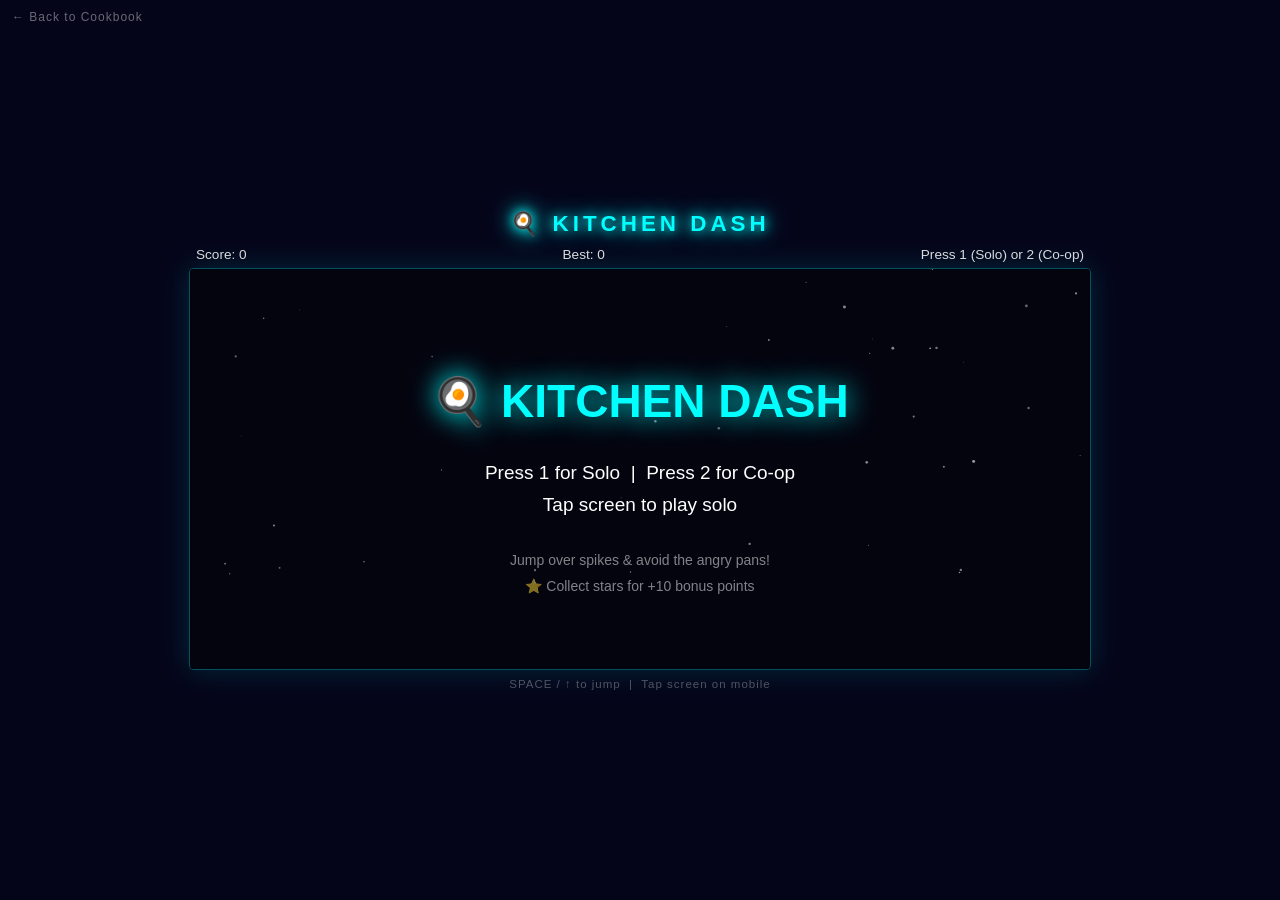
<file: startbootstrap-clean-blog-gh-pages/startbootstrap-clean-blog-gh-pages/game.html>
<!DOCTYPE html>
<html lang="en">
<head>
  <meta charset="UTF-8">
  <meta name="viewport" content="width=device-width, initial-scale=1.0">
  <title>Kitchen Dash</title>
  <style>
    * { margin: 0; padding: 0; box-sizing: border-box; }
    body {
      background: #05051a;
      display: flex;
      flex-direction: column;
      align-items: center;
      justify-content: center;
      min-height: 100vh;
      font-family: Arial, sans-serif;
      overflow: hidden;
    }
    #title {
      color: #0ff;
      font-size: 1.4rem;
      font-weight: bold;
      text-shadow: 0 0 12px #0ff, 0 0 24px #0ff;
      margin-bottom: 6px;
      letter-spacing: 4px;
    }
    #ui {
      width: 900px;
      max-width: 98vw;
      display: flex;
      justify-content: space-between;
      color: white;
      padding: 4px 6px 6px;
      font-size: 0.85rem;
      opacity: 0.85;
    }
    canvas {
      display: block;
      max-width: 98vw;
      border: 1px solid rgba(0,255,255,0.3);
      box-shadow: 0 0 30px rgba(0,255,255,0.15);
      border-radius: 4px;
    }
    #back {
      position: fixed;
      top: 10px;
      left: 12px;
      color: rgba(255,255,255,0.4);
      text-decoration: none;
      font-size: 0.75rem;
      letter-spacing: 1px;
      transition: color 0.2s, opacity 0.2s;
    }
    #back:hover { color: #0ff; }
    #hint {
      margin-top: 8px;
      color: rgba(255,255,255,0.3);
      font-size: 0.72rem;
      letter-spacing: 1px;
    }
  </style>
</head>
<body>

<a href="fromScratch.html" id="back">← Back to Cookbook</a>
<div id="title">🍳 KITCHEN DASH</div>
<div id="ui">
  <span id="score-display">Score: 0</span>
  <span id="hi-display">Best: 0</span>
  <span id="mode-display">Press 1 (Solo) or 2 (Co-op)</span>
</div>
<canvas id="game" width="900" height="400"></canvas>
<div id="hint">SPACE / ↑ to jump &nbsp;|&nbsp; Tap screen on mobile</div>

<script>
const canvas = document.getElementById("game");
const ctx = canvas.getContext("2d");

let players = [], objects = [], particles = [], floatingTexts = [];
let running = false;
let mode = 1;
let gameTime = 0;
let speed = 7;
let hiScore = parseInt(localStorage.getItem('kitchenDashHi') || '0');

const gravity = 0.7;
const JUMP = -13;
const groundY = 318;
const neon = ["#0ff", "#f0f", "#0f0", "#ff0", "#09f"];
let neonIdx = 0, neonTimer = 0;

document.getElementById('hi-display').textContent = `Best: ${hiScore}`;

// ── Player ──
function Player(x, color, keyCode) {
  this.x = x; this.y = groundY; this.vy = 0;
  this.size = 24; this.color = color; this.keyCode = keyCode;
  this.alive = true; this.score = 0; this.onGround = true;

  this.update = () => {
    this.vy += gravity;
    this.y += this.vy;
    if (this.y >= groundY) { this.y = groundY; this.vy = 0; this.onGround = true; }
    else { this.onGround = false; }
  };

  this.draw = () => {
    const s = this.size, x = this.x, y = this.y;
    ctx.shadowBlur = 14; ctx.shadowColor = this.color;
    // body
    ctx.fillStyle = this.color;
    ctx.fillRect(x, y, s, s);
    // white face
    ctx.fillStyle = 'rgba(255,255,255,0.85)';
    ctx.fillRect(x + 4, y + 6, s - 8, s - 10);
    // eyes
    ctx.fillStyle = '#333';
    ctx.fillRect(x + 6, y + 9, 4, 4);
    ctx.fillRect(x + 14, y + 9, 4, 4);
    // smile
    ctx.strokeStyle = '#333'; ctx.lineWidth = 1.5;
    ctx.beginPath();
    ctx.arc(x + s / 2, y + 17, 4, 0, Math.PI);
    ctx.stroke();
    // chef hat
    ctx.fillStyle = 'white';
    ctx.fillRect(x + 4, y - 9, s - 8, 9);
    ctx.fillRect(x + 8, y - 17, s - 16, 9);
    ctx.shadowBlur = 0; ctx.lineWidth = 1;
  };

  this.jump = () => { if (this.onGround) { this.vy = JUMP; this.onGround = false; } };

  this.die = () => {
    this.alive = false;
    for (let i = 0; i < 18; i++) particles.push(new Particle(this.x + this.size / 2, this.y + this.size / 2, this.color));
  };
}

// ── Particle ──
function Particle(x, y, color) {
  this.x = x; this.y = y;
  this.vx = (Math.random() - 0.5) * 10;
  this.vy = (Math.random() - 0.5) * 10 - 4;
  this.life = 1.0; this.color = color;
  this.r = Math.random() * 4 + 2;

  this.update = () => { this.x += this.vx; this.y += this.vy; this.vy += 0.35; this.life -= 0.028; };
  this.draw = () => {
    ctx.globalAlpha = Math.max(0, this.life);
    ctx.fillStyle = this.color;
    ctx.beginPath(); ctx.arc(this.x, this.y, this.r, 0, Math.PI * 2); ctx.fill();
    ctx.globalAlpha = 1;
  };
}

// ── Floating text ──
function FloatingText(x, y, text, color) {
  this.x = x; this.y = y; this.text = text; this.color = color; this.life = 1.0;
  this.update = () => { this.y -= 1.5; this.life -= 0.022; };
  this.draw = () => {
    ctx.globalAlpha = Math.max(0, this.life);
    ctx.fillStyle = this.color;
    ctx.font = 'bold 15px Arial';
    ctx.fillText(this.text, this.x, this.y);
    ctx.globalAlpha = 1;
  };
}

// ── Spike ──
function Spike(x) {
  this.x = x; this.w = 26; this.h = 28; this.type = 'spike';
  this.update = () => { this.x -= speed; };
  this.draw = () => {
    ctx.fillStyle = neon[neonIdx];
    ctx.shadowBlur = 10; ctx.shadowColor = neon[neonIdx];
    ctx.beginPath();
    ctx.moveTo(this.x, groundY + 22);
    ctx.lineTo(this.x + this.w / 2, groundY - this.h);
    ctx.lineTo(this.x + this.w, groundY + 22);
    ctx.closePath(); ctx.fill(); ctx.shadowBlur = 0;
  };
  this.hit = p =>
    p.x + 3 < this.x + this.w - 3 &&
    p.x + p.size - 3 > this.x + 3 &&
    p.y + p.size > groundY - this.h + 6;
}

// ── Monster (angry frying pan) ──
function Monster(x) {
  this.x = x; this.y = groundY - 42; this.w = 34; this.h = 34; this.type = 'monster';
  this.wobble = Math.random() * Math.PI * 2;
  this.update = () => { this.x -= speed * 0.88; this.wobble += 0.12; };
  this.draw = () => {
    const yo = Math.sin(this.wobble) * 3;
    // pan
    ctx.fillStyle = '#999'; ctx.fillRect(this.x, this.y + yo, this.w, this.h);
    ctx.fillStyle = '#666'; ctx.fillRect(this.x + this.w, this.y + 10 + yo, 18, 8);
    // red eyes
    ctx.fillStyle = '#ff003c';
    ctx.fillRect(this.x + 6, this.y + 8 + yo, 7, 7);
    ctx.fillRect(this.x + 21, this.y + 8 + yo, 7, 7);
    // angry brows
    ctx.strokeStyle = '#ff003c'; ctx.lineWidth = 2.5;
    ctx.beginPath();
    ctx.moveTo(this.x + 3, this.y + 5 + yo); ctx.lineTo(this.x + 15, this.y + 9 + yo);
    ctx.moveTo(this.x + 31, this.y + 5 + yo); ctx.lineTo(this.x + 19, this.y + 9 + yo);
    ctx.stroke();
    // frown
    ctx.beginPath(); ctx.arc(this.x + 17, this.y + 26 + yo, 5, Math.PI, 0); ctx.stroke();
    ctx.lineWidth = 1;
  };
  this.hit = p =>
    p.x + 2 < this.x + this.w && p.x + p.size - 2 > this.x &&
    p.y + 2 < this.y + this.h && p.y + p.size - 2 > this.y;
}

// ── Platform ──
function Platform(x) {
  this.x = x; this.y = groundY - (Math.random() * 100 + 55); this.w = 100; this.h = 12; this.type = 'platform';
  this.update = () => { this.x -= speed; };
  this.draw = () => {
    ctx.shadowBlur = 8; ctx.shadowColor = neon[neonIdx];
    ctx.fillStyle = neon[neonIdx];
    ctx.fillRect(this.x, this.y, this.w, this.h);
    ctx.shadowBlur = 0;
  };
  this.stand = p => {
    if (p.x + p.size > this.x && p.x < this.x + this.w &&
        p.y + p.size >= this.y && p.y + p.size <= this.y + 16 && p.vy >= 0) {
      p.y = this.y - p.size; p.vy = 0; p.onGround = true;
    }
  };
}

// ── Star/Coin ──
function Star(x, y) {
  this.x = x;
  this.y = y !== undefined ? y : groundY - 30 - Math.random() * 80;
  this.r = 10; this.type = 'star'; this.spin = 0; this.collected = false;
  this.update = () => { this.x -= speed; this.spin += 0.08; };
  this.draw = () => {
    if (this.collected) return;
    ctx.shadowBlur = 12; ctx.shadowColor = '#ff0';
    ctx.fillStyle = '#ff0';
    ctx.save();
    ctx.translate(this.x, this.y); ctx.rotate(this.spin);
    ctx.beginPath();
    for (let i = 0; i < 5; i++) {
      const a = (i * Math.PI * 2) / 5 - Math.PI / 2;
      const b = a + Math.PI / 5;
      ctx.lineTo(Math.cos(a) * this.r, Math.sin(a) * this.r);
      ctx.lineTo(Math.cos(b) * this.r * 0.42, Math.sin(b) * this.r * 0.42);
    }
    ctx.closePath(); ctx.fill();
    ctx.restore(); ctx.shadowBlur = 0;
  };
  this.collect = p => {
    if (this.collected) return;
    const dx = p.x + p.size / 2 - this.x, dy = p.y + p.size / 2 - this.y;
    if (dx * dx + dy * dy < (p.size / 2 + this.r) ** 2) {
      this.collected = true;
      p.score += 10;
      floatingTexts.push(new FloatingText(this.x - 8, this.y - 10, '+10 ⭐', '#ff0'));
    }
  };
}

// ── Spawner ──
function spawn() {
  if (gameTime < 100) return;
  if (objects.length > 0 && objects[objects.length - 1].x > canvas.width - 200) return;
  const last = objects[objects.length - 1];
  const r = Math.random();
  if (r < 0.35 && last?.type !== 'spike') {
    objects.push(new Spike(canvas.width));
  } else if (r < 0.62) {
    const p = new Platform(canvas.width);
    objects.push(p);
    if (Math.random() < 0.6) objects.push(new Star(p.x + p.w / 2, p.y - 22));
  } else if (r < 0.85) {
    objects.push(new Monster(canvas.width));
  } else {
    objects.push(new Star(canvas.width));
  }
}

// ── Background ──
let stars = [];
for (let i = 0; i < 40; i++) {
  stars.push({ x: Math.random() * 900, y: Math.random() * (groundY - 10), r: Math.random() * 1.2 + 0.3, b: Math.random() });
}

function drawBg() {
  const g = ctx.createLinearGradient(0, 0, 0, canvas.height);
  g.addColorStop(0, '#04040f');
  g.addColorStop(0.7, '#080818');
  g.addColorStop(1, '#0d0d22');
  ctx.fillStyle = g; ctx.fillRect(0, 0, canvas.width, canvas.height);

  // twinkle stars
  stars.forEach(s => {
    const alpha = 0.2 + Math.abs(Math.sin(gameTime * 0.015 + s.b * 10)) * 0.4;
    ctx.globalAlpha = alpha;
    ctx.fillStyle = 'white';
    ctx.beginPath(); ctx.arc(s.x, s.y, s.r, 0, Math.PI * 2); ctx.fill();
  });
  ctx.globalAlpha = 1;

  // ground line
  ctx.shadowBlur = 16; ctx.shadowColor = neon[neonIdx];
  ctx.strokeStyle = neon[neonIdx]; ctx.lineWidth = 2;
  ctx.beginPath(); ctx.moveTo(0, groundY + 22); ctx.lineTo(canvas.width, groundY + 22); ctx.stroke();
  ctx.shadowBlur = 0; ctx.lineWidth = 1;
}

// ── Start ──
function start(m) {
  mode = m; players = []; objects = []; particles = []; floatingTexts = [];
  running = true; gameTime = 0; speed = 7;
  players.push(new Player(100, "#0ff", "Space"));
  if (mode === 2) players.push(new Player(150, "#f0f", "ArrowUp"));
  document.getElementById('mode-display').textContent = mode === 1 ? 'SPACE to jump' : 'P1: SPACE  |  P2: ↑';
  loop();
}

// ── Controls ──
document.addEventListener("keydown", e => {
  if (!running) { if (e.key === "1") start(1); if (e.key === "2") start(2); return; }
  players.forEach(p => { if (e.code === p.keyCode) p.jump(); });
});

canvas.addEventListener("touchstart", e => {
  e.preventDefault();
  if (!running) { start(1); return; }
  players.forEach(p => { if (p.alive) p.jump(); });
}, { passive: false });

// ── Loop ──
function loop() {
  if (!running) return;
  gameTime++;
  if (gameTime % 350 === 0) speed = Math.min(speed + 0.5, 15);
  neonTimer++; if (neonTimer > 50) { neonIdx = (neonIdx + 1) % neon.length; neonTimer = 0; }

  drawBg();
  spawn();

  objects.forEach(o => {
    o.update(); o.draw();
    players.forEach(p => {
      if (!p.alive) return;
      if (o.hit && o.hit(p)) p.die();
      if (o.stand) o.stand(p);
      if (o.collect) o.collect(p);
    });
  });
  objects = objects.filter(o => o.x > -160 && !o.collected);

  particles.forEach(pt => { pt.update(); pt.draw(); });
  particles = particles.filter(pt => pt.life > 0);

  floatingTexts.forEach(ft => { ft.update(); ft.draw(); });
  floatingTexts = floatingTexts.filter(ft => ft.life > 0);

  players.forEach(p => { if (p.alive) { p.update(); p.draw(); p.score++; } });

  // HUD
  ctx.fillStyle = 'rgba(255,255,255,0.9)'; ctx.font = 'bold 14px Arial';
  players.forEach((p, i) => ctx.fillText(`P${i + 1}: ${p.score}`, 10, 20 + i * 22));
  ctx.fillStyle = 'rgba(255,255,255,0.3)'; ctx.font = '11px Arial';
  ctx.fillText(`${speed.toFixed(1)}x`, canvas.width - 36, 16);

  const maxScore = Math.max(...players.map(p => p.score));
  document.getElementById('score-display').textContent = `Score: ${maxScore}`;

  if (players.every(p => !p.alive)) { running = false; gameOver(); return; }
  requestAnimationFrame(loop);
}

// ── Game Over ──
function gameOver() {
  const maxScore = Math.max(...players.map(p => p.score));
  const newHi = maxScore > hiScore;
  if (newHi) { hiScore = maxScore; localStorage.setItem('kitchenDashHi', hiScore); document.getElementById('hi-display').textContent = `Best: ${hiScore}`; }

  ctx.fillStyle = 'rgba(0,0,0,0.7)'; ctx.fillRect(0, 0, canvas.width, canvas.height);
  ctx.textAlign = 'center';

  ctx.font = 'bold 44px Arial'; ctx.shadowBlur = 24; ctx.shadowColor = '#f0f';
  ctx.fillStyle = '#f0f'; ctx.fillText('GAME OVER', canvas.width / 2, 130);
  ctx.shadowBlur = 0;

  ctx.font = '22px Arial'; ctx.fillStyle = 'white';
  players.forEach((p, i) => ctx.fillText(`Player ${i + 1}: ${p.score}`, canvas.width / 2, 188 + i * 36));

  if (newHi && maxScore > 0) {
    ctx.font = 'bold 19px Arial'; ctx.fillStyle = '#ff0';
    ctx.shadowBlur = 10; ctx.shadowColor = '#ff0';
    ctx.fillText('🏆 New High Score!', canvas.width / 2, 192 + players.length * 36);
    ctx.shadowBlur = 0;
  }

  ctx.font = '17px Arial'; ctx.fillStyle = '#0ff';
  ctx.fillText('Press 1 (Solo)  or  2 (Co-op)  to restart', canvas.width / 2, 305);
  ctx.fillStyle = 'rgba(255,255,255,0.45)'; ctx.font = '13px Arial';
  ctx.fillText('Tap screen to restart', canvas.width / 2, 328);
  ctx.textAlign = 'left';
  document.getElementById('score-display').textContent = `Score: ${maxScore}`;
}

// ── Title screen ──
(function titleScreen() {
  ctx.fillStyle = '#04040f'; ctx.fillRect(0, 0, canvas.width, canvas.height);
  stars.forEach(s => {
    ctx.globalAlpha = 0.3 + s.b * 0.4; ctx.fillStyle = 'white';
    ctx.beginPath(); ctx.arc(s.x, s.y, s.r, 0, Math.PI * 2); ctx.fill();
  });
  ctx.globalAlpha = 1;
  ctx.textAlign = 'center';
  ctx.font = 'bold 46px Arial'; ctx.shadowBlur = 28; ctx.shadowColor = '#0ff';
  ctx.fillStyle = '#0ff'; ctx.fillText('🍳 KITCHEN DASH', canvas.width / 2, 148);
  ctx.shadowBlur = 0;
  ctx.font = '19px Arial'; ctx.fillStyle = 'white';
  ctx.fillText('Press 1 for Solo  |  Press 2 for Co-op', canvas.width / 2, 210);
  ctx.fillText('Tap screen to play solo', canvas.width / 2, 242);
  ctx.font = '14px Arial'; ctx.fillStyle = 'rgba(255,255,255,0.5)';
  ctx.fillText('Jump over spikes & avoid the angry pans!', canvas.width / 2, 296);
  ctx.fillText('⭐ Collect stars for +10 bonus points', canvas.width / 2, 322);
  ctx.textAlign = 'left';
})();
</script>

</body>
</html>
</file>
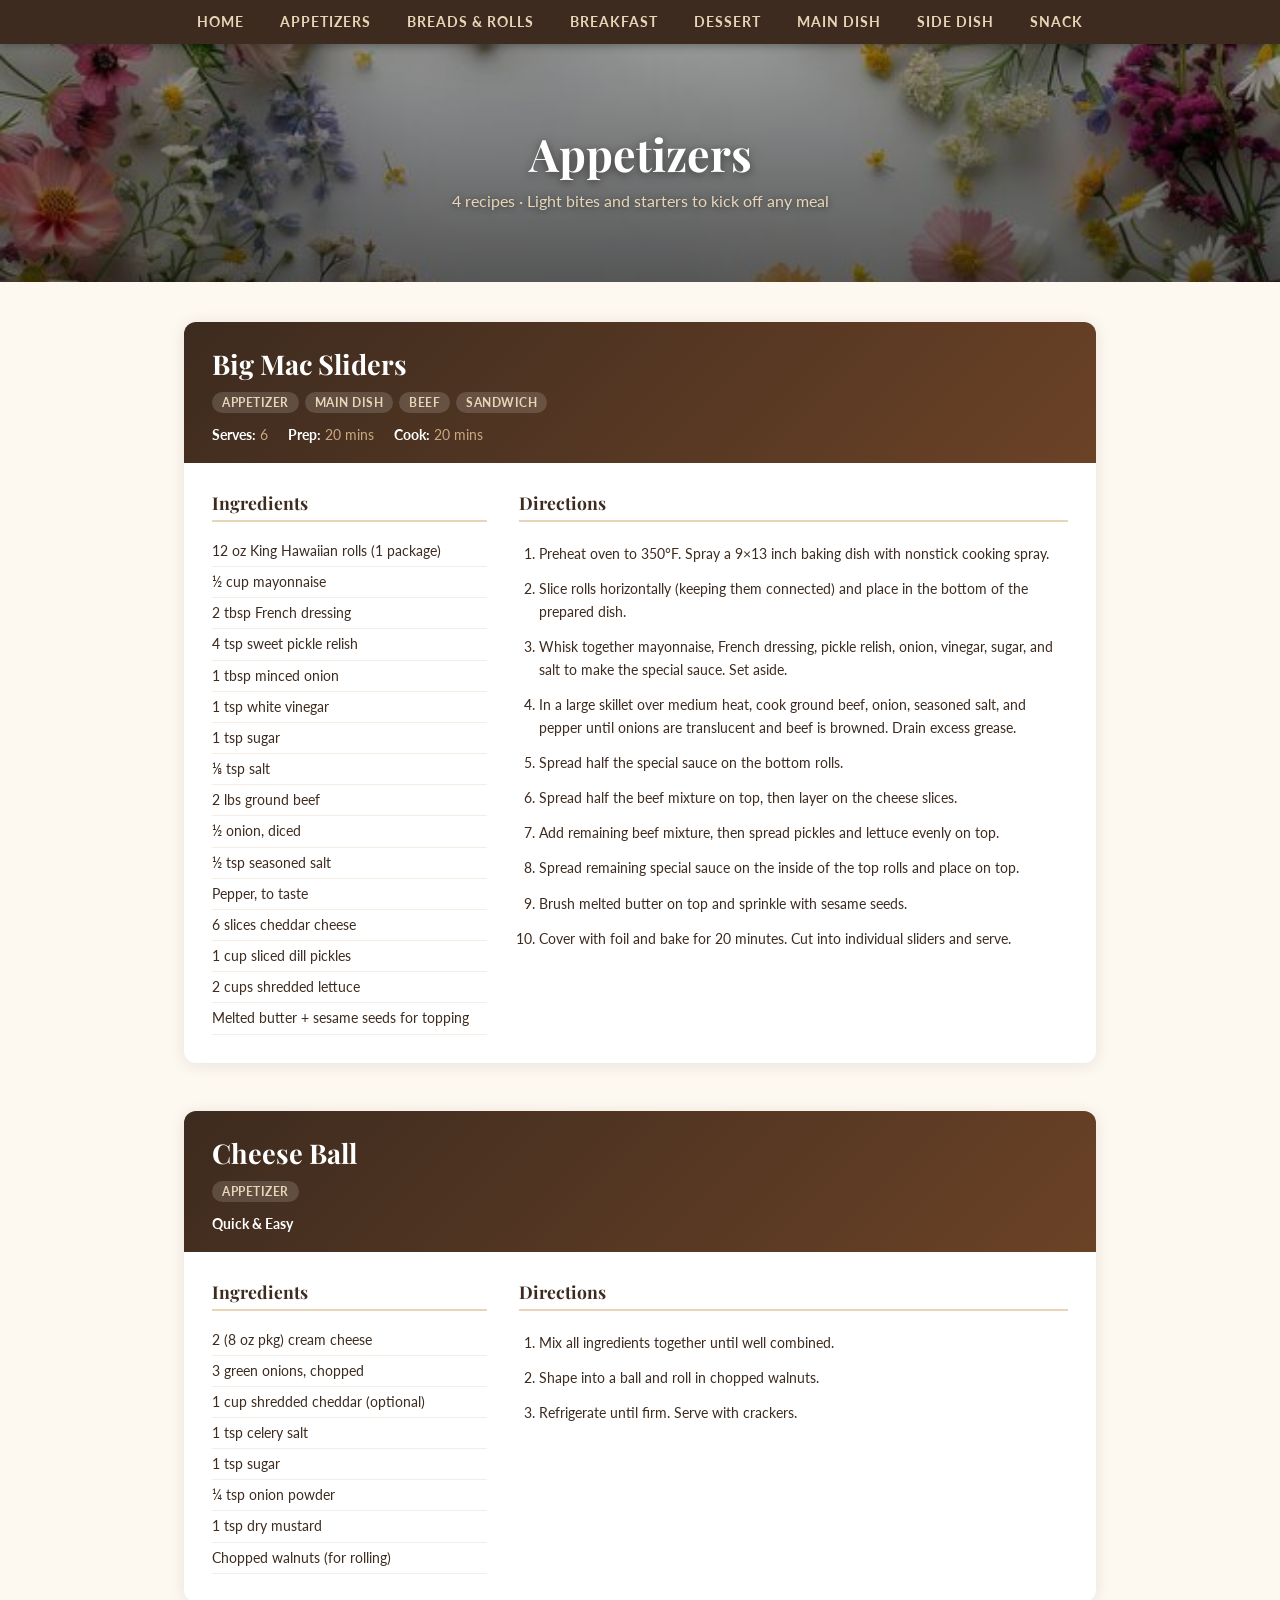
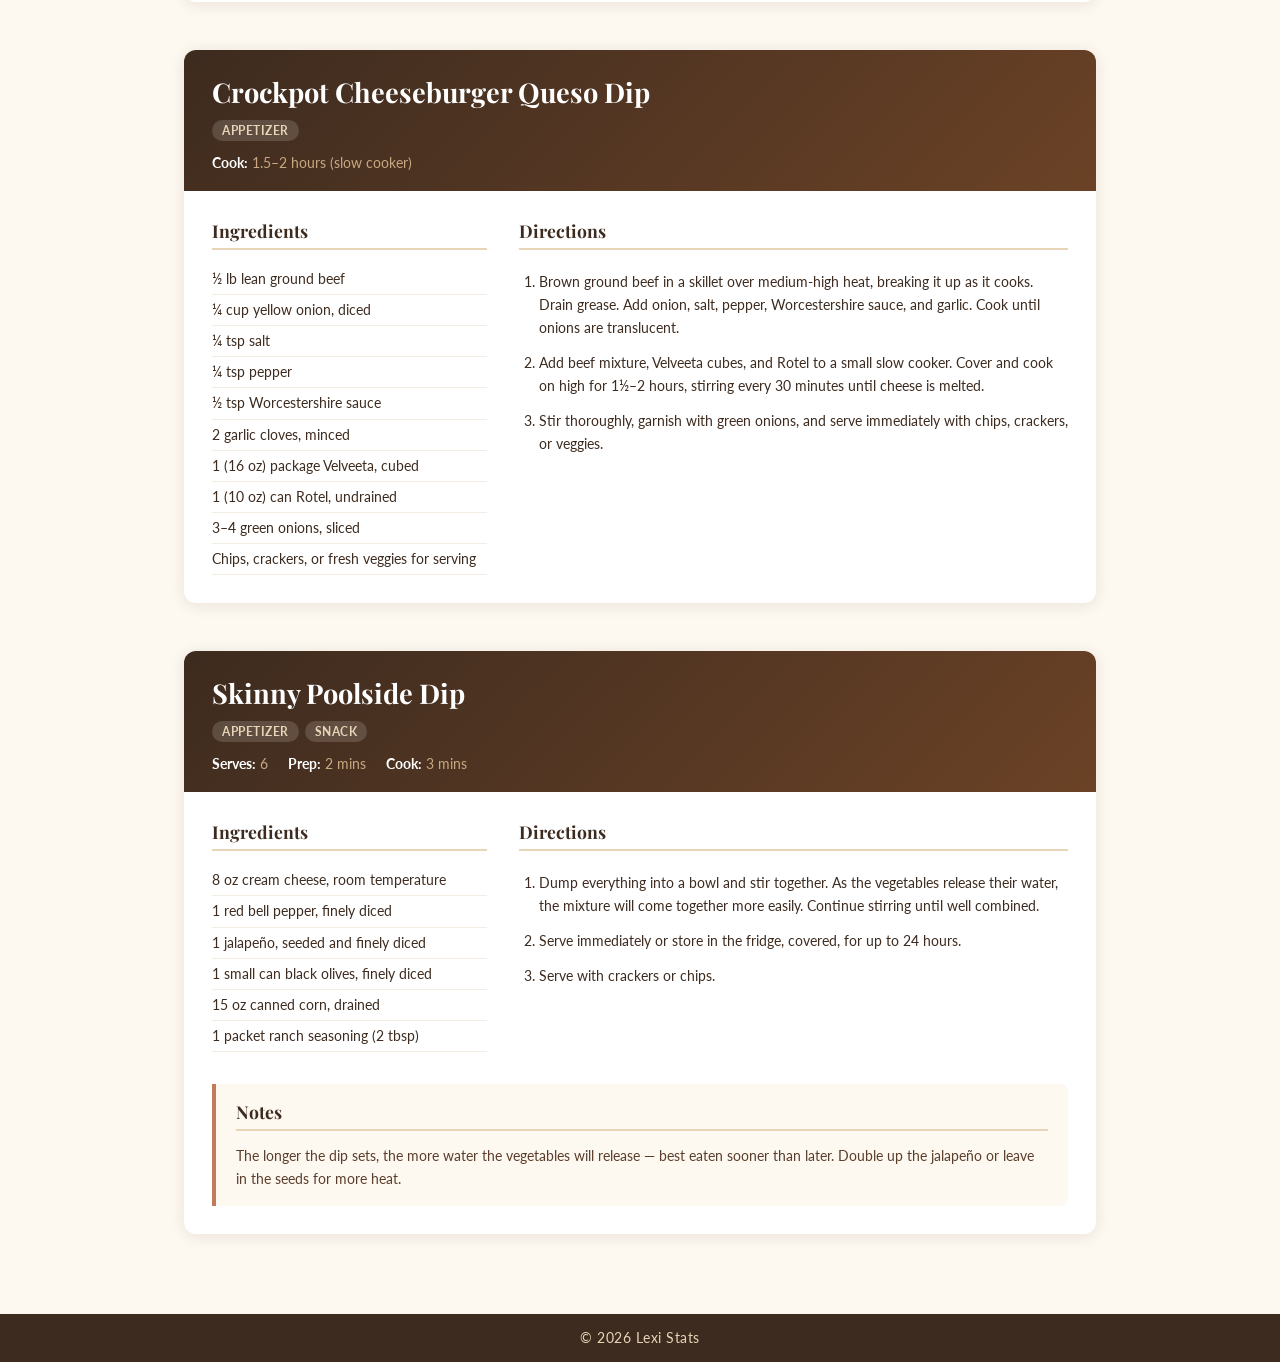
<file: startbootstrap-clean-blog-gh-pages/startbootstrap-clean-blog-gh-pages/Cookbook/Appetizers.html>
<!DOCTYPE html>
<html lang="en">
<head>
    <meta charset="UTF-8">
    <meta name="viewport" content="width=device-width, initial-scale=1.0">
    <title>Appetizers – Mom's Cookbook</title>
    <link rel="stylesheet" type="text/css" href="../css/myStyles.css">
</head>
<body>

    <nav>
        <a href="../fromScratch.html">Home</a>
        <a href="#">Appetizers</a>
        <a href="BreadsandRolls.html">Breads &amp; Rolls</a>
        <a href="Breakfast.html">Breakfast</a>
        <a href="Dessert.html">Dessert</a>
        <a href="MainDish.html">Main Dish</a>
        <a href="SideDish.html">Side Dish</a>
        <a href="Snack.html">Snack</a>
    </nav>

    <div class="category-header">
        <h1>Appetizers</h1>
        <p>4 recipes · Light bites and starters to kick off any meal</p>
    </div>

    <div class="recipe-list">

        <!-- Big Mac Sliders -->
        <div class="recipe-card">
            <div class="recipe-card-header">
                <h2>Big Mac Sliders</h2>
                <div class="recipe-tags">
                    <span class="tag">Appetizer</span>
                    <span class="tag">Main Dish</span>
                    <span class="tag">Beef</span>
                    <span class="tag">Sandwich</span>
                </div>
                <div class="recipe-meta">
                    <span><strong>Serves:</strong> 6</span>
                    <span><strong>Prep:</strong> 20 mins</span>
                    <span><strong>Cook:</strong> 20 mins</span>
                </div>
            </div>
            <div class="recipe-body">
                <div class="recipe-ingredients">
                    <h3>Ingredients</h3>
                    <ul>
                        <li>12 oz King Hawaiian rolls (1 package)</li>
                        <li>½ cup mayonnaise</li>
                        <li>2 tbsp French dressing</li>
                        <li>4 tsp sweet pickle relish</li>
                        <li>1 tbsp minced onion</li>
                        <li>1 tsp white vinegar</li>
                        <li>1 tsp sugar</li>
                        <li>⅛ tsp salt</li>
                        <li>2 lbs ground beef</li>
                        <li>½ onion, diced</li>
                        <li>½ tsp seasoned salt</li>
                        <li>Pepper, to taste</li>
                        <li>6 slices cheddar cheese</li>
                        <li>1 cup sliced dill pickles</li>
                        <li>2 cups shredded lettuce</li>
                        <li>Melted butter + sesame seeds for topping</li>
                    </ul>
                </div>
                <div class="recipe-directions">
                    <h3>Directions</h3>
                    <ol>
                        <li>Preheat oven to 350°F. Spray a 9×13 inch baking dish with nonstick cooking spray.</li>
                        <li>Slice rolls horizontally (keeping them connected) and place in the bottom of the prepared dish.</li>
                        <li>Whisk together mayonnaise, French dressing, pickle relish, onion, vinegar, sugar, and salt to make the special sauce. Set aside.</li>
                        <li>In a large skillet over medium heat, cook ground beef, onion, seasoned salt, and pepper until onions are translucent and beef is browned. Drain excess grease.</li>
                        <li>Spread half the special sauce on the bottom rolls.</li>
                        <li>Spread half the beef mixture on top, then layer on the cheese slices.</li>
                        <li>Add remaining beef mixture, then spread pickles and lettuce evenly on top.</li>
                        <li>Spread remaining special sauce on the inside of the top rolls and place on top.</li>
                        <li>Brush melted butter on top and sprinkle with sesame seeds.</li>
                        <li>Cover with foil and bake for 20 minutes. Cut into individual sliders and serve.</li>
                    </ol>
                </div>
            </div>
        </div>

        <!-- Cheese Ball -->
        <div class="recipe-card">
            <div class="recipe-card-header">
                <h2>Cheese Ball</h2>
                <div class="recipe-tags">
                    <span class="tag">Appetizer</span>
                </div>
                <div class="recipe-meta">
                    <span><strong>Quick &amp; Easy</strong></span>
                </div>
            </div>
            <div class="recipe-body">
                <div class="recipe-ingredients">
                    <h3>Ingredients</h3>
                    <ul>
                        <li>2 (8 oz pkg) cream cheese</li>
                        <li>3 green onions, chopped</li>
                        <li>1 cup shredded cheddar (optional)</li>
                        <li>1 tsp celery salt</li>
                        <li>1 tsp sugar</li>
                        <li>¼ tsp onion powder</li>
                        <li>1 tsp dry mustard</li>
                        <li>Chopped walnuts (for rolling)</li>
                    </ul>
                </div>
                <div class="recipe-directions">
                    <h3>Directions</h3>
                    <ol>
                        <li>Mix all ingredients together until well combined.</li>
                        <li>Shape into a ball and roll in chopped walnuts.</li>
                        <li>Refrigerate until firm. Serve with crackers.</li>
                    </ol>
                </div>
            </div>
        </div>

        <!-- Crockpot Cheeseburger Queso Dip -->
        <div class="recipe-card">
            <div class="recipe-card-header">
                <h2>Crockpot Cheeseburger Queso Dip</h2>
                <div class="recipe-tags">
                    <span class="tag">Appetizer</span>
                </div>
                <div class="recipe-meta">
                    <span><strong>Cook:</strong> 1.5–2 hours (slow cooker)</span>
                </div>
            </div>
            <div class="recipe-body">
                <div class="recipe-ingredients">
                    <h3>Ingredients</h3>
                    <ul>
                        <li>½ lb lean ground beef</li>
                        <li>¼ cup yellow onion, diced</li>
                        <li>¼ tsp salt</li>
                        <li>¼ tsp pepper</li>
                        <li>½ tsp Worcestershire sauce</li>
                        <li>2 garlic cloves, minced</li>
                        <li>1 (16 oz) package Velveeta, cubed</li>
                        <li>1 (10 oz) can Rotel, undrained</li>
                        <li>3–4 green onions, sliced</li>
                        <li>Chips, crackers, or fresh veggies for serving</li>
                    </ul>
                </div>
                <div class="recipe-directions">
                    <h3>Directions</h3>
                    <ol>
                        <li>Brown ground beef in a skillet over medium-high heat, breaking it up as it cooks. Drain grease. Add onion, salt, pepper, Worcestershire sauce, and garlic. Cook until onions are translucent.</li>
                        <li>Add beef mixture, Velveeta cubes, and Rotel to a small slow cooker. Cover and cook on high for 1½–2 hours, stirring every 30 minutes until cheese is melted.</li>
                        <li>Stir thoroughly, garnish with green onions, and serve immediately with chips, crackers, or veggies.</li>
                    </ol>
                </div>
            </div>
        </div>

        <!-- Skinny Poolside Dip -->
        <div class="recipe-card">
            <div class="recipe-card-header">
                <h2>Skinny Poolside Dip</h2>
                <div class="recipe-tags">
                    <span class="tag">Appetizer</span>
                    <span class="tag">Snack</span>
                </div>
                <div class="recipe-meta">
                    <span><strong>Serves:</strong> 6</span>
                    <span><strong>Prep:</strong> 2 mins</span>
                    <span><strong>Cook:</strong> 3 mins</span>
                </div>
            </div>
            <div class="recipe-body">
                <div class="recipe-ingredients">
                    <h3>Ingredients</h3>
                    <ul>
                        <li>8 oz cream cheese, room temperature</li>
                        <li>1 red bell pepper, finely diced</li>
                        <li>1 jalapeño, seeded and finely diced</li>
                        <li>1 small can black olives, finely diced</li>
                        <li>15 oz canned corn, drained</li>
                        <li>1 packet ranch seasoning (2 tbsp)</li>
                    </ul>
                </div>
                <div class="recipe-directions">
                    <h3>Directions</h3>
                    <ol>
                        <li>Dump everything into a bowl and stir together. As the vegetables release their water, the mixture will come together more easily. Continue stirring until well combined.</li>
                        <li>Serve immediately or store in the fridge, covered, for up to 24 hours.</li>
                        <li>Serve with crackers or chips.</li>
                    </ol>
                </div>
                <div class="recipe-notes">
                    <h3>Notes</h3>
                    <p>The longer the dip sets, the more water the vegetables will release — best eaten sooner than later. Double up the jalapeño or leave in the seeds for more heat.</p>
                </div>
            </div>
        </div>

    </div>

    <div class="footer">
        &copy; 2026 Lexi Stats
    </div>

</body>
</html>
</file>
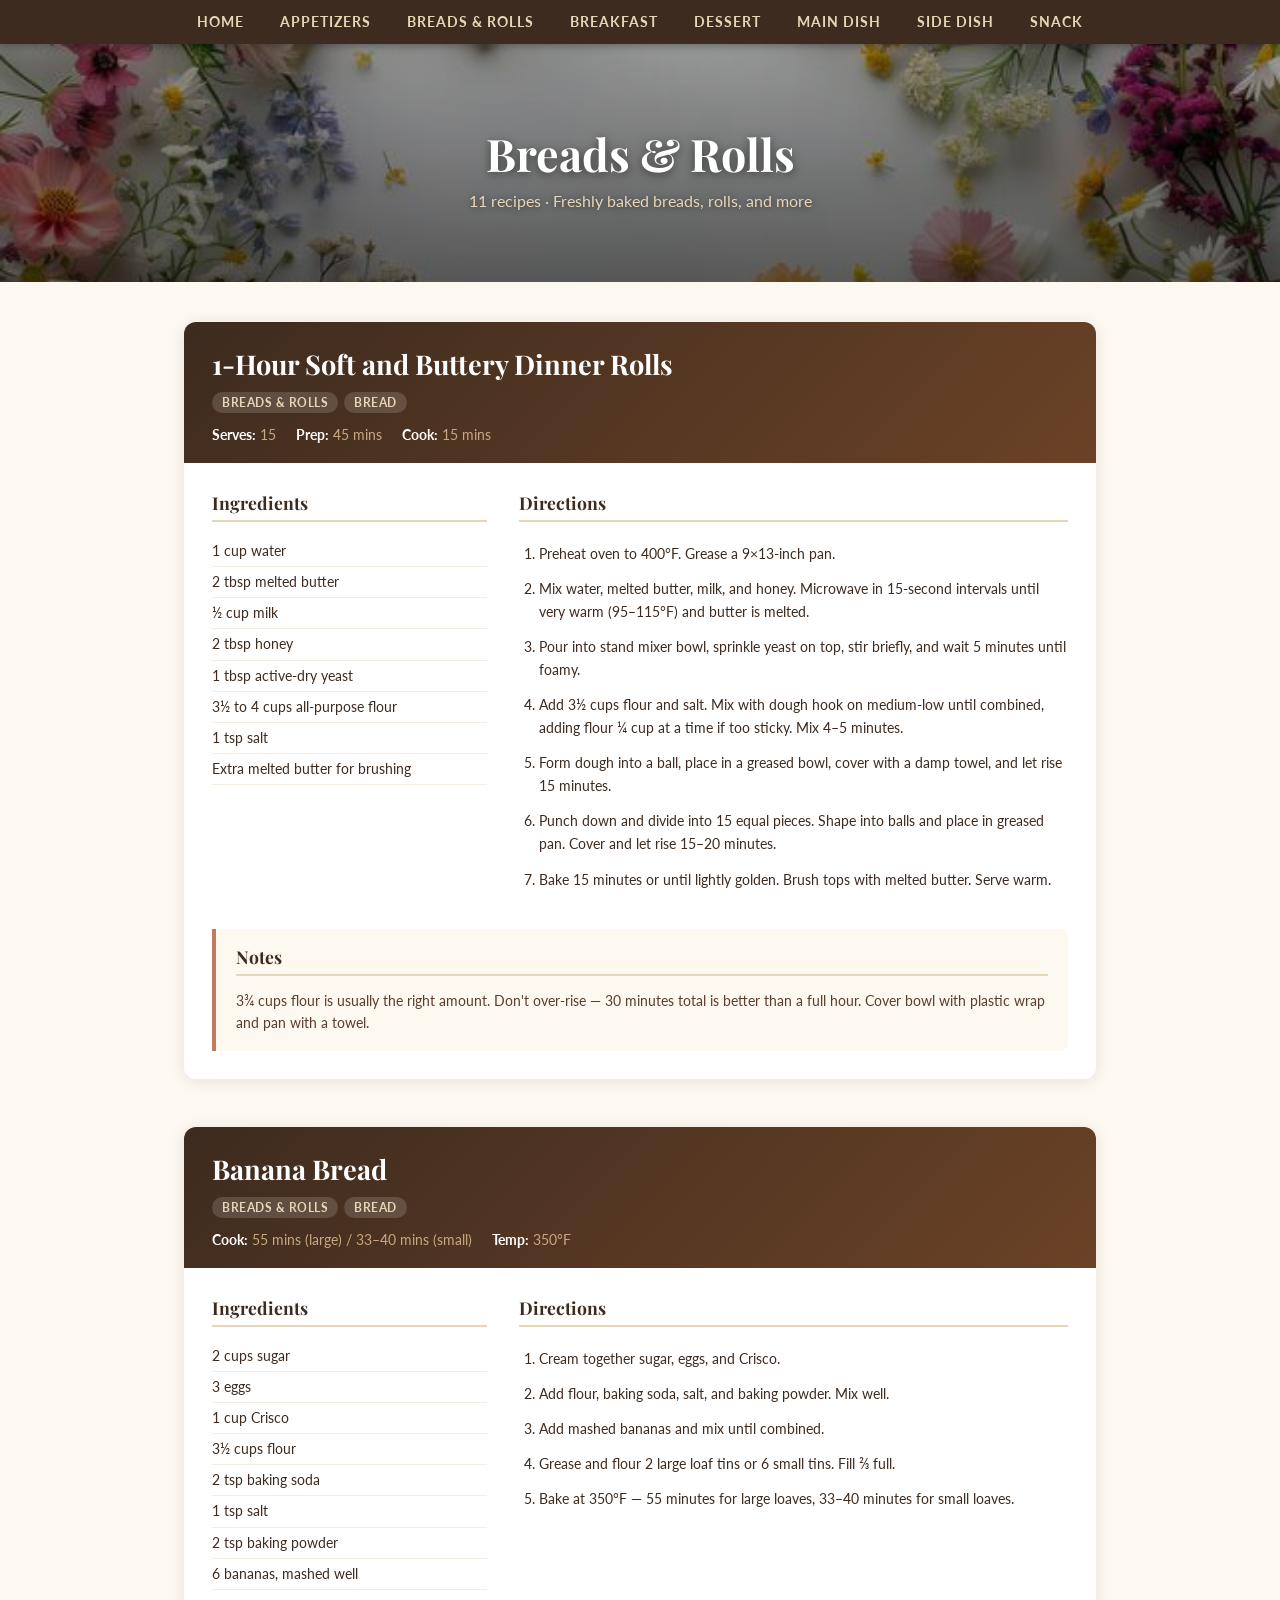
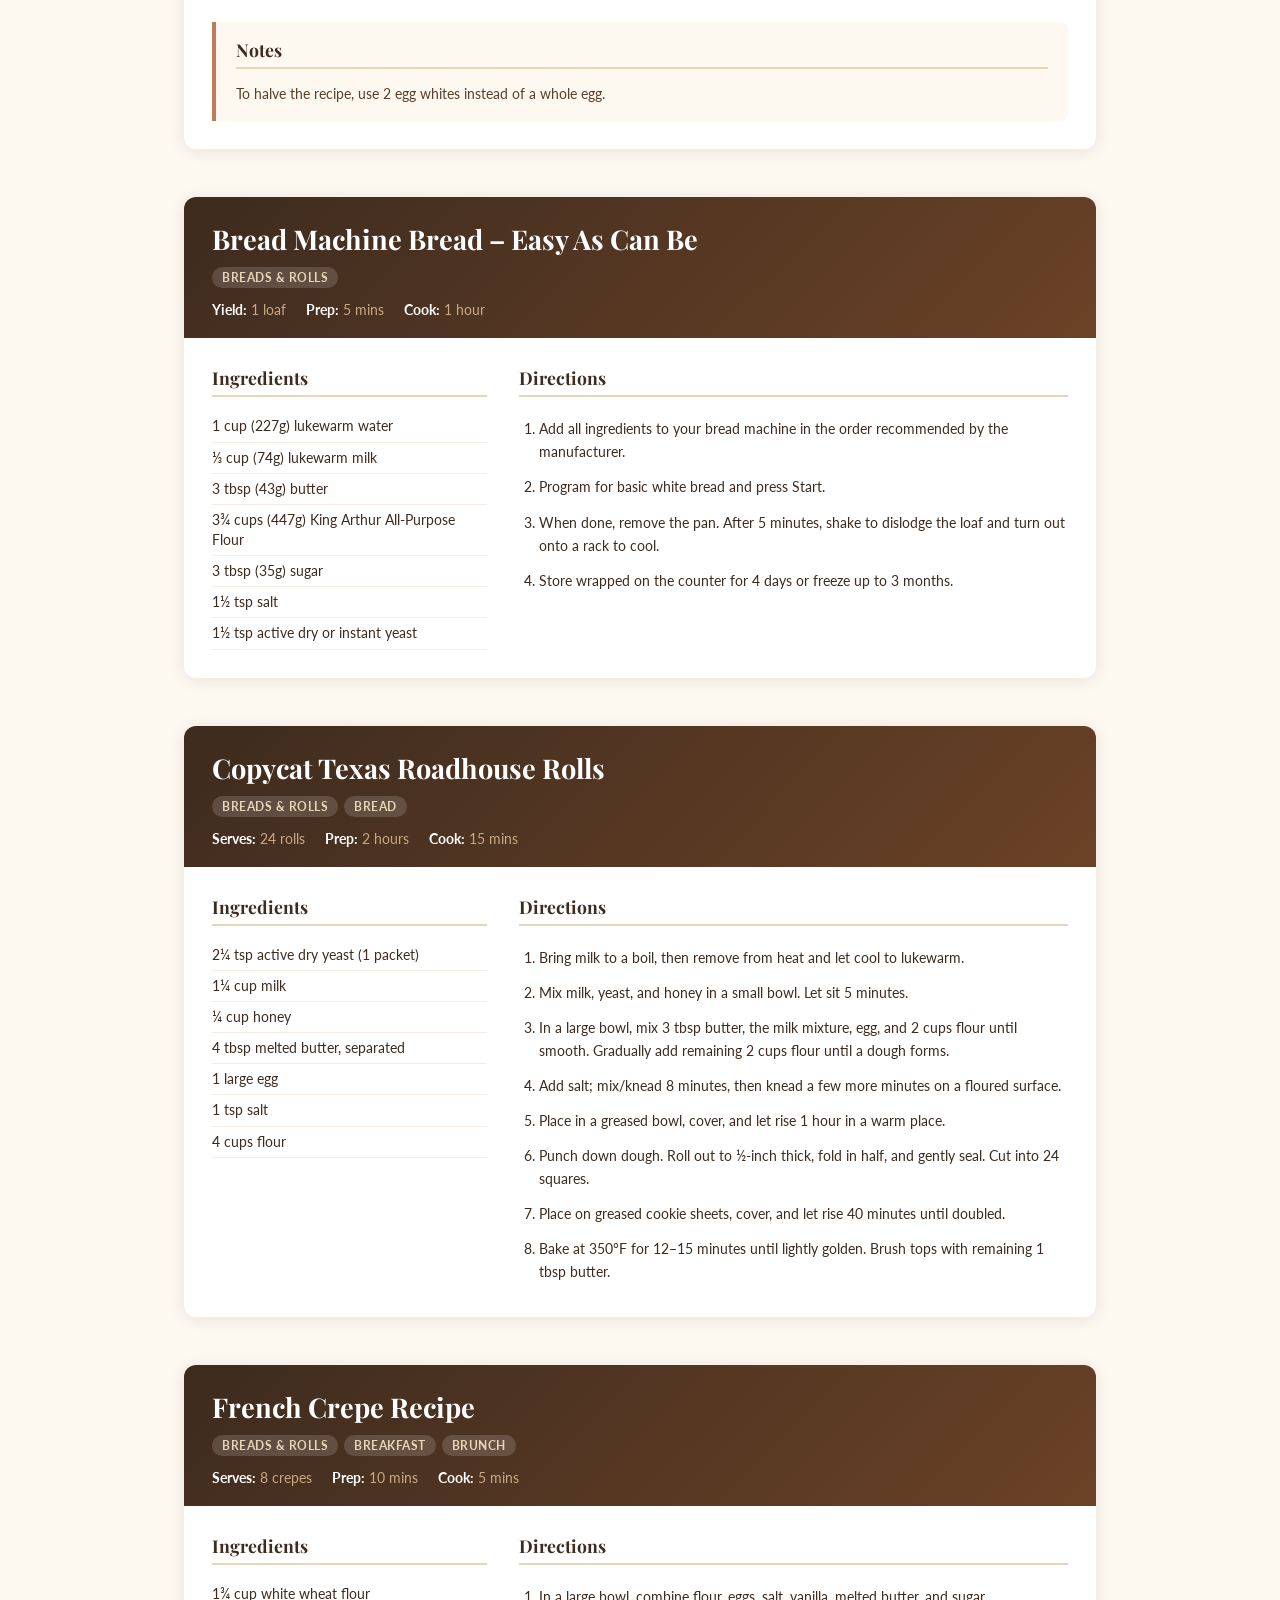
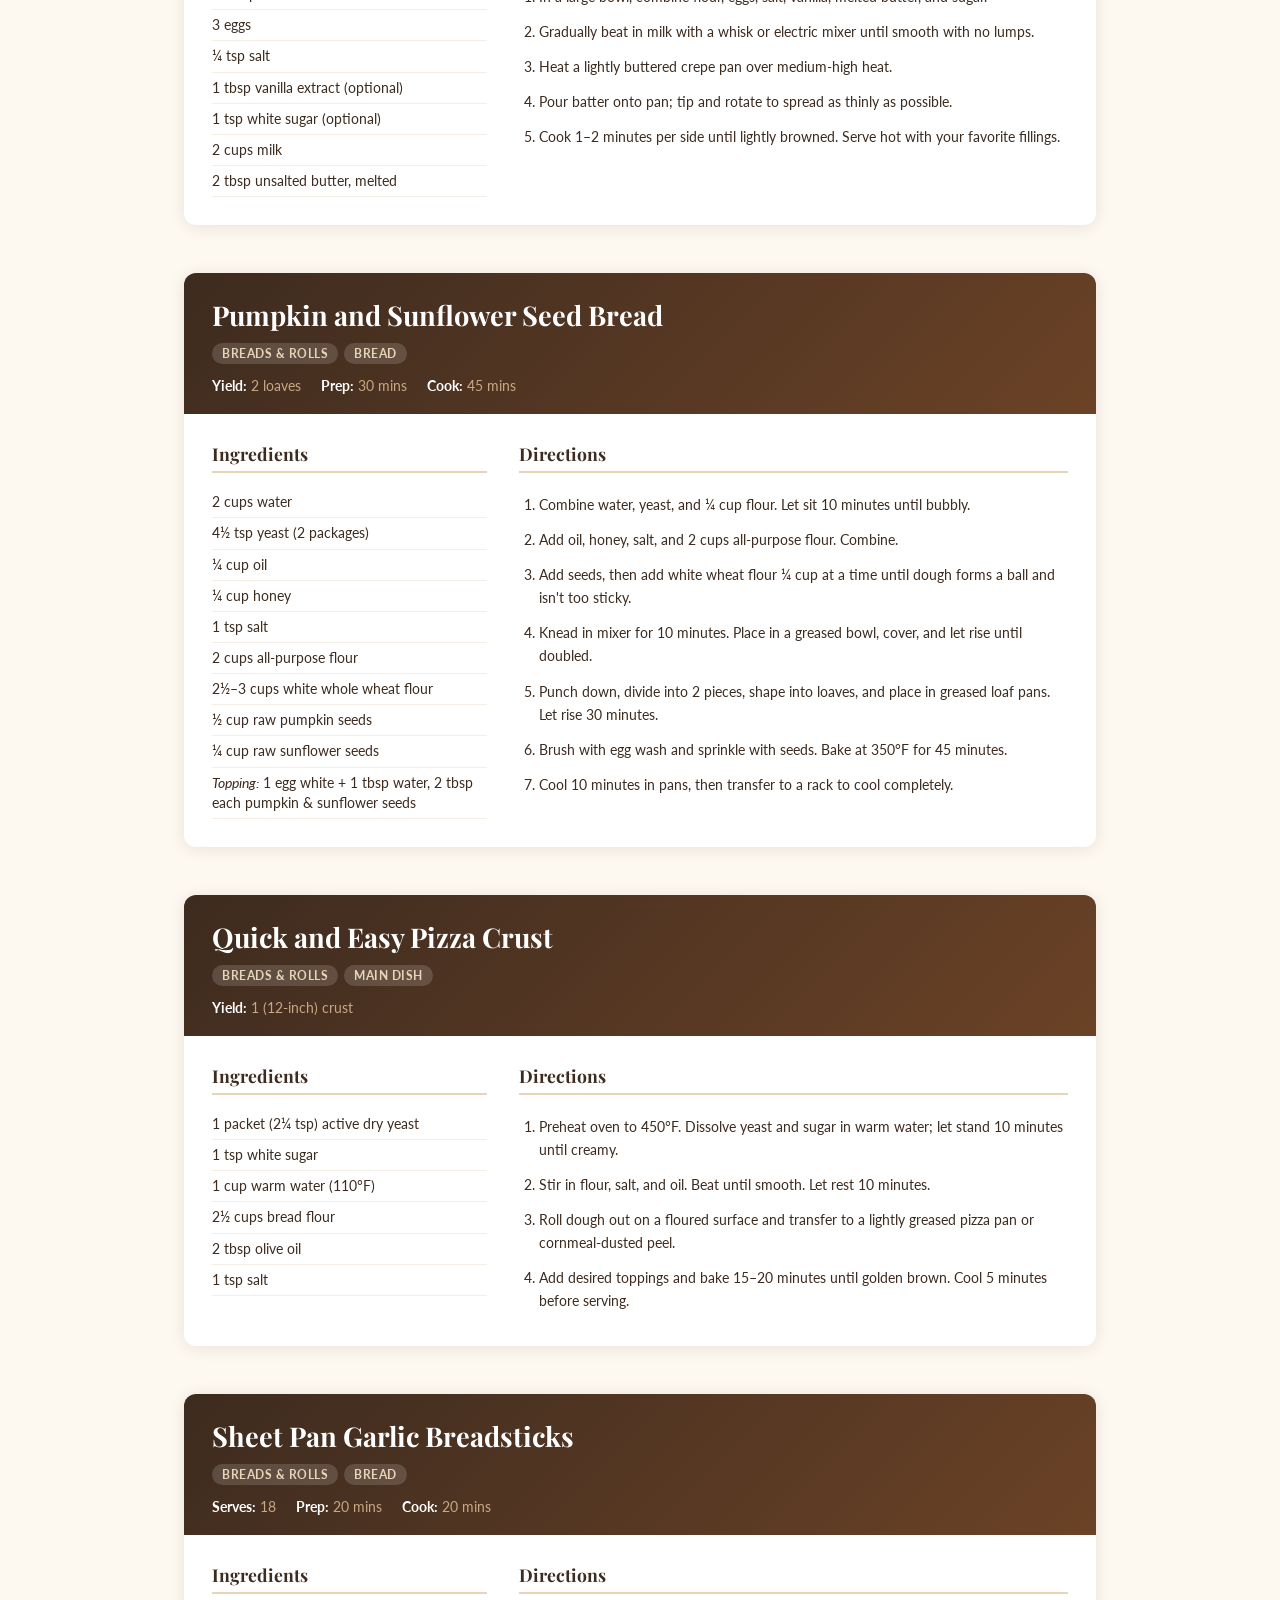
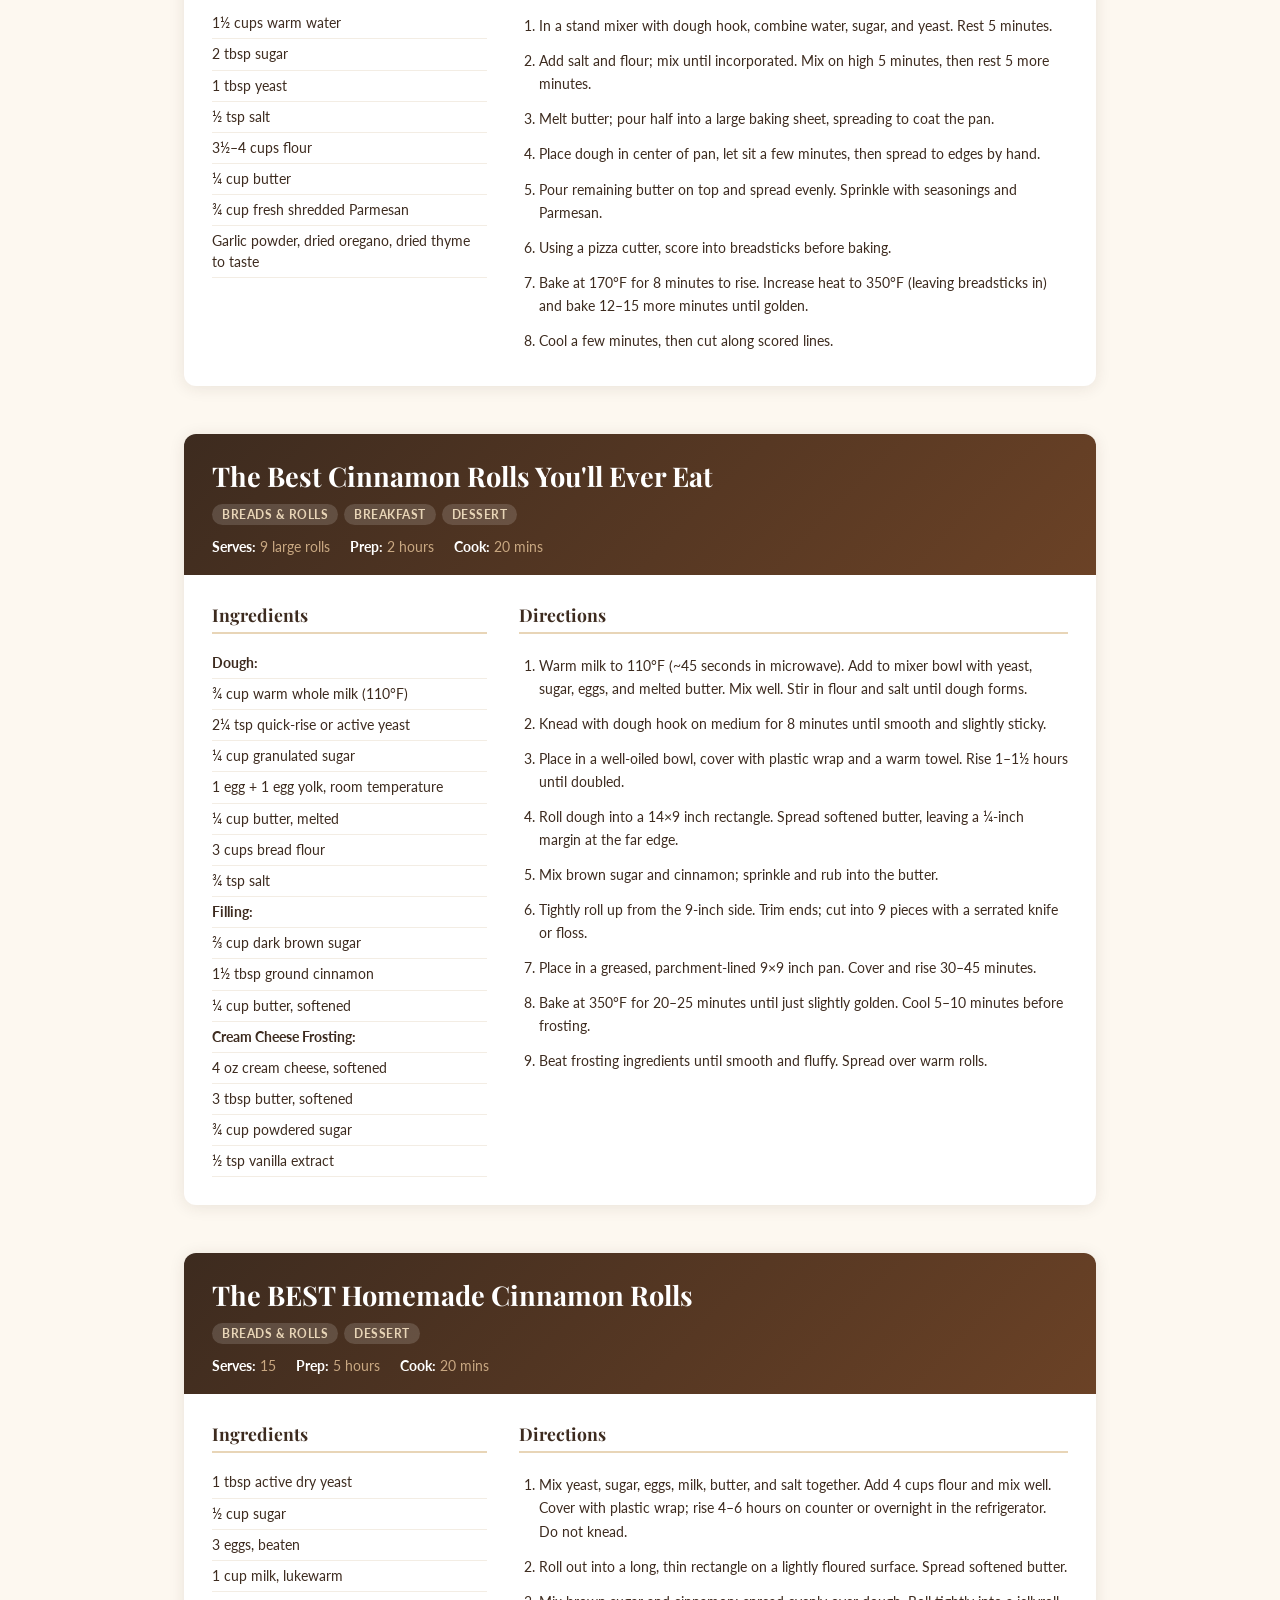
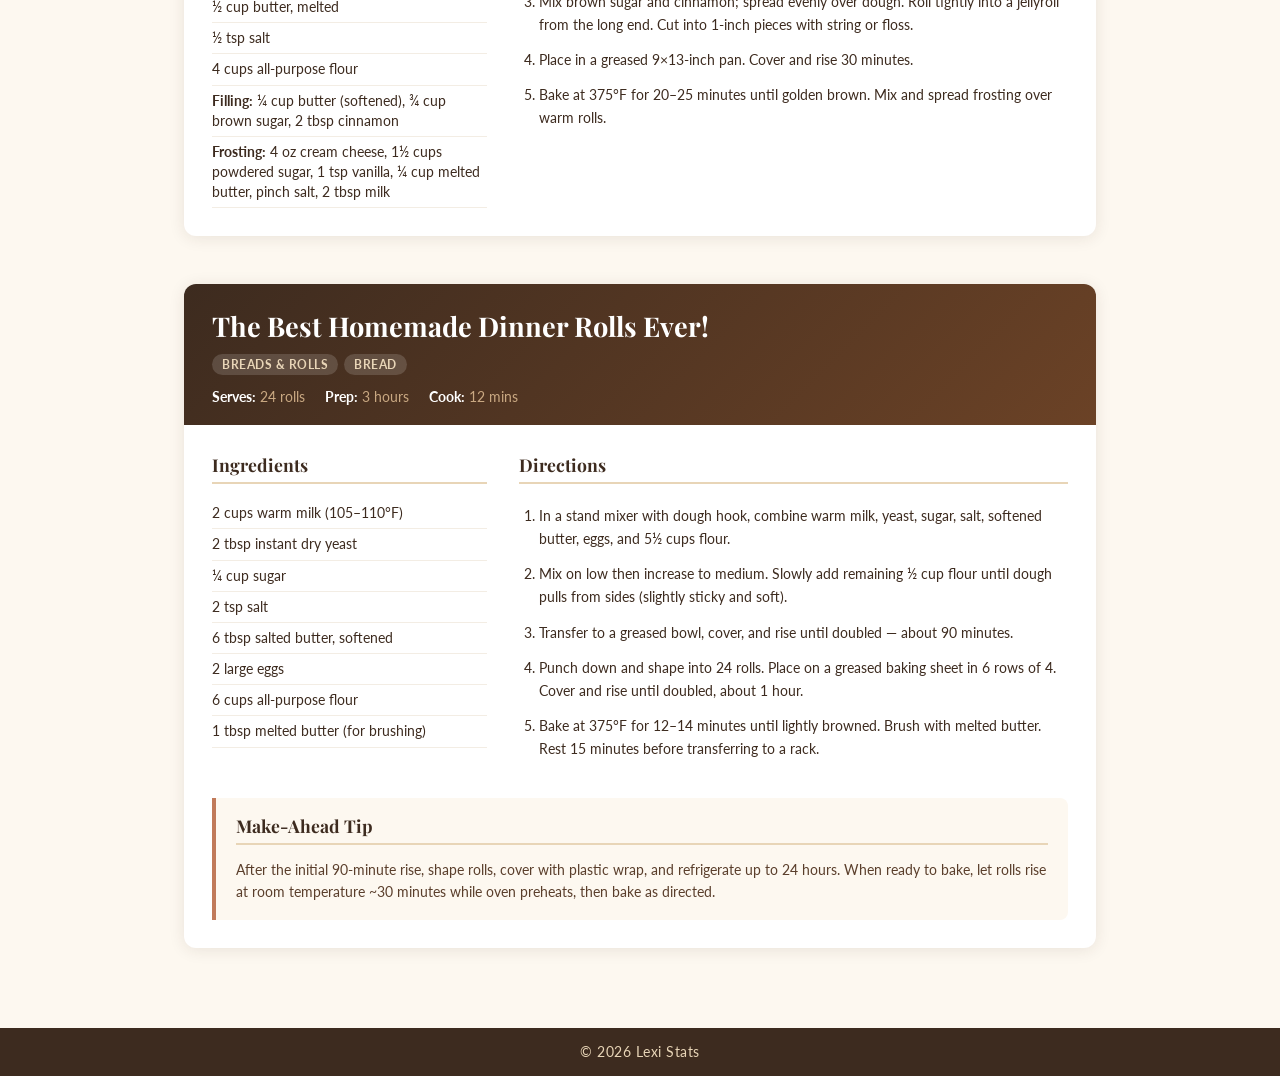
<file: startbootstrap-clean-blog-gh-pages/startbootstrap-clean-blog-gh-pages/Cookbook/BreadsandRolls.html>
<!DOCTYPE html>
<html lang="en">
<head>
    <meta charset="UTF-8">
    <meta name="viewport" content="width=device-width, initial-scale=1.0">
    <title>Breads &amp; Rolls – Mom's Cookbook</title>
    <link rel="stylesheet" type="text/css" href="../css/myStyles.css">
</head>
<body>

    <nav>
        <a href="../fromScratch.html">Home</a>
        <a href="Appetizers.html">Appetizers</a>
        <a href="#">Breads &amp; Rolls</a>
        <a href="Breakfast.html">Breakfast</a>
        <a href="Dessert.html">Dessert</a>
        <a href="MainDish.html">Main Dish</a>
        <a href="SideDish.html">Side Dish</a>
        <a href="Snack.html">Snack</a>
    </nav>

    <div class="category-header">
        <h1>Breads &amp; Rolls</h1>
        <p>11 recipes · Freshly baked breads, rolls, and more</p>
    </div>

    <div class="recipe-list">

        <!-- 1-Hour Dinner Rolls -->
        <div class="recipe-card">
            <div class="recipe-card-header">
                <h2>1-Hour Soft and Buttery Dinner Rolls</h2>
                <div class="recipe-tags">
                    <span class="tag">Breads &amp; Rolls</span>
                    <span class="tag">Bread</span>
                </div>
                <div class="recipe-meta">
                    <span><strong>Serves:</strong> 15</span>
                    <span><strong>Prep:</strong> 45 mins</span>
                    <span><strong>Cook:</strong> 15 mins</span>
                </div>
            </div>
            <div class="recipe-body">
                <div class="recipe-ingredients">
                    <h3>Ingredients</h3>
                    <ul>
                        <li>1 cup water</li>
                        <li>2 tbsp melted butter</li>
                        <li>½ cup milk</li>
                        <li>2 tbsp honey</li>
                        <li>1 tbsp active-dry yeast</li>
                        <li>3½ to 4 cups all-purpose flour</li>
                        <li>1 tsp salt</li>
                        <li>Extra melted butter for brushing</li>
                    </ul>
                </div>
                <div class="recipe-directions">
                    <h3>Directions</h3>
                    <ol>
                        <li>Preheat oven to 400°F. Grease a 9×13-inch pan.</li>
                        <li>Mix water, melted butter, milk, and honey. Microwave in 15-second intervals until very warm (95–115°F) and butter is melted.</li>
                        <li>Pour into stand mixer bowl, sprinkle yeast on top, stir briefly, and wait 5 minutes until foamy.</li>
                        <li>Add 3½ cups flour and salt. Mix with dough hook on medium-low until combined, adding flour ¼ cup at a time if too sticky. Mix 4–5 minutes.</li>
                        <li>Form dough into a ball, place in a greased bowl, cover with a damp towel, and let rise 15 minutes.</li>
                        <li>Punch down and divide into 15 equal pieces. Shape into balls and place in greased pan. Cover and let rise 15–20 minutes.</li>
                        <li>Bake 15 minutes or until lightly golden. Brush tops with melted butter. Serve warm.</li>
                    </ol>
                </div>
                <div class="recipe-notes">
                    <h3>Notes</h3>
                    <p>3¾ cups flour is usually the right amount. Don't over-rise — 30 minutes total is better than a full hour. Cover bowl with plastic wrap and pan with a towel.</p>
                </div>
            </div>
        </div>

        <!-- Banana Bread -->
        <div class="recipe-card">
            <div class="recipe-card-header">
                <h2>Banana Bread</h2>
                <div class="recipe-tags">
                    <span class="tag">Breads &amp; Rolls</span>
                    <span class="tag">Bread</span>
                </div>
                <div class="recipe-meta">
                    <span><strong>Cook:</strong> 55 mins (large) / 33–40 mins (small)</span>
                    <span><strong>Temp:</strong> 350°F</span>
                </div>
            </div>
            <div class="recipe-body">
                <div class="recipe-ingredients">
                    <h3>Ingredients</h3>
                    <ul>
                        <li>2 cups sugar</li>
                        <li>3 eggs</li>
                        <li>1 cup Crisco</li>
                        <li>3½ cups flour</li>
                        <li>2 tsp baking soda</li>
                        <li>1 tsp salt</li>
                        <li>2 tsp baking powder</li>
                        <li>6 bananas, mashed well</li>
                    </ul>
                </div>
                <div class="recipe-directions">
                    <h3>Directions</h3>
                    <ol>
                        <li>Cream together sugar, eggs, and Crisco.</li>
                        <li>Add flour, baking soda, salt, and baking powder. Mix well.</li>
                        <li>Add mashed bananas and mix until combined.</li>
                        <li>Grease and flour 2 large loaf tins or 6 small tins. Fill ⅔ full.</li>
                        <li>Bake at 350°F — 55 minutes for large loaves, 33–40 minutes for small loaves.</li>
                    </ol>
                </div>
                <div class="recipe-notes">
                    <h3>Notes</h3>
                    <p>To halve the recipe, use 2 egg whites instead of a whole egg.</p>
                </div>
            </div>
        </div>

        <!-- Bread Machine Bread -->
        <div class="recipe-card">
            <div class="recipe-card-header">
                <h2>Bread Machine Bread – Easy As Can Be</h2>
                <div class="recipe-tags">
                    <span class="tag">Breads &amp; Rolls</span>
                </div>
                <div class="recipe-meta">
                    <span><strong>Yield:</strong> 1 loaf</span>
                    <span><strong>Prep:</strong> 5 mins</span>
                    <span><strong>Cook:</strong> 1 hour</span>
                </div>
            </div>
            <div class="recipe-body">
                <div class="recipe-ingredients">
                    <h3>Ingredients</h3>
                    <ul>
                        <li>1 cup (227g) lukewarm water</li>
                        <li>⅓ cup (74g) lukewarm milk</li>
                        <li>3 tbsp (43g) butter</li>
                        <li>3¾ cups (447g) King Arthur All-Purpose Flour</li>
                        <li>3 tbsp (35g) sugar</li>
                        <li>1½ tsp salt</li>
                        <li>1½ tsp active dry or instant yeast</li>
                    </ul>
                </div>
                <div class="recipe-directions">
                    <h3>Directions</h3>
                    <ol>
                        <li>Add all ingredients to your bread machine in the order recommended by the manufacturer.</li>
                        <li>Program for basic white bread and press Start.</li>
                        <li>When done, remove the pan. After 5 minutes, shake to dislodge the loaf and turn out onto a rack to cool.</li>
                        <li>Store wrapped on the counter for 4 days or freeze up to 3 months.</li>
                    </ol>
                </div>
            </div>
        </div>

        <!-- Copycat Texas Roadhouse Rolls -->
        <div class="recipe-card">
            <div class="recipe-card-header">
                <h2>Copycat Texas Roadhouse Rolls</h2>
                <div class="recipe-tags">
                    <span class="tag">Breads &amp; Rolls</span>
                    <span class="tag">Bread</span>
                </div>
                <div class="recipe-meta">
                    <span><strong>Serves:</strong> 24 rolls</span>
                    <span><strong>Prep:</strong> 2 hours</span>
                    <span><strong>Cook:</strong> 15 mins</span>
                </div>
            </div>
            <div class="recipe-body">
                <div class="recipe-ingredients">
                    <h3>Ingredients</h3>
                    <ul>
                        <li>2¼ tsp active dry yeast (1 packet)</li>
                        <li>1¼ cup milk</li>
                        <li>¼ cup honey</li>
                        <li>4 tbsp melted butter, separated</li>
                        <li>1 large egg</li>
                        <li>1 tsp salt</li>
                        <li>4 cups flour</li>
                    </ul>
                </div>
                <div class="recipe-directions">
                    <h3>Directions</h3>
                    <ol>
                        <li>Bring milk to a boil, then remove from heat and let cool to lukewarm.</li>
                        <li>Mix milk, yeast, and honey in a small bowl. Let sit 5 minutes.</li>
                        <li>In a large bowl, mix 3 tbsp butter, the milk mixture, egg, and 2 cups flour until smooth. Gradually add remaining 2 cups flour until a dough forms.</li>
                        <li>Add salt; mix/knead 8 minutes, then knead a few more minutes on a floured surface.</li>
                        <li>Place in a greased bowl, cover, and let rise 1 hour in a warm place.</li>
                        <li>Punch down dough. Roll out to ½-inch thick, fold in half, and gently seal. Cut into 24 squares.</li>
                        <li>Place on greased cookie sheets, cover, and let rise 40 minutes until doubled.</li>
                        <li>Bake at 350°F for 12–15 minutes until lightly golden. Brush tops with remaining 1 tbsp butter.</li>
                    </ol>
                </div>
            </div>
        </div>

        <!-- French Crepe -->
        <div class="recipe-card">
            <div class="recipe-card-header">
                <h2>French Crepe Recipe</h2>
                <div class="recipe-tags">
                    <span class="tag">Breads &amp; Rolls</span>
                    <span class="tag">Breakfast</span>
                    <span class="tag">Brunch</span>
                </div>
                <div class="recipe-meta">
                    <span><strong>Serves:</strong> 8 crepes</span>
                    <span><strong>Prep:</strong> 10 mins</span>
                    <span><strong>Cook:</strong> 5 mins</span>
                </div>
            </div>
            <div class="recipe-body">
                <div class="recipe-ingredients">
                    <h3>Ingredients</h3>
                    <ul>
                        <li>1¾ cup white wheat flour</li>
                        <li>3 eggs</li>
                        <li>¼ tsp salt</li>
                        <li>1 tbsp vanilla extract (optional)</li>
                        <li>1 tsp white sugar (optional)</li>
                        <li>2 cups milk</li>
                        <li>2 tbsp unsalted butter, melted</li>
                    </ul>
                </div>
                <div class="recipe-directions">
                    <h3>Directions</h3>
                    <ol>
                        <li>In a large bowl, combine flour, eggs, salt, vanilla, melted butter, and sugar.</li>
                        <li>Gradually beat in milk with a whisk or electric mixer until smooth with no lumps.</li>
                        <li>Heat a lightly buttered crepe pan over medium-high heat.</li>
                        <li>Pour batter onto pan; tip and rotate to spread as thinly as possible.</li>
                        <li>Cook 1–2 minutes per side until lightly browned. Serve hot with your favorite fillings.</li>
                    </ol>
                </div>
            </div>
        </div>

        <!-- Pumpkin and Sunflower Seed Bread -->
        <div class="recipe-card">
            <div class="recipe-card-header">
                <h2>Pumpkin and Sunflower Seed Bread</h2>
                <div class="recipe-tags">
                    <span class="tag">Breads &amp; Rolls</span>
                    <span class="tag">Bread</span>
                </div>
                <div class="recipe-meta">
                    <span><strong>Yield:</strong> 2 loaves</span>
                    <span><strong>Prep:</strong> 30 mins</span>
                    <span><strong>Cook:</strong> 45 mins</span>
                </div>
            </div>
            <div class="recipe-body">
                <div class="recipe-ingredients">
                    <h3>Ingredients</h3>
                    <ul>
                        <li>2 cups water</li>
                        <li>4½ tsp yeast (2 packages)</li>
                        <li>¼ cup oil</li>
                        <li>¼ cup honey</li>
                        <li>1 tsp salt</li>
                        <li>2 cups all-purpose flour</li>
                        <li>2½–3 cups white whole wheat flour</li>
                        <li>½ cup raw pumpkin seeds</li>
                        <li>¼ cup raw sunflower seeds</li>
                        <li><em>Topping:</em> 1 egg white + 1 tbsp water, 2 tbsp each pumpkin &amp; sunflower seeds</li>
                    </ul>
                </div>
                <div class="recipe-directions">
                    <h3>Directions</h3>
                    <ol>
                        <li>Combine water, yeast, and ¼ cup flour. Let sit 10 minutes until bubbly.</li>
                        <li>Add oil, honey, salt, and 2 cups all-purpose flour. Combine.</li>
                        <li>Add seeds, then add white wheat flour ¼ cup at a time until dough forms a ball and isn't too sticky.</li>
                        <li>Knead in mixer for 10 minutes. Place in a greased bowl, cover, and let rise until doubled.</li>
                        <li>Punch down, divide into 2 pieces, shape into loaves, and place in greased loaf pans. Let rise 30 minutes.</li>
                        <li>Brush with egg wash and sprinkle with seeds. Bake at 350°F for 45 minutes.</li>
                        <li>Cool 10 minutes in pans, then transfer to a rack to cool completely.</li>
                    </ol>
                </div>
            </div>
        </div>

        <!-- Quick and Easy Pizza Crust -->
        <div class="recipe-card">
            <div class="recipe-card-header">
                <h2>Quick and Easy Pizza Crust</h2>
                <div class="recipe-tags">
                    <span class="tag">Breads &amp; Rolls</span>
                    <span class="tag">Main Dish</span>
                </div>
                <div class="recipe-meta">
                    <span><strong>Yield:</strong> 1 (12-inch) crust</span>
                </div>
            </div>
            <div class="recipe-body">
                <div class="recipe-ingredients">
                    <h3>Ingredients</h3>
                    <ul>
                        <li>1 packet (2¼ tsp) active dry yeast</li>
                        <li>1 tsp white sugar</li>
                        <li>1 cup warm water (110°F)</li>
                        <li>2½ cups bread flour</li>
                        <li>2 tbsp olive oil</li>
                        <li>1 tsp salt</li>
                    </ul>
                </div>
                <div class="recipe-directions">
                    <h3>Directions</h3>
                    <ol>
                        <li>Preheat oven to 450°F. Dissolve yeast and sugar in warm water; let stand 10 minutes until creamy.</li>
                        <li>Stir in flour, salt, and oil. Beat until smooth. Let rest 10 minutes.</li>
                        <li>Roll dough out on a floured surface and transfer to a lightly greased pizza pan or cornmeal-dusted peel.</li>
                        <li>Add desired toppings and bake 15–20 minutes until golden brown. Cool 5 minutes before serving.</li>
                    </ol>
                </div>
            </div>
        </div>

        <!-- Sheet Pan Garlic Breadsticks -->
        <div class="recipe-card">
            <div class="recipe-card-header">
                <h2>Sheet Pan Garlic Breadsticks</h2>
                <div class="recipe-tags">
                    <span class="tag">Breads &amp; Rolls</span>
                    <span class="tag">Bread</span>
                </div>
                <div class="recipe-meta">
                    <span><strong>Serves:</strong> 18</span>
                    <span><strong>Prep:</strong> 20 mins</span>
                    <span><strong>Cook:</strong> 20 mins</span>
                </div>
            </div>
            <div class="recipe-body">
                <div class="recipe-ingredients">
                    <h3>Ingredients</h3>
                    <ul>
                        <li>1½ cups warm water</li>
                        <li>2 tbsp sugar</li>
                        <li>1 tbsp yeast</li>
                        <li>½ tsp salt</li>
                        <li>3½–4 cups flour</li>
                        <li>¼ cup butter</li>
                        <li>¾ cup fresh shredded Parmesan</li>
                        <li>Garlic powder, dried oregano, dried thyme to taste</li>
                    </ul>
                </div>
                <div class="recipe-directions">
                    <h3>Directions</h3>
                    <ol>
                        <li>In a stand mixer with dough hook, combine water, sugar, and yeast. Rest 5 minutes.</li>
                        <li>Add salt and flour; mix until incorporated. Mix on high 5 minutes, then rest 5 more minutes.</li>
                        <li>Melt butter; pour half into a large baking sheet, spreading to coat the pan.</li>
                        <li>Place dough in center of pan, let sit a few minutes, then spread to edges by hand.</li>
                        <li>Pour remaining butter on top and spread evenly. Sprinkle with seasonings and Parmesan.</li>
                        <li>Using a pizza cutter, score into breadsticks before baking.</li>
                        <li>Bake at 170°F for 8 minutes to rise. Increase heat to 350°F (leaving breadsticks in) and bake 12–15 more minutes until golden.</li>
                        <li>Cool a few minutes, then cut along scored lines.</li>
                    </ol>
                </div>
            </div>
        </div>

        <!-- The Best Cinnamon Rolls -->
        <div class="recipe-card">
            <div class="recipe-card-header">
                <h2>The Best Cinnamon Rolls You'll Ever Eat</h2>
                <div class="recipe-tags">
                    <span class="tag">Breads &amp; Rolls</span>
                    <span class="tag">Breakfast</span>
                    <span class="tag">Dessert</span>
                </div>
                <div class="recipe-meta">
                    <span><strong>Serves:</strong> 9 large rolls</span>
                    <span><strong>Prep:</strong> 2 hours</span>
                    <span><strong>Cook:</strong> 20 mins</span>
                </div>
            </div>
            <div class="recipe-body">
                <div class="recipe-ingredients">
                    <h3>Ingredients</h3>
                    <ul>
                        <li><strong>Dough:</strong></li>
                        <li>¾ cup warm whole milk (110°F)</li>
                        <li>2¼ tsp quick-rise or active yeast</li>
                        <li>¼ cup granulated sugar</li>
                        <li>1 egg + 1 egg yolk, room temperature</li>
                        <li>¼ cup butter, melted</li>
                        <li>3 cups bread flour</li>
                        <li>¾ tsp salt</li>
                        <li><strong>Filling:</strong></li>
                        <li>⅔ cup dark brown sugar</li>
                        <li>1½ tbsp ground cinnamon</li>
                        <li>¼ cup butter, softened</li>
                        <li><strong>Cream Cheese Frosting:</strong></li>
                        <li>4 oz cream cheese, softened</li>
                        <li>3 tbsp butter, softened</li>
                        <li>¾ cup powdered sugar</li>
                        <li>½ tsp vanilla extract</li>
                    </ul>
                </div>
                <div class="recipe-directions">
                    <h3>Directions</h3>
                    <ol>
                        <li>Warm milk to 110°F (~45 seconds in microwave). Add to mixer bowl with yeast, sugar, eggs, and melted butter. Mix well. Stir in flour and salt until dough forms.</li>
                        <li>Knead with dough hook on medium for 8 minutes until smooth and slightly sticky.</li>
                        <li>Place in a well-oiled bowl, cover with plastic wrap and a warm towel. Rise 1–1½ hours until doubled.</li>
                        <li>Roll dough into a 14×9 inch rectangle. Spread softened butter, leaving a ¼-inch margin at the far edge.</li>
                        <li>Mix brown sugar and cinnamon; sprinkle and rub into the butter.</li>
                        <li>Tightly roll up from the 9-inch side. Trim ends; cut into 9 pieces with a serrated knife or floss.</li>
                        <li>Place in a greased, parchment-lined 9×9 inch pan. Cover and rise 30–45 minutes.</li>
                        <li>Bake at 350°F for 20–25 minutes until just slightly golden. Cool 5–10 minutes before frosting.</li>
                        <li>Beat frosting ingredients until smooth and fluffy. Spread over warm rolls.</li>
                    </ol>
                </div>
            </div>
        </div>

        <!-- The BEST Homemade Cinnamon Rolls -->
        <div class="recipe-card">
            <div class="recipe-card-header">
                <h2>The BEST Homemade Cinnamon Rolls</h2>
                <div class="recipe-tags">
                    <span class="tag">Breads &amp; Rolls</span>
                    <span class="tag">Dessert</span>
                </div>
                <div class="recipe-meta">
                    <span><strong>Serves:</strong> 15</span>
                    <span><strong>Prep:</strong> 5 hours</span>
                    <span><strong>Cook:</strong> 20 mins</span>
                </div>
            </div>
            <div class="recipe-body">
                <div class="recipe-ingredients">
                    <h3>Ingredients</h3>
                    <ul>
                        <li>1 tbsp active dry yeast</li>
                        <li>½ cup sugar</li>
                        <li>3 eggs, beaten</li>
                        <li>1 cup milk, lukewarm</li>
                        <li>½ cup butter, melted</li>
                        <li>½ tsp salt</li>
                        <li>4 cups all-purpose flour</li>
                        <li><strong>Filling:</strong> ¼ cup butter (softened), ¾ cup brown sugar, 2 tbsp cinnamon</li>
                        <li><strong>Frosting:</strong> 4 oz cream cheese, 1½ cups powdered sugar, 1 tsp vanilla, ¼ cup melted butter, pinch salt, 2 tbsp milk</li>
                    </ul>
                </div>
                <div class="recipe-directions">
                    <h3>Directions</h3>
                    <ol>
                        <li>Mix yeast, sugar, eggs, milk, butter, and salt together. Add 4 cups flour and mix well. Cover with plastic wrap; rise 4–6 hours on counter or overnight in the refrigerator. Do not knead.</li>
                        <li>Roll out into a long, thin rectangle on a lightly floured surface. Spread softened butter.</li>
                        <li>Mix brown sugar and cinnamon; spread evenly over dough. Roll tightly into a jellyroll from the long end. Cut into 1-inch pieces with string or floss.</li>
                        <li>Place in a greased 9×13-inch pan. Cover and rise 30 minutes.</li>
                        <li>Bake at 375°F for 20–25 minutes until golden brown. Mix and spread frosting over warm rolls.</li>
                    </ol>
                </div>
            </div>
        </div>

        <!-- The Best Homemade Dinner Rolls Ever -->
        <div class="recipe-card">
            <div class="recipe-card-header">
                <h2>The Best Homemade Dinner Rolls Ever!</h2>
                <div class="recipe-tags">
                    <span class="tag">Breads &amp; Rolls</span>
                    <span class="tag">Bread</span>
                </div>
                <div class="recipe-meta">
                    <span><strong>Serves:</strong> 24 rolls</span>
                    <span><strong>Prep:</strong> 3 hours</span>
                    <span><strong>Cook:</strong> 12 mins</span>
                </div>
            </div>
            <div class="recipe-body">
                <div class="recipe-ingredients">
                    <h3>Ingredients</h3>
                    <ul>
                        <li>2 cups warm milk (105–110°F)</li>
                        <li>2 tbsp instant dry yeast</li>
                        <li>¼ cup sugar</li>
                        <li>2 tsp salt</li>
                        <li>6 tbsp salted butter, softened</li>
                        <li>2 large eggs</li>
                        <li>6 cups all-purpose flour</li>
                        <li>1 tbsp melted butter (for brushing)</li>
                    </ul>
                </div>
                <div class="recipe-directions">
                    <h3>Directions</h3>
                    <ol>
                        <li>In a stand mixer with dough hook, combine warm milk, yeast, sugar, salt, softened butter, eggs, and 5½ cups flour.</li>
                        <li>Mix on low then increase to medium. Slowly add remaining ½ cup flour until dough pulls from sides (slightly sticky and soft).</li>
                        <li>Transfer to a greased bowl, cover, and rise until doubled — about 90 minutes.</li>
                        <li>Punch down and shape into 24 rolls. Place on a greased baking sheet in 6 rows of 4. Cover and rise until doubled, about 1 hour.</li>
                        <li>Bake at 375°F for 12–14 minutes until lightly browned. Brush with melted butter. Rest 15 minutes before transferring to a rack.</li>
                    </ol>
                </div>
                <div class="recipe-notes">
                    <h3>Make-Ahead Tip</h3>
                    <p>After the initial 90-minute rise, shape rolls, cover with plastic wrap, and refrigerate up to 24 hours. When ready to bake, let rolls rise at room temperature ~30 minutes while oven preheats, then bake as directed.</p>
                </div>
            </div>
        </div>

    </div>

    <div class="footer">
        &copy; 2026 Lexi Stats
    </div>

</body>
</html>
</file>
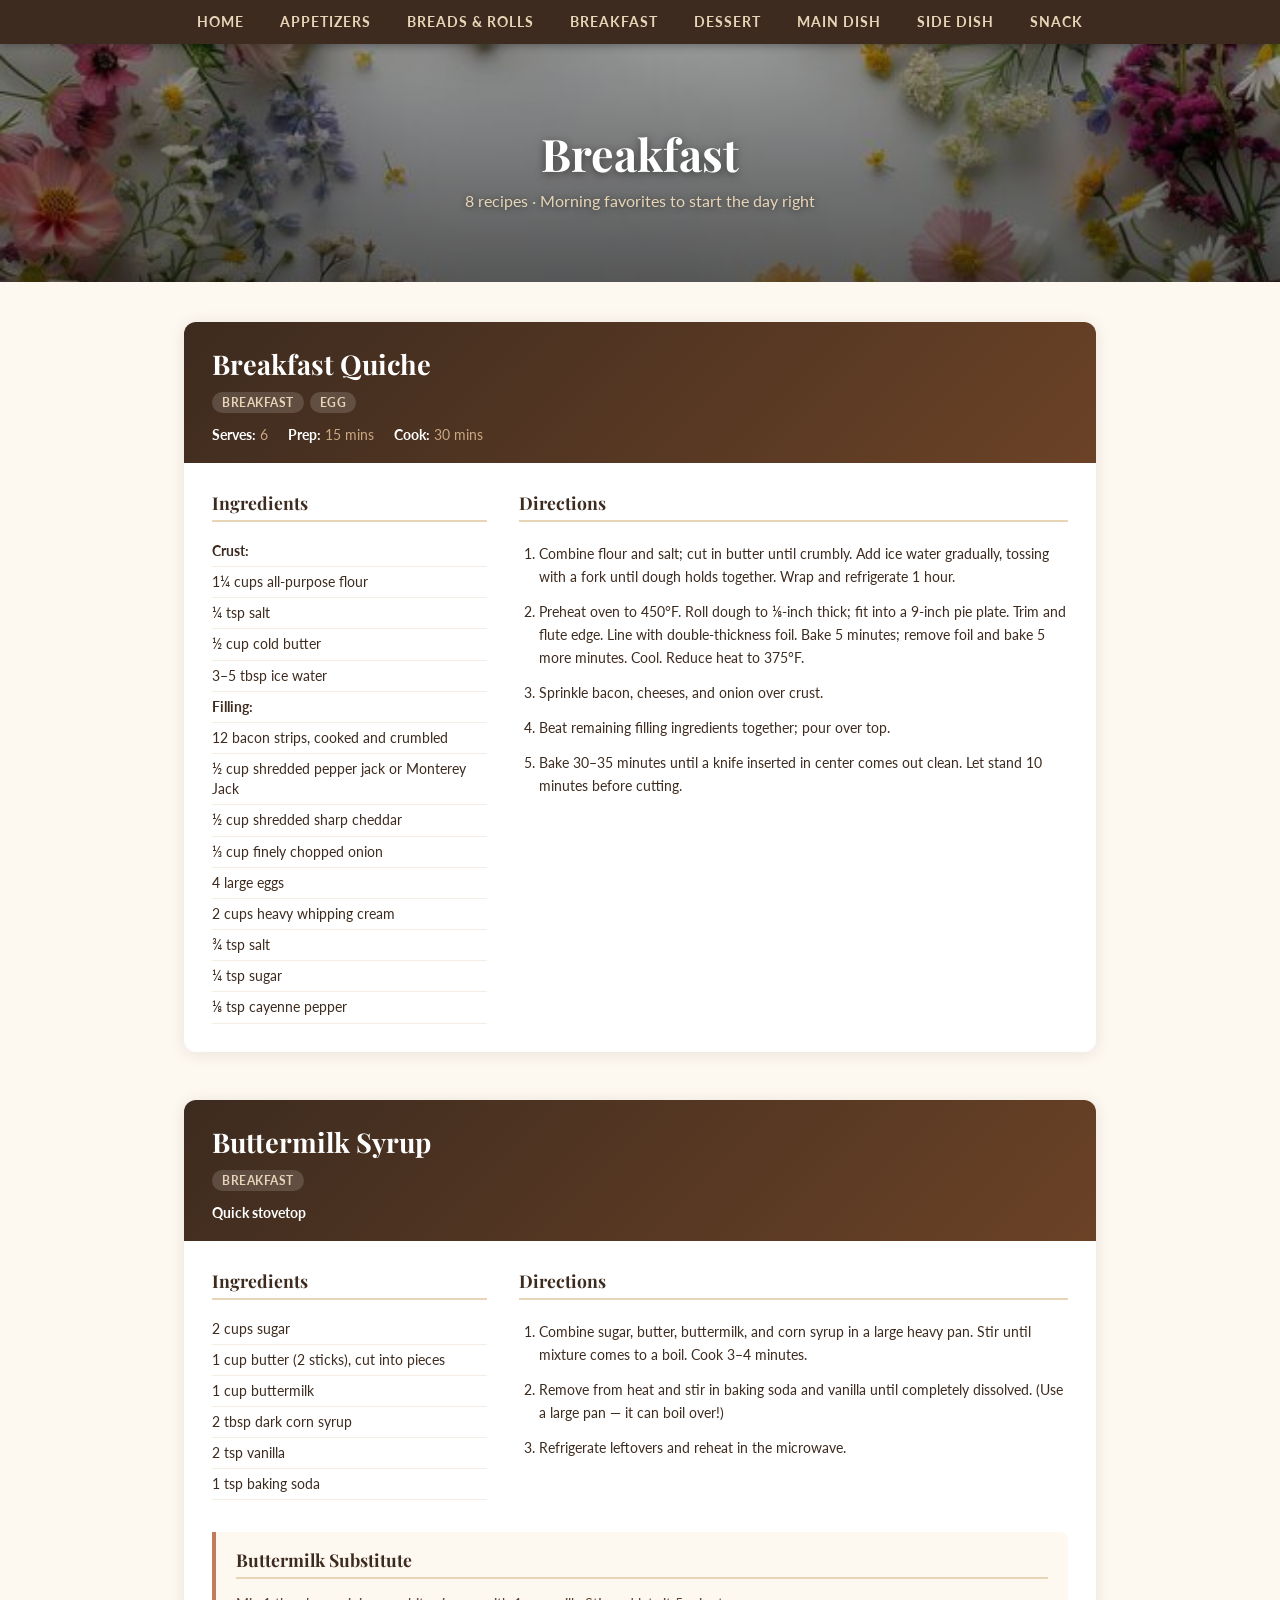
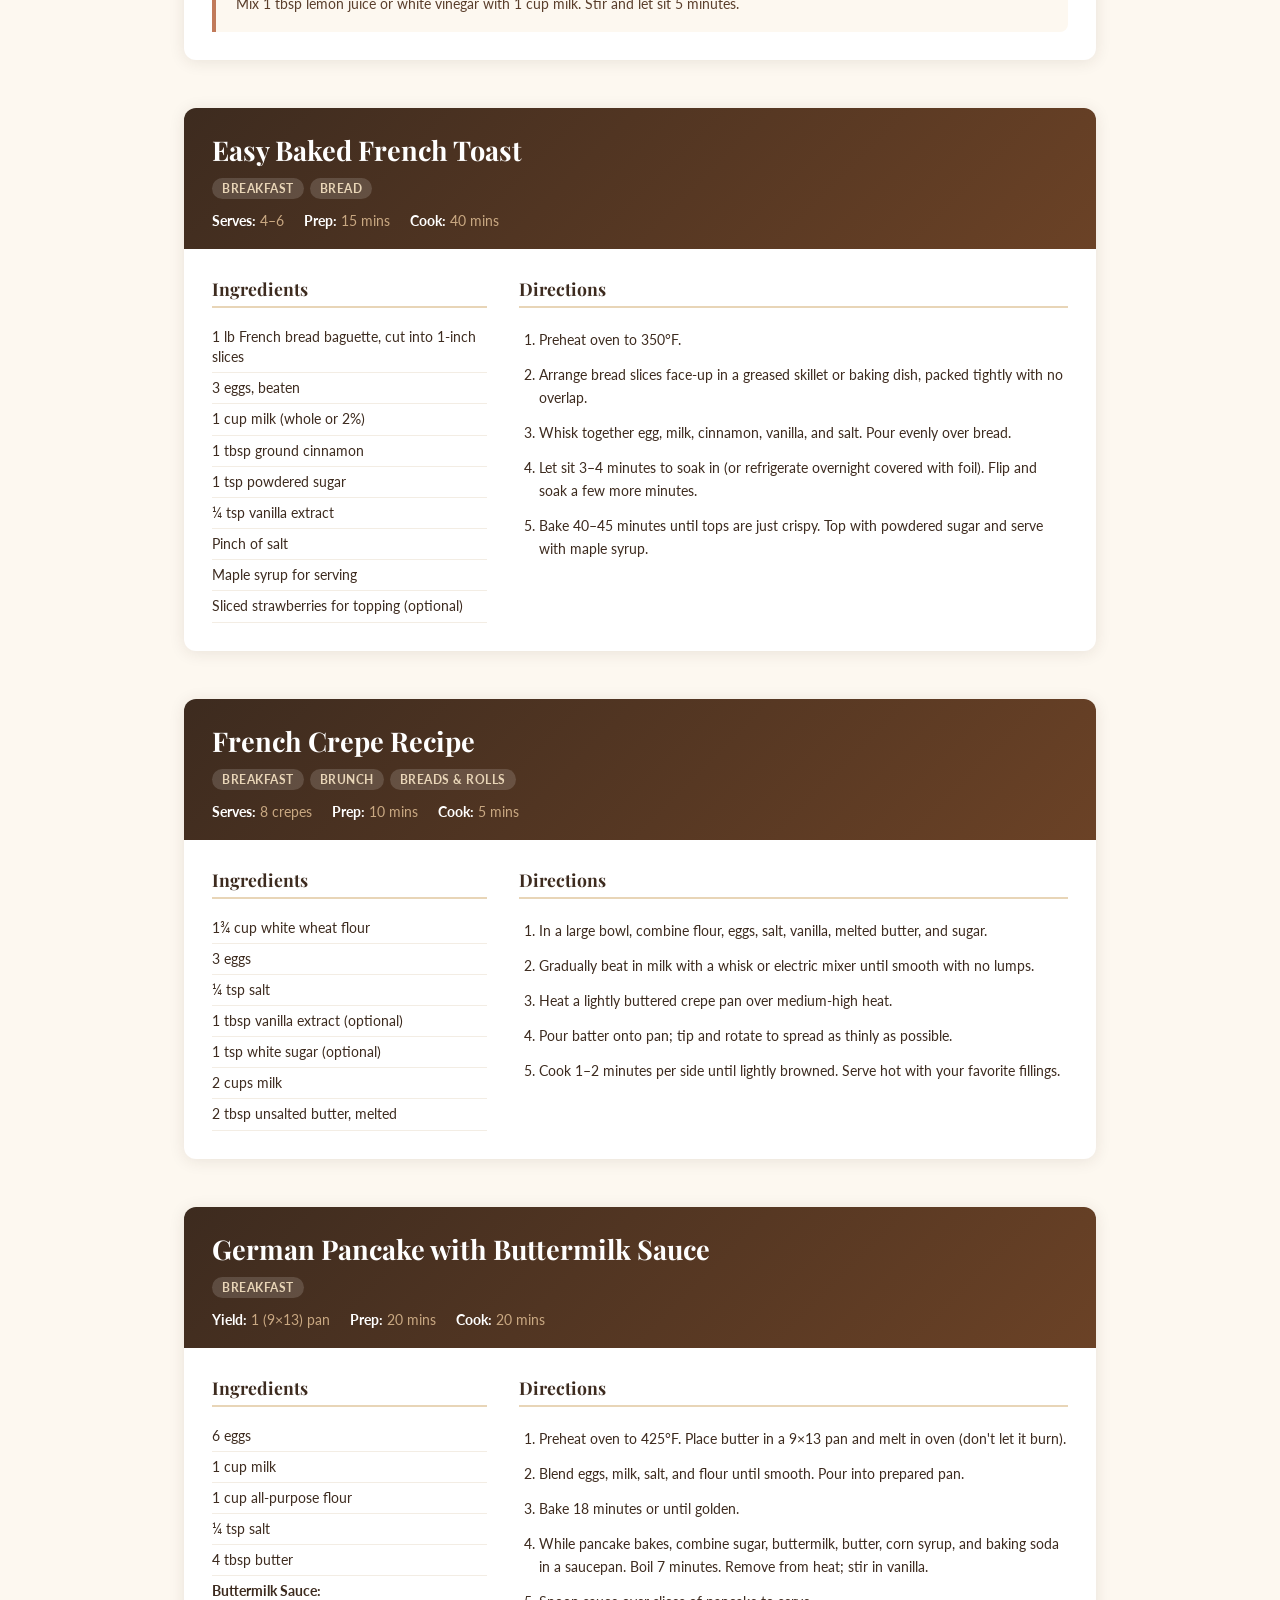
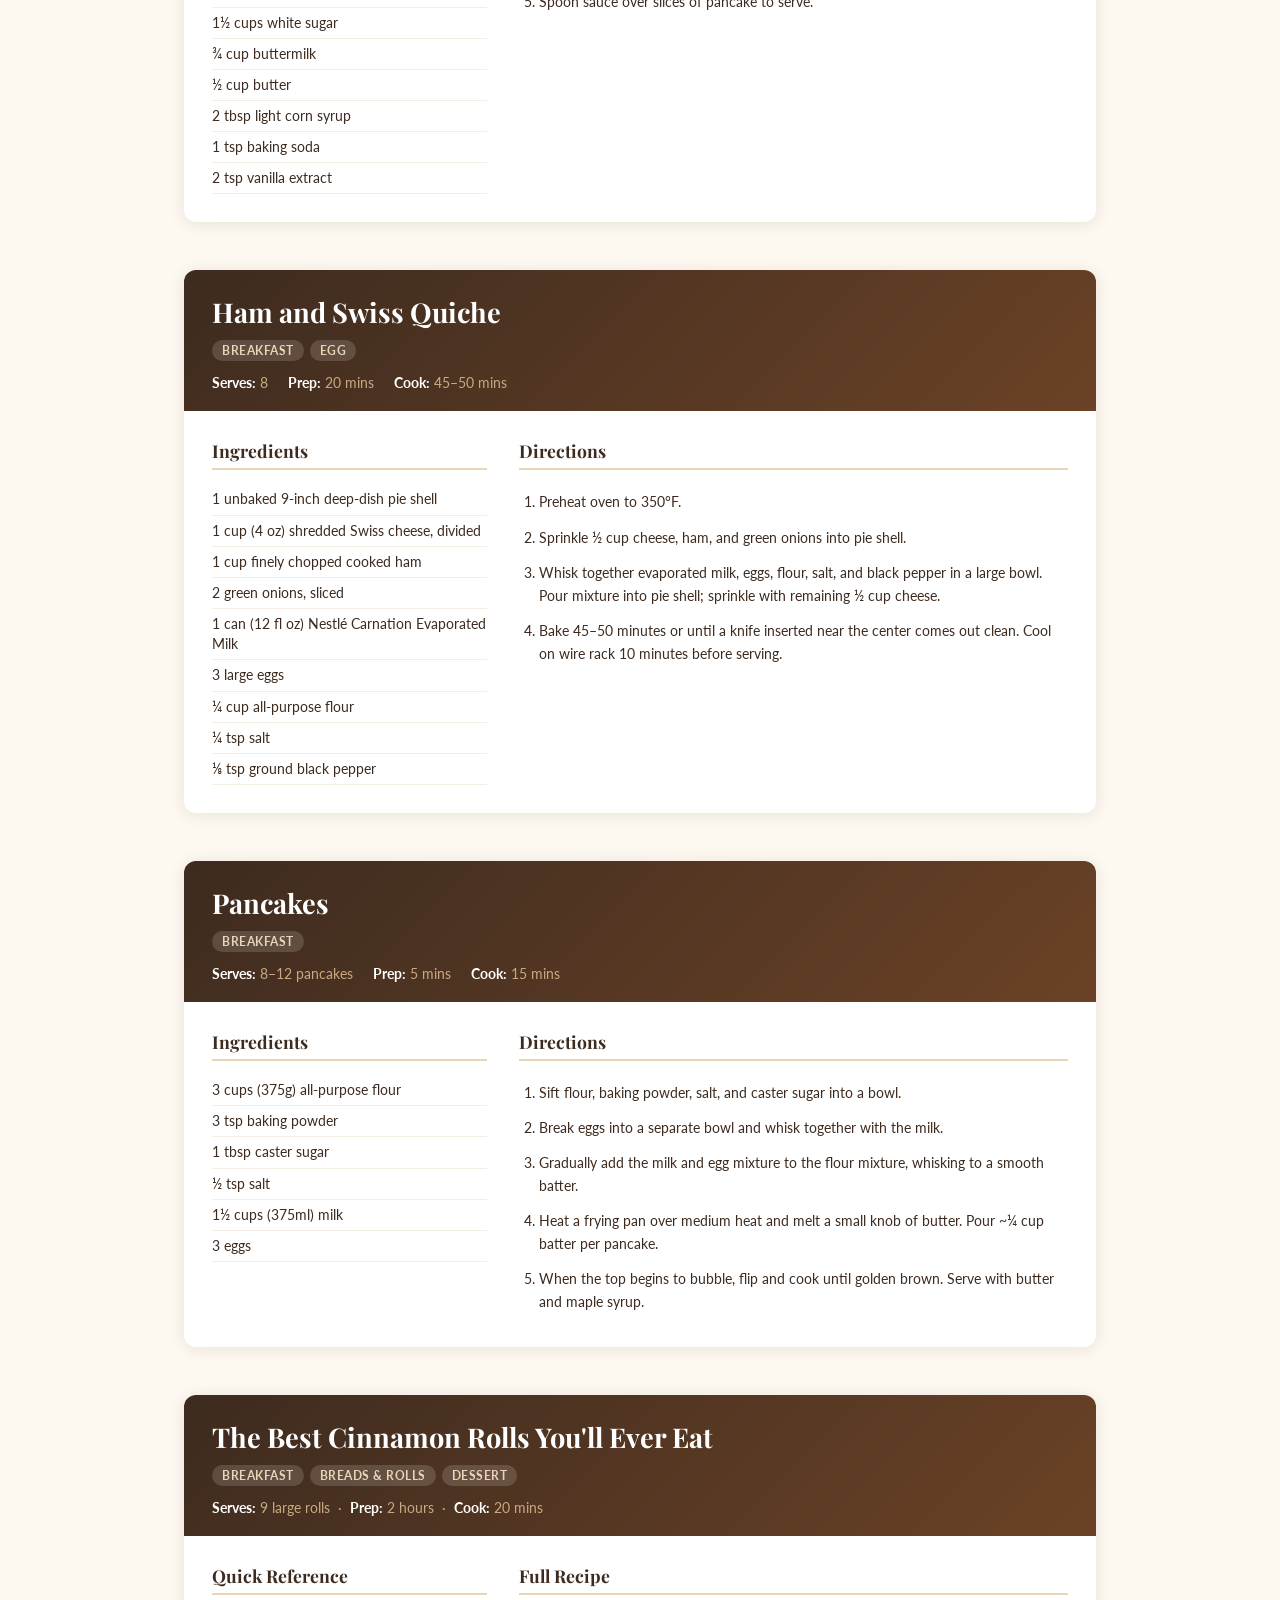
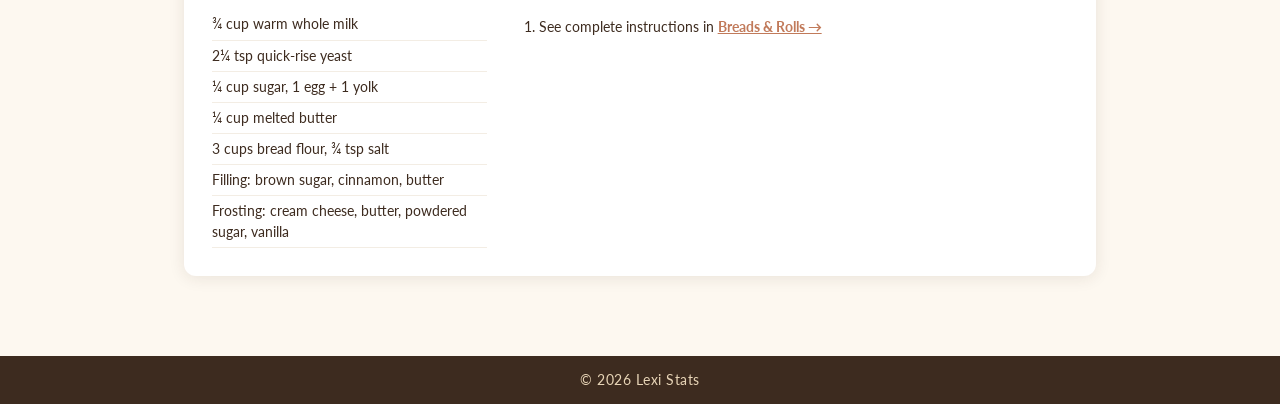
<file: startbootstrap-clean-blog-gh-pages/startbootstrap-clean-blog-gh-pages/Cookbook/Breakfast.html>
<!DOCTYPE html>
<html lang="en">
<head>
    <meta charset="UTF-8">
    <meta name="viewport" content="width=device-width, initial-scale=1.0">
    <title>Breakfast – Mom's Cookbook</title>
    <link rel="stylesheet" type="text/css" href="../css/myStyles.css">
</head>
<body>

    <nav>
        <a href="../fromScratch.html">Home</a>
        <a href="Appetizers.html">Appetizers</a>
        <a href="BreadsandRolls.html">Breads &amp; Rolls</a>
        <a href="#">Breakfast</a>
        <a href="Dessert.html">Dessert</a>
        <a href="MainDish.html">Main Dish</a>
        <a href="SideDish.html">Side Dish</a>
        <a href="Snack.html">Snack</a>
    </nav>

    <div class="category-header">
        <h1>Breakfast</h1>
        <p>8 recipes · Morning favorites to start the day right</p>
    </div>

    <div class="recipe-list">

        <!-- Breakfast Quiche -->
        <div class="recipe-card">
            <div class="recipe-card-header">
                <h2>Breakfast Quiche</h2>
                <div class="recipe-tags">
                    <span class="tag">Breakfast</span>
                    <span class="tag">Egg</span>
                </div>
                <div class="recipe-meta">
                    <span><strong>Serves:</strong> 6</span>
                    <span><strong>Prep:</strong> 15 mins</span>
                    <span><strong>Cook:</strong> 30 mins</span>
                </div>
            </div>
            <div class="recipe-body">
                <div class="recipe-ingredients">
                    <h3>Ingredients</h3>
                    <ul>
                        <li><strong>Crust:</strong></li>
                        <li>1¼ cups all-purpose flour</li>
                        <li>¼ tsp salt</li>
                        <li>½ cup cold butter</li>
                        <li>3–5 tbsp ice water</li>
                        <li><strong>Filling:</strong></li>
                        <li>12 bacon strips, cooked and crumbled</li>
                        <li>½ cup shredded pepper jack or Monterey Jack</li>
                        <li>½ cup shredded sharp cheddar</li>
                        <li>⅓ cup finely chopped onion</li>
                        <li>4 large eggs</li>
                        <li>2 cups heavy whipping cream</li>
                        <li>¾ tsp salt</li>
                        <li>¼ tsp sugar</li>
                        <li>⅛ tsp cayenne pepper</li>
                    </ul>
                </div>
                <div class="recipe-directions">
                    <h3>Directions</h3>
                    <ol>
                        <li>Combine flour and salt; cut in butter until crumbly. Add ice water gradually, tossing with a fork until dough holds together. Wrap and refrigerate 1 hour.</li>
                        <li>Preheat oven to 450°F. Roll dough to ⅛-inch thick; fit into a 9-inch pie plate. Trim and flute edge. Line with double-thickness foil. Bake 5 minutes; remove foil and bake 5 more minutes. Cool. Reduce heat to 375°F.</li>
                        <li>Sprinkle bacon, cheeses, and onion over crust.</li>
                        <li>Beat remaining filling ingredients together; pour over top.</li>
                        <li>Bake 30–35 minutes until a knife inserted in center comes out clean. Let stand 10 minutes before cutting.</li>
                    </ol>
                </div>
            </div>
        </div>

        <!-- Buttermilk Syrup -->
        <div class="recipe-card">
            <div class="recipe-card-header">
                <h2>Buttermilk Syrup</h2>
                <div class="recipe-tags">
                    <span class="tag">Breakfast</span>
                </div>
                <div class="recipe-meta">
                    <span><strong>Quick stovetop</strong></span>
                </div>
            </div>
            <div class="recipe-body">
                <div class="recipe-ingredients">
                    <h3>Ingredients</h3>
                    <ul>
                        <li>2 cups sugar</li>
                        <li>1 cup butter (2 sticks), cut into pieces</li>
                        <li>1 cup buttermilk</li>
                        <li>2 tbsp dark corn syrup</li>
                        <li>2 tsp vanilla</li>
                        <li>1 tsp baking soda</li>
                    </ul>
                </div>
                <div class="recipe-directions">
                    <h3>Directions</h3>
                    <ol>
                        <li>Combine sugar, butter, buttermilk, and corn syrup in a large heavy pan. Stir until mixture comes to a boil. Cook 3–4 minutes.</li>
                        <li>Remove from heat and stir in baking soda and vanilla until completely dissolved. (Use a large pan — it can boil over!)</li>
                        <li>Refrigerate leftovers and reheat in the microwave.</li>
                    </ol>
                </div>
                <div class="recipe-notes">
                    <h3>Buttermilk Substitute</h3>
                    <p>Mix 1 tbsp lemon juice or white vinegar with 1 cup milk. Stir and let sit 5 minutes.</p>
                </div>
            </div>
        </div>

        <!-- Easy Baked French Toast -->
        <div class="recipe-card">
            <div class="recipe-card-header">
                <h2>Easy Baked French Toast</h2>
                <div class="recipe-tags">
                    <span class="tag">Breakfast</span>
                    <span class="tag">Bread</span>
                </div>
                <div class="recipe-meta">
                    <span><strong>Serves:</strong> 4–6</span>
                    <span><strong>Prep:</strong> 15 mins</span>
                    <span><strong>Cook:</strong> 40 mins</span>
                </div>
            </div>
            <div class="recipe-body">
                <div class="recipe-ingredients">
                    <h3>Ingredients</h3>
                    <ul>
                        <li>1 lb French bread baguette, cut into 1-inch slices</li>
                        <li>3 eggs, beaten</li>
                        <li>1 cup milk (whole or 2%)</li>
                        <li>1 tbsp ground cinnamon</li>
                        <li>1 tsp powdered sugar</li>
                        <li>¼ tsp vanilla extract</li>
                        <li>Pinch of salt</li>
                        <li>Maple syrup for serving</li>
                        <li>Sliced strawberries for topping (optional)</li>
                    </ul>
                </div>
                <div class="recipe-directions">
                    <h3>Directions</h3>
                    <ol>
                        <li>Preheat oven to 350°F.</li>
                        <li>Arrange bread slices face-up in a greased skillet or baking dish, packed tightly with no overlap.</li>
                        <li>Whisk together egg, milk, cinnamon, vanilla, and salt. Pour evenly over bread.</li>
                        <li>Let sit 3–4 minutes to soak in (or refrigerate overnight covered with foil). Flip and soak a few more minutes.</li>
                        <li>Bake 40–45 minutes until tops are just crispy. Top with powdered sugar and serve with maple syrup.</li>
                    </ol>
                </div>
            </div>
        </div>

        <!-- French Crepe -->
        <div class="recipe-card">
            <div class="recipe-card-header">
                <h2>French Crepe Recipe</h2>
                <div class="recipe-tags">
                    <span class="tag">Breakfast</span>
                    <span class="tag">Brunch</span>
                    <span class="tag">Breads &amp; Rolls</span>
                </div>
                <div class="recipe-meta">
                    <span><strong>Serves:</strong> 8 crepes</span>
                    <span><strong>Prep:</strong> 10 mins</span>
                    <span><strong>Cook:</strong> 5 mins</span>
                </div>
            </div>
            <div class="recipe-body">
                <div class="recipe-ingredients">
                    <h3>Ingredients</h3>
                    <ul>
                        <li>1¾ cup white wheat flour</li>
                        <li>3 eggs</li>
                        <li>¼ tsp salt</li>
                        <li>1 tbsp vanilla extract (optional)</li>
                        <li>1 tsp white sugar (optional)</li>
                        <li>2 cups milk</li>
                        <li>2 tbsp unsalted butter, melted</li>
                    </ul>
                </div>
                <div class="recipe-directions">
                    <h3>Directions</h3>
                    <ol>
                        <li>In a large bowl, combine flour, eggs, salt, vanilla, melted butter, and sugar.</li>
                        <li>Gradually beat in milk with a whisk or electric mixer until smooth with no lumps.</li>
                        <li>Heat a lightly buttered crepe pan over medium-high heat.</li>
                        <li>Pour batter onto pan; tip and rotate to spread as thinly as possible.</li>
                        <li>Cook 1–2 minutes per side until lightly browned. Serve hot with your favorite fillings.</li>
                    </ol>
                </div>
            </div>
        </div>

        <!-- German Pancake -->
        <div class="recipe-card">
            <div class="recipe-card-header">
                <h2>German Pancake with Buttermilk Sauce</h2>
                <div class="recipe-tags">
                    <span class="tag">Breakfast</span>
                </div>
                <div class="recipe-meta">
                    <span><strong>Yield:</strong> 1 (9×13) pan</span>
                    <span><strong>Prep:</strong> 20 mins</span>
                    <span><strong>Cook:</strong> 20 mins</span>
                </div>
            </div>
            <div class="recipe-body">
                <div class="recipe-ingredients">
                    <h3>Ingredients</h3>
                    <ul>
                        <li>6 eggs</li>
                        <li>1 cup milk</li>
                        <li>1 cup all-purpose flour</li>
                        <li>¼ tsp salt</li>
                        <li>4 tbsp butter</li>
                        <li><strong>Buttermilk Sauce:</strong></li>
                        <li>1½ cups white sugar</li>
                        <li>¾ cup buttermilk</li>
                        <li>½ cup butter</li>
                        <li>2 tbsp light corn syrup</li>
                        <li>1 tsp baking soda</li>
                        <li>2 tsp vanilla extract</li>
                    </ul>
                </div>
                <div class="recipe-directions">
                    <h3>Directions</h3>
                    <ol>
                        <li>Preheat oven to 425°F. Place butter in a 9×13 pan and melt in oven (don't let it burn).</li>
                        <li>Blend eggs, milk, salt, and flour until smooth. Pour into prepared pan.</li>
                        <li>Bake 18 minutes or until golden.</li>
                        <li>While pancake bakes, combine sugar, buttermilk, butter, corn syrup, and baking soda in a saucepan. Boil 7 minutes. Remove from heat; stir in vanilla.</li>
                        <li>Spoon sauce over slices of pancake to serve.</li>
                    </ol>
                </div>
            </div>
        </div>

        <!-- Ham and Swiss Quiche -->
        <div class="recipe-card">
            <div class="recipe-card-header">
                <h2>Ham and Swiss Quiche</h2>
                <div class="recipe-tags">
                    <span class="tag">Breakfast</span>
                    <span class="tag">Egg</span>
                </div>
                <div class="recipe-meta">
                    <span><strong>Serves:</strong> 8</span>
                    <span><strong>Prep:</strong> 20 mins</span>
                    <span><strong>Cook:</strong> 45–50 mins</span>
                </div>
            </div>
            <div class="recipe-body">
                <div class="recipe-ingredients">
                    <h3>Ingredients</h3>
                    <ul>
                        <li>1 unbaked 9-inch deep-dish pie shell</li>
                        <li>1 cup (4 oz) shredded Swiss cheese, divided</li>
                        <li>1 cup finely chopped cooked ham</li>
                        <li>2 green onions, sliced</li>
                        <li>1 can (12 fl oz) Nestlé Carnation Evaporated Milk</li>
                        <li>3 large eggs</li>
                        <li>¼ cup all-purpose flour</li>
                        <li>¼ tsp salt</li>
                        <li>⅛ tsp ground black pepper</li>
                    </ul>
                </div>
                <div class="recipe-directions">
                    <h3>Directions</h3>
                    <ol>
                        <li>Preheat oven to 350°F.</li>
                        <li>Sprinkle ½ cup cheese, ham, and green onions into pie shell.</li>
                        <li>Whisk together evaporated milk, eggs, flour, salt, and black pepper in a large bowl. Pour mixture into pie shell; sprinkle with remaining ½ cup cheese.</li>
                        <li>Bake 45–50 minutes or until a knife inserted near the center comes out clean. Cool on wire rack 10 minutes before serving.</li>
                    </ol>
                </div>
            </div>
        </div>

        <!-- Pancakes -->
        <div class="recipe-card">
            <div class="recipe-card-header">
                <h2>Pancakes</h2>
                <div class="recipe-tags">
                    <span class="tag">Breakfast</span>
                </div>
                <div class="recipe-meta">
                    <span><strong>Serves:</strong> 8–12 pancakes</span>
                    <span><strong>Prep:</strong> 5 mins</span>
                    <span><strong>Cook:</strong> 15 mins</span>
                </div>
            </div>
            <div class="recipe-body">
                <div class="recipe-ingredients">
                    <h3>Ingredients</h3>
                    <ul>
                        <li>3 cups (375g) all-purpose flour</li>
                        <li>3 tsp baking powder</li>
                        <li>1 tbsp caster sugar</li>
                        <li>½ tsp salt</li>
                        <li>1½ cups (375ml) milk</li>
                        <li>3 eggs</li>
                    </ul>
                </div>
                <div class="recipe-directions">
                    <h3>Directions</h3>
                    <ol>
                        <li>Sift flour, baking powder, salt, and caster sugar into a bowl.</li>
                        <li>Break eggs into a separate bowl and whisk together with the milk.</li>
                        <li>Gradually add the milk and egg mixture to the flour mixture, whisking to a smooth batter.</li>
                        <li>Heat a frying pan over medium heat and melt a small knob of butter. Pour ~¼ cup batter per pancake.</li>
                        <li>When the top begins to bubble, flip and cook until golden brown. Serve with butter and maple syrup.</li>
                    </ol>
                </div>
            </div>
        </div>

        <!-- Cinnamon Rolls cross-link -->
        <div class="recipe-card">
            <div class="recipe-card-header">
                <h2>The Best Cinnamon Rolls You'll Ever Eat</h2>
                <div class="recipe-tags">
                    <span class="tag">Breakfast</span>
                    <span class="tag">Breads &amp; Rolls</span>
                    <span class="tag">Dessert</span>
                </div>
                <div class="recipe-meta">
                    <span><strong>Serves:</strong> 9 large rolls &nbsp;·&nbsp; <strong>Prep:</strong> 2 hours &nbsp;·&nbsp; <strong>Cook:</strong> 20 mins</span>
                </div>
            </div>
            <div class="recipe-body">
                <div class="recipe-ingredients">
                    <h3>Quick Reference</h3>
                    <ul>
                        <li>¾ cup warm whole milk</li>
                        <li>2¼ tsp quick-rise yeast</li>
                        <li>¼ cup sugar, 1 egg + 1 yolk</li>
                        <li>¼ cup melted butter</li>
                        <li>3 cups bread flour, ¾ tsp salt</li>
                        <li>Filling: brown sugar, cinnamon, butter</li>
                        <li>Frosting: cream cheese, butter, powdered sugar, vanilla</li>
                    </ul>
                </div>
                <div class="recipe-directions">
                    <h3>Full Recipe</h3>
                    <ol>
                        <li>See complete instructions in <a href="BreadsandRolls.html" style="color:#C17A5A; font-weight:700;">Breads &amp; Rolls →</a></li>
                    </ol>
                </div>
            </div>
        </div>

    </div>

    <div class="footer">
        &copy; 2026 Lexi Stats
    </div>

</body>
</html>
</file>
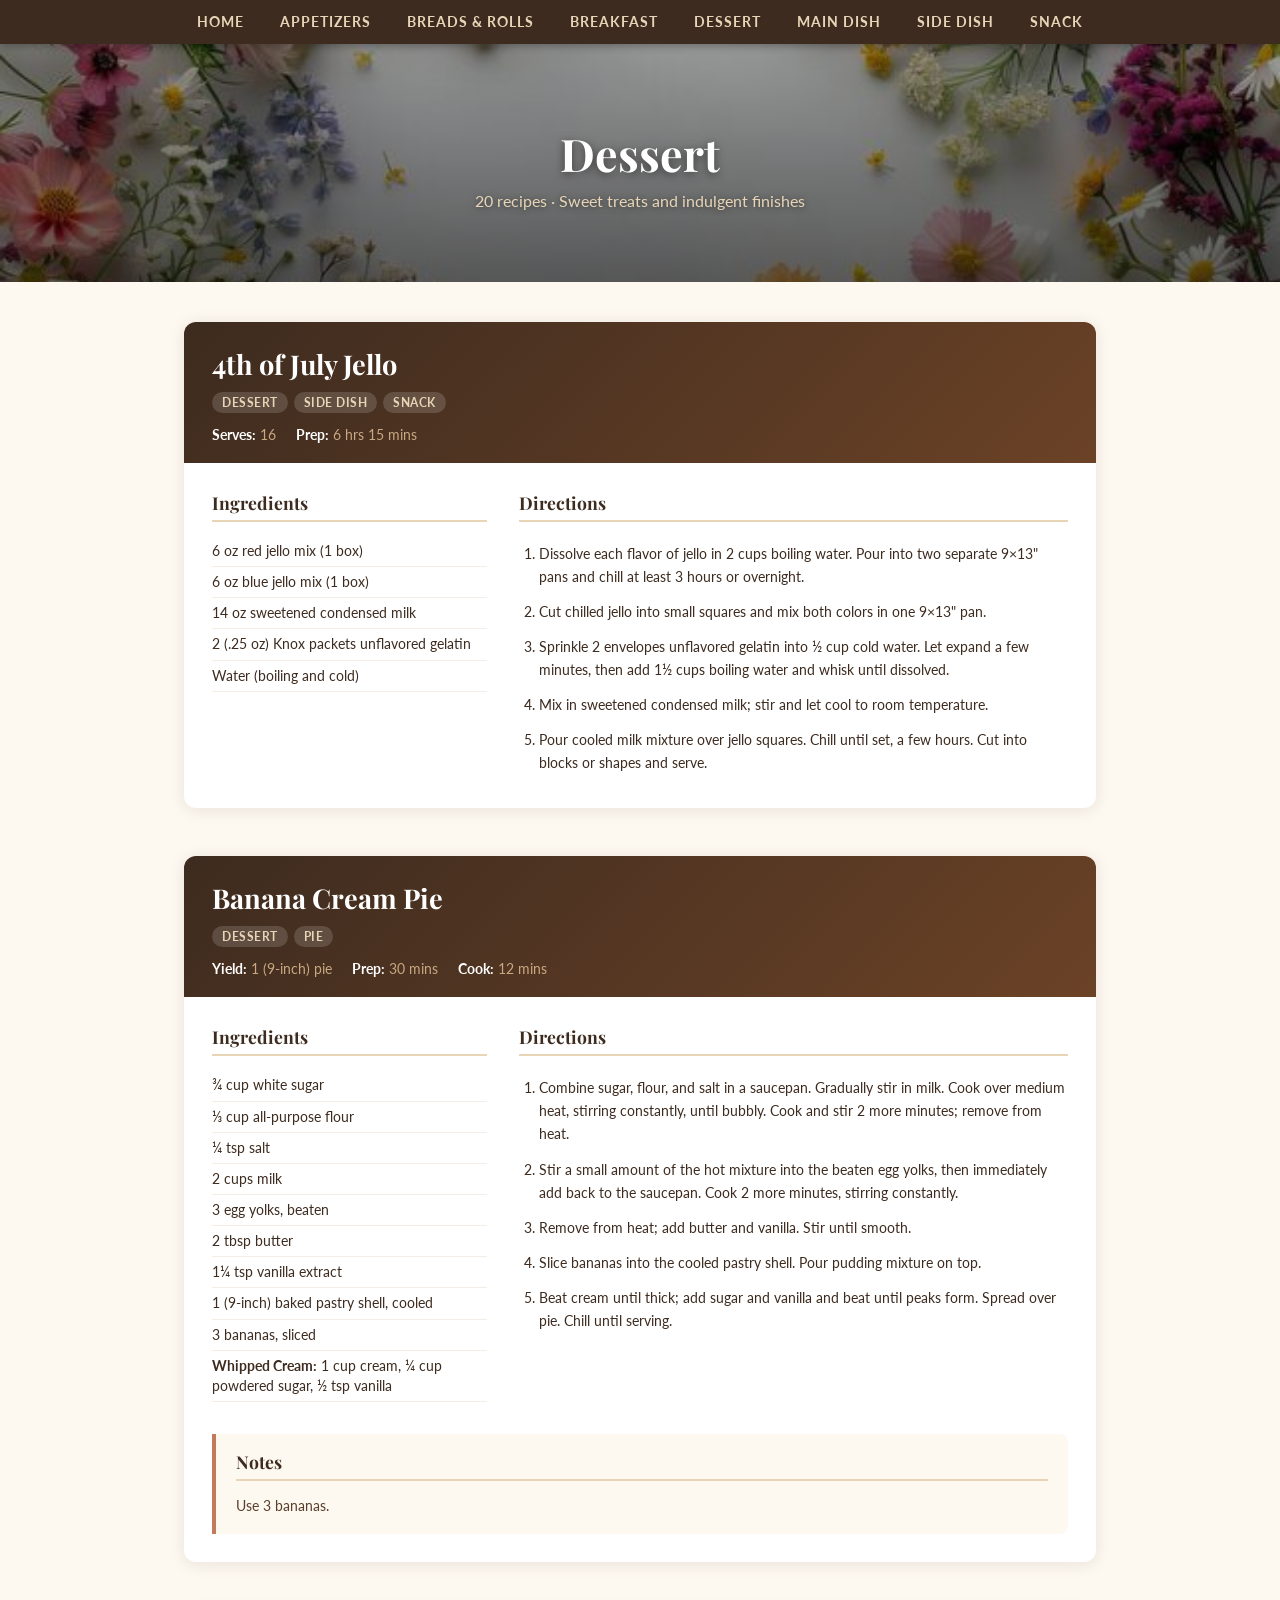
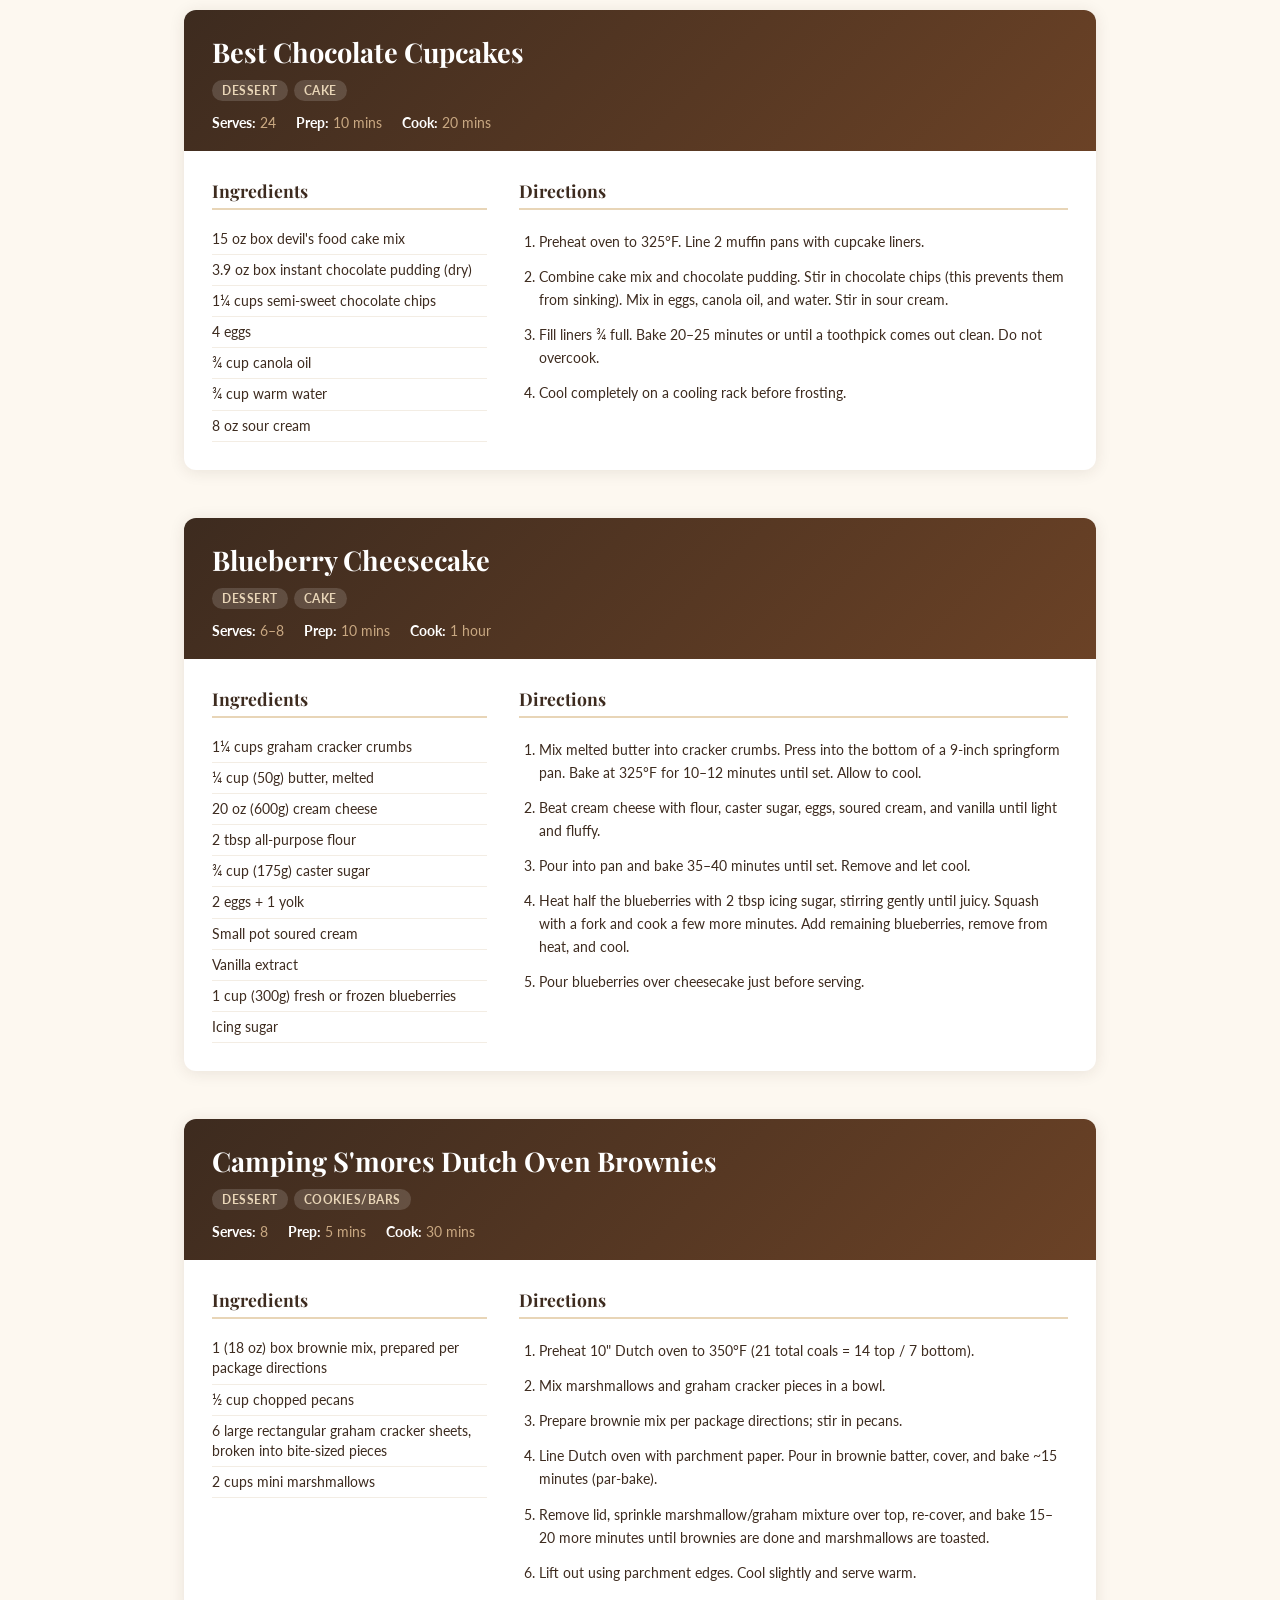
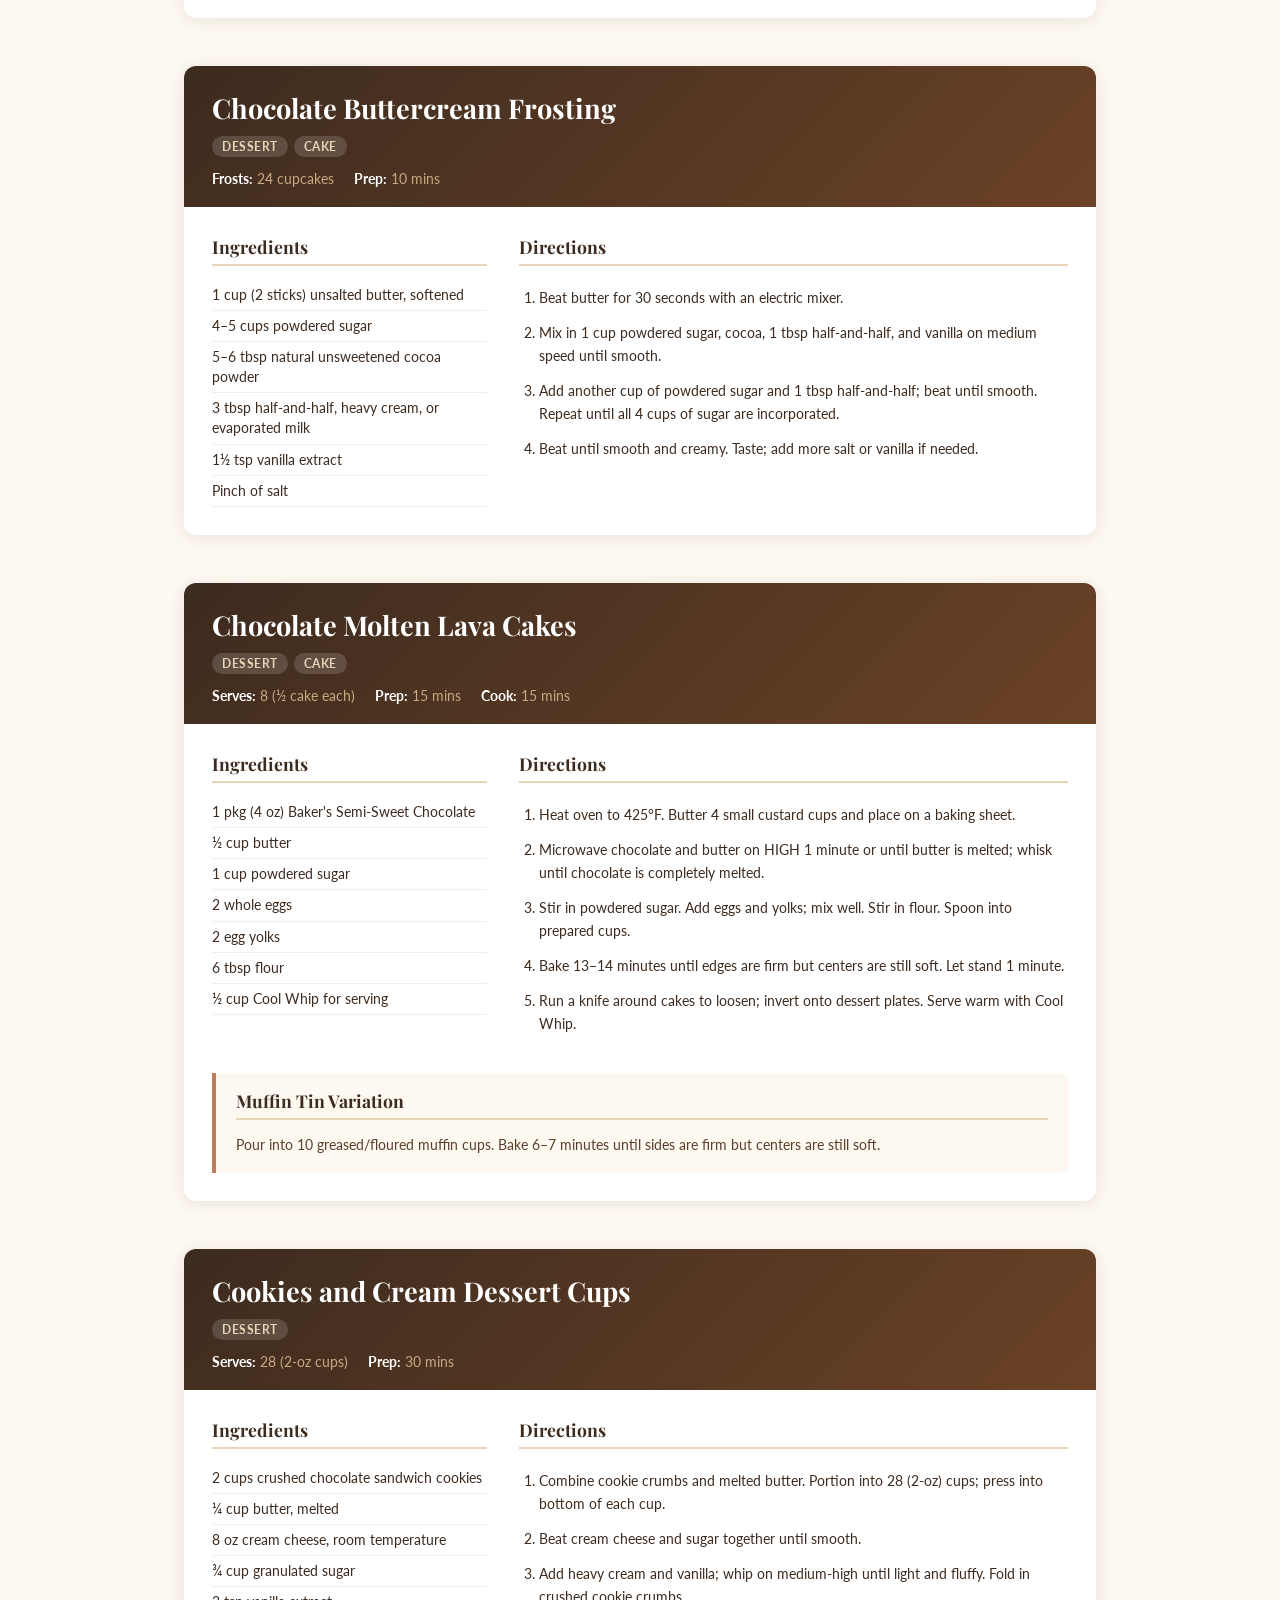
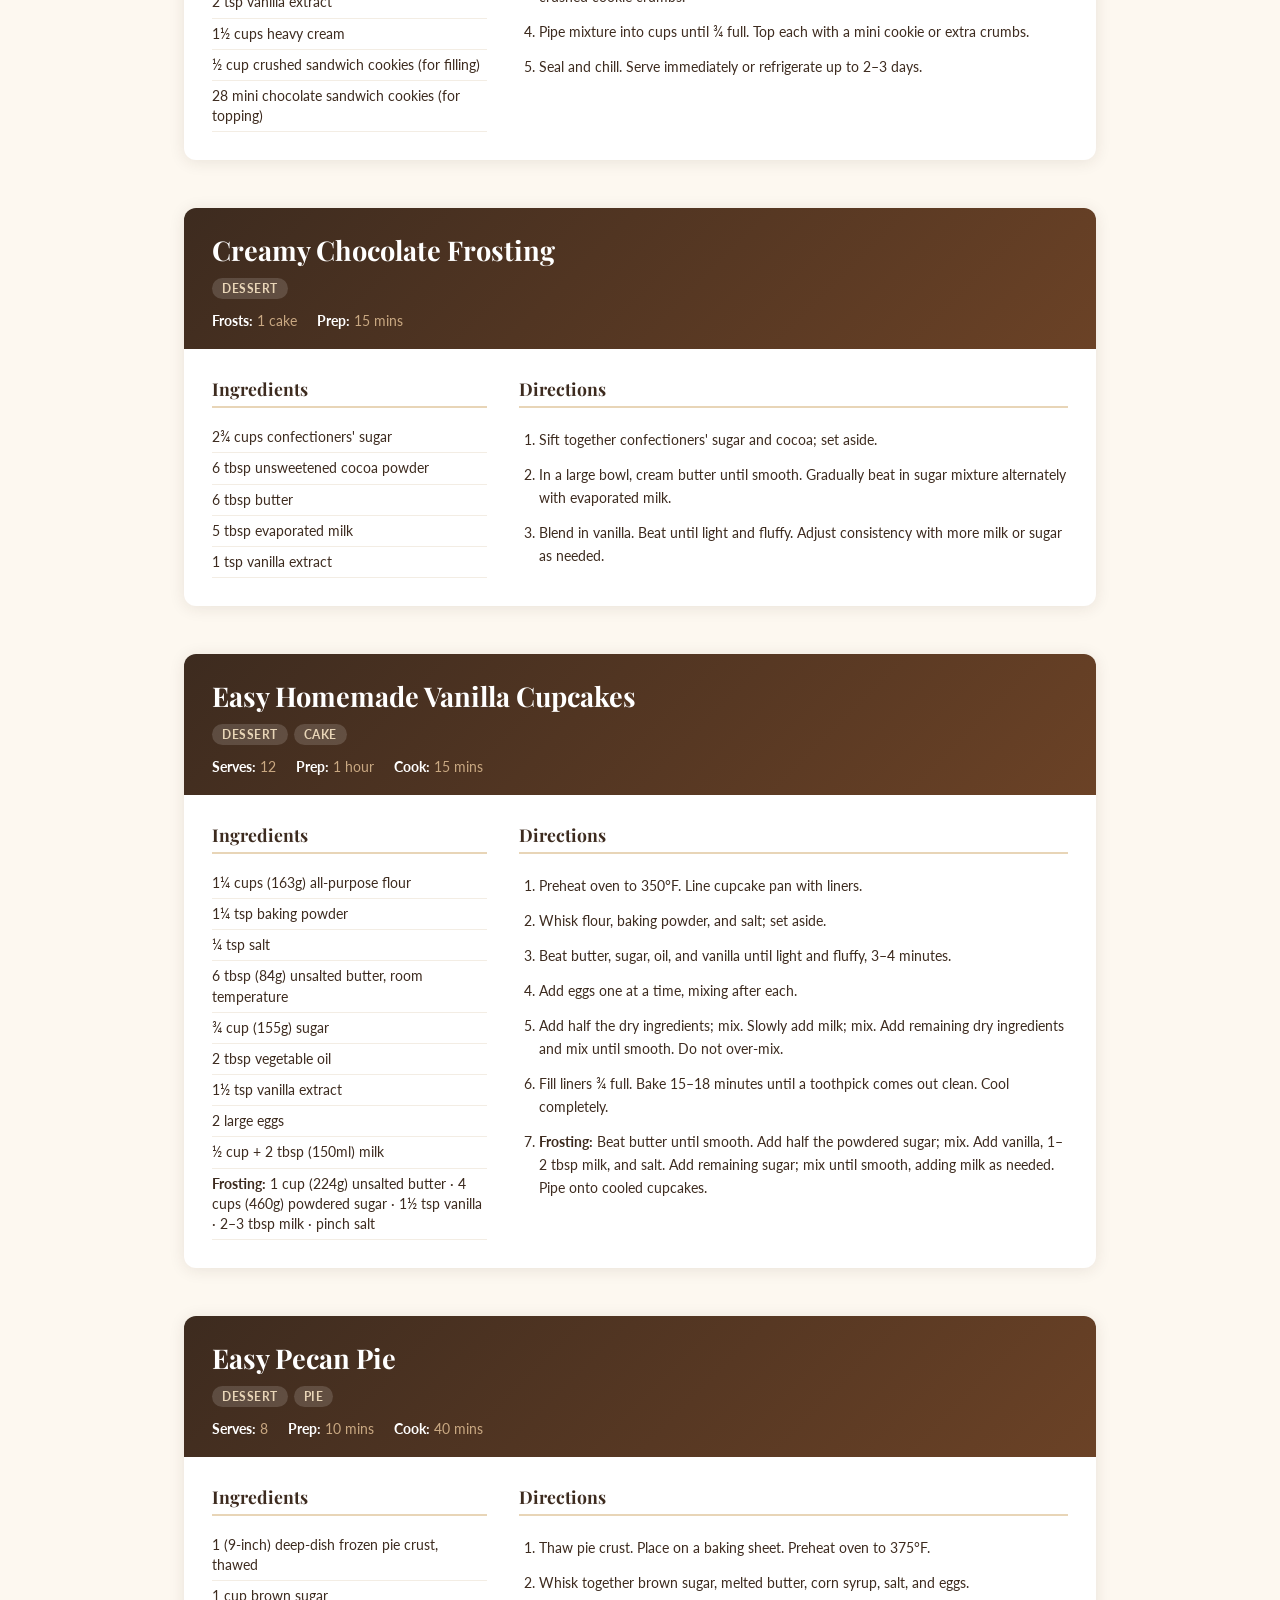
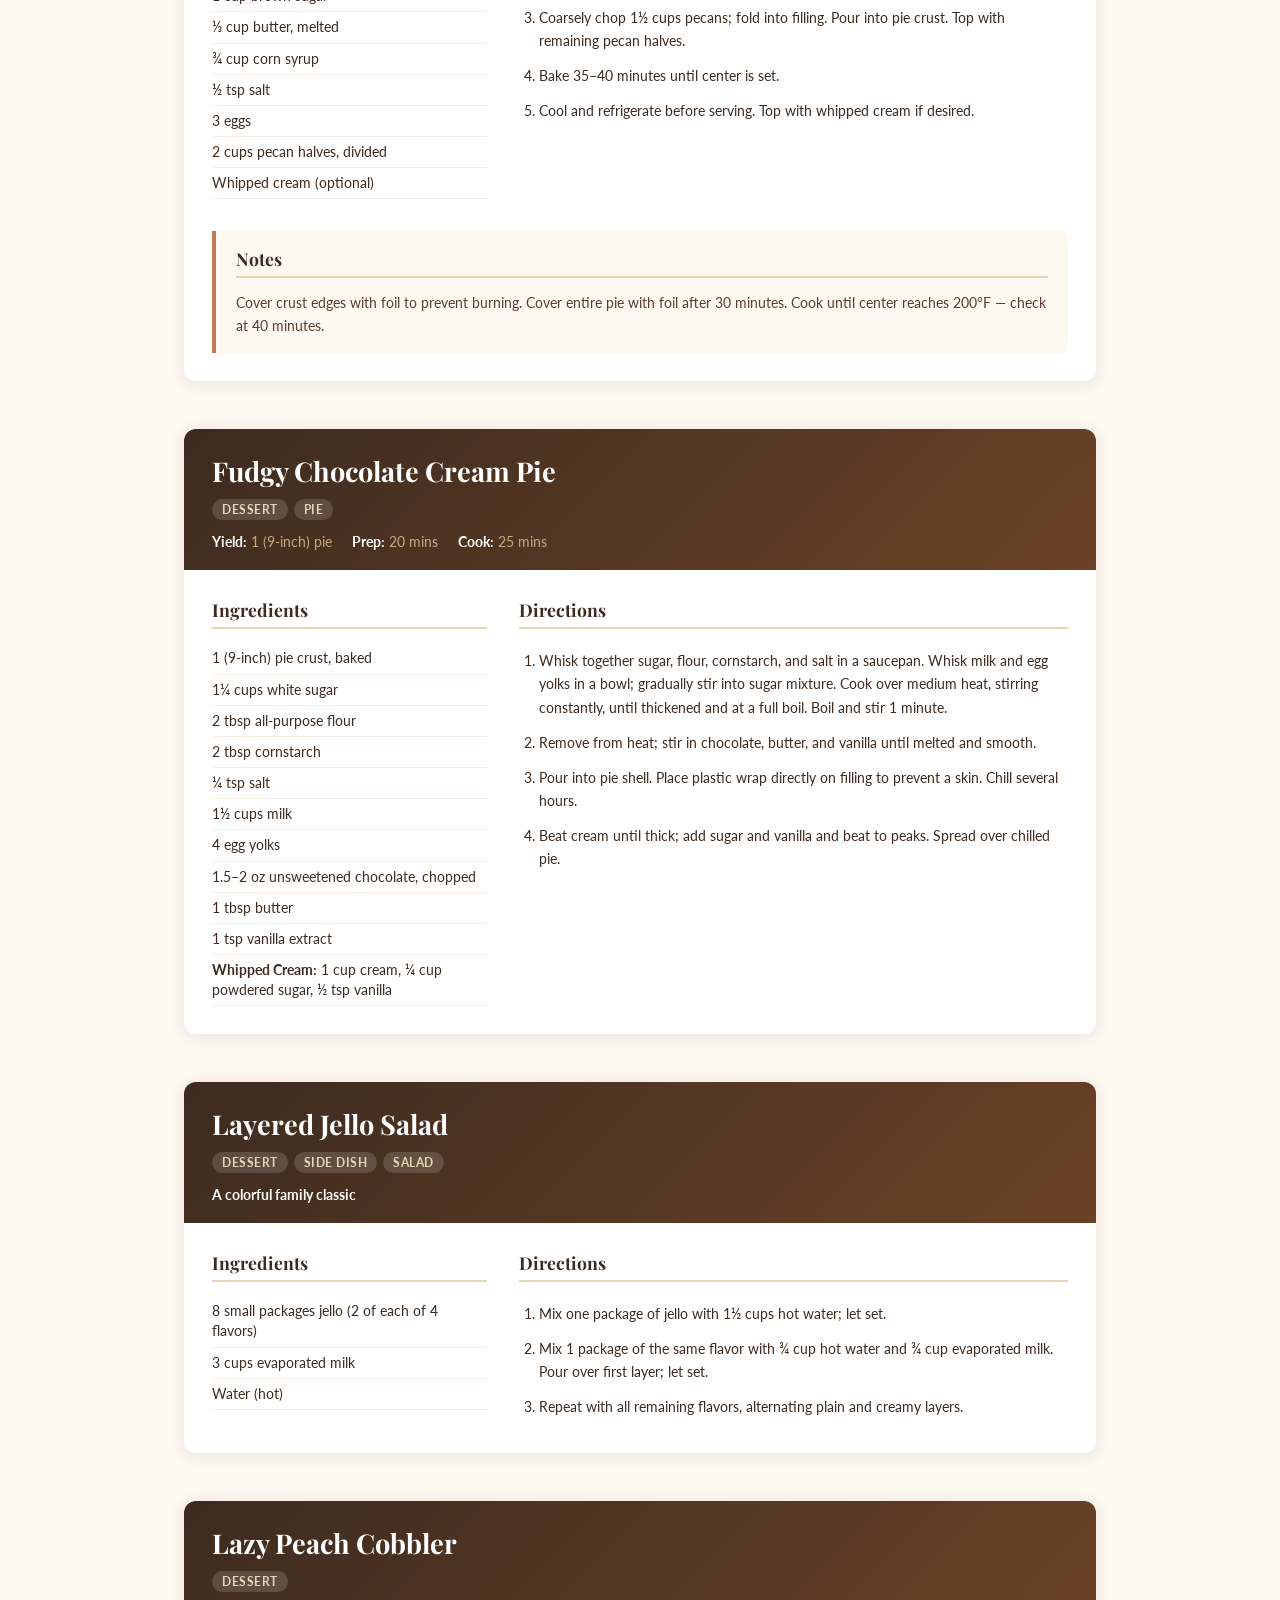
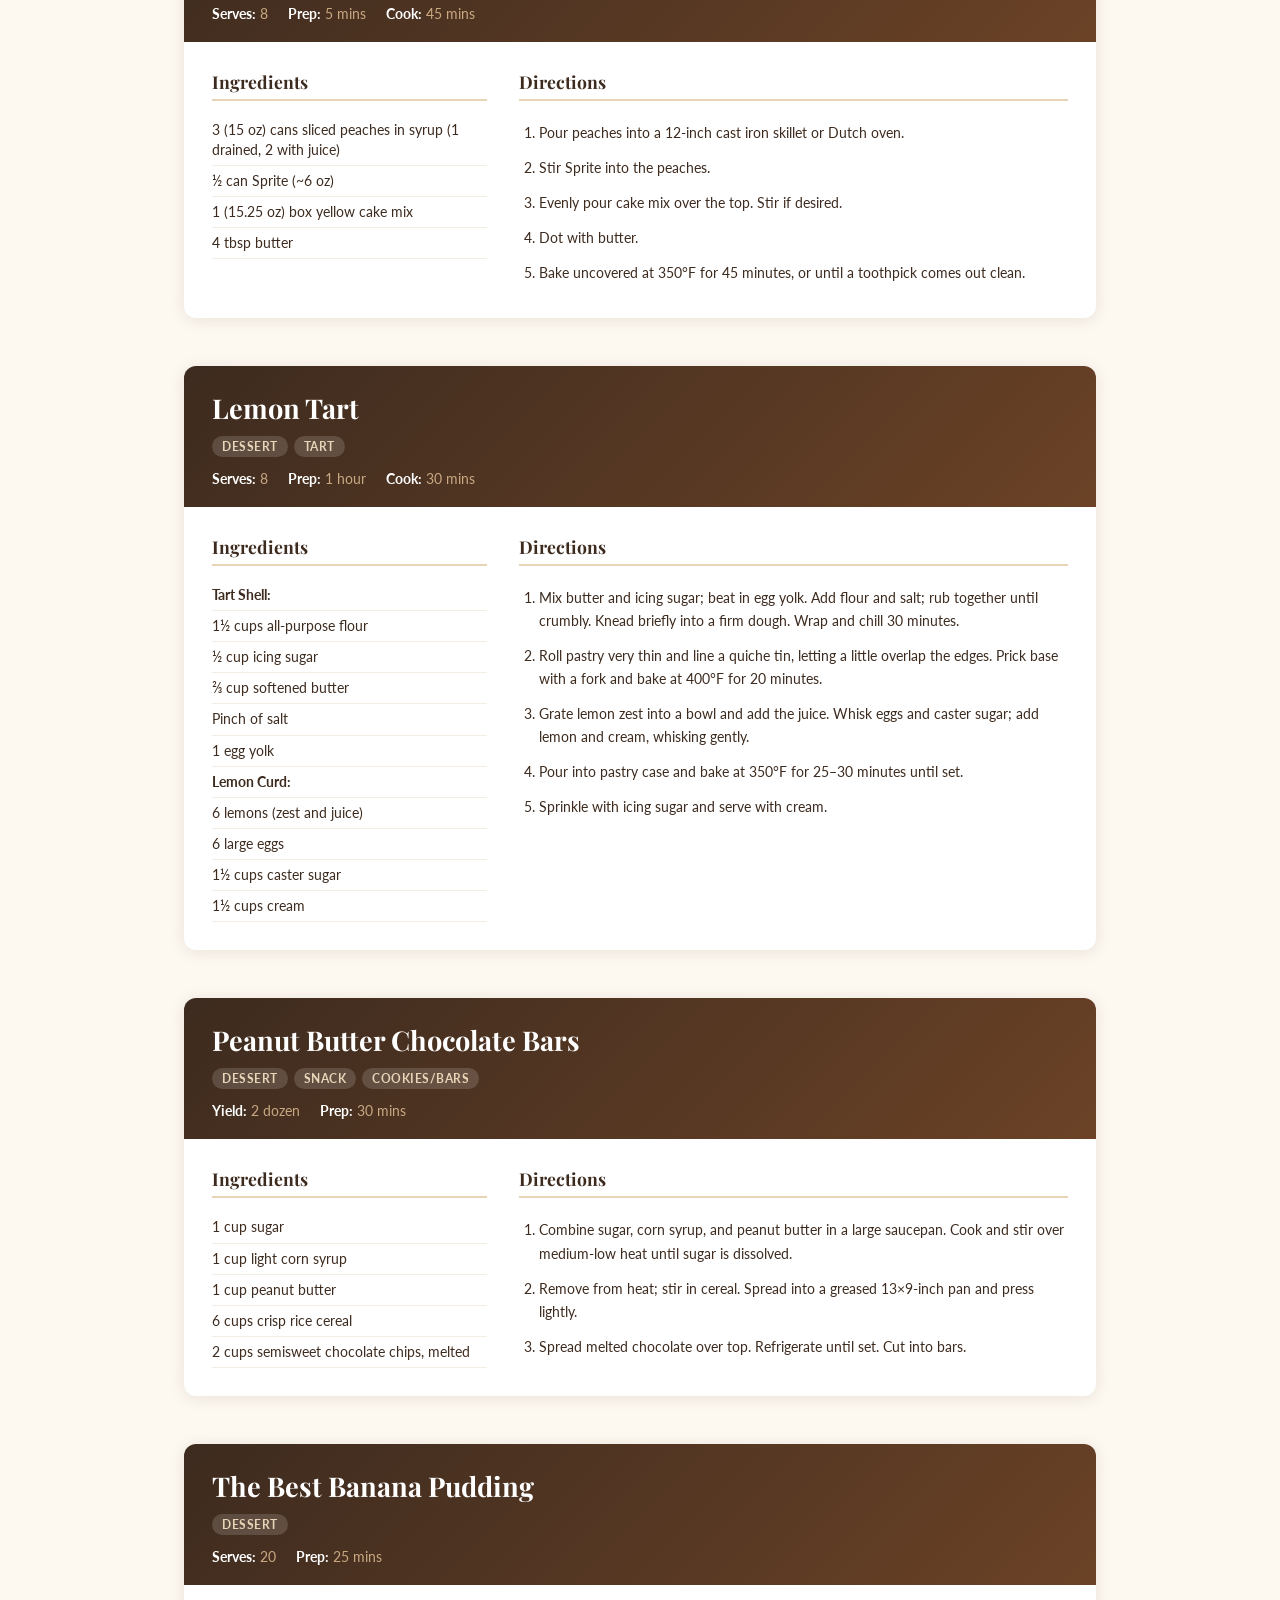
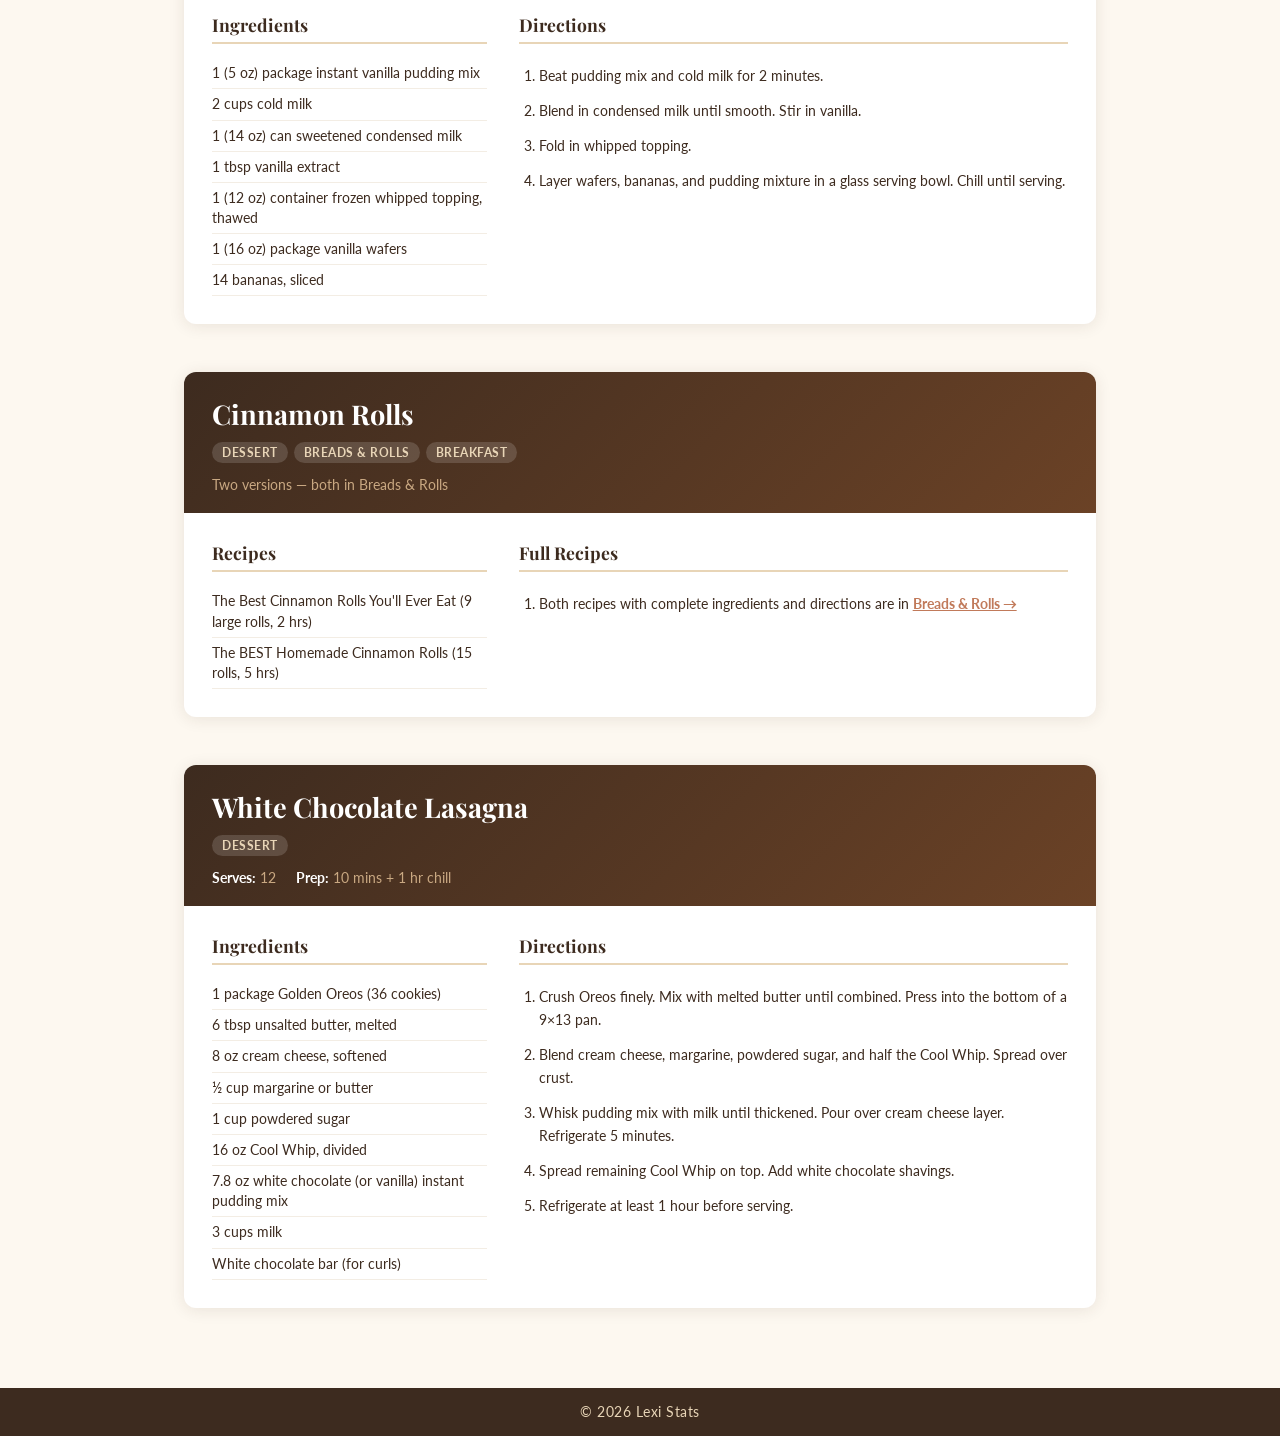
<file: startbootstrap-clean-blog-gh-pages/startbootstrap-clean-blog-gh-pages/Cookbook/Dessert.html>
<!DOCTYPE html>
<html lang="en">
<head>
    <meta charset="UTF-8">
    <meta name="viewport" content="width=device-width, initial-scale=1.0">
    <title>Dessert – Mom's Cookbook</title>
    <link rel="stylesheet" type="text/css" href="../css/myStyles.css">
</head>
<body>

    <nav>
        <a href="../fromScratch.html">Home</a>
        <a href="Appetizers.html">Appetizers</a>
        <a href="BreadsandRolls.html">Breads &amp; Rolls</a>
        <a href="Breakfast.html">Breakfast</a>
        <a href="#">Dessert</a>
        <a href="MainDish.html">Main Dish</a>
        <a href="SideDish.html">Side Dish</a>
        <a href="Snack.html">Snack</a>
    </nav>

    <div class="category-header">
        <h1>Dessert</h1>
        <p>20 recipes · Sweet treats and indulgent finishes</p>
    </div>

    <div class="recipe-list">

        <!-- 4th of July Jello -->
        <div class="recipe-card">
            <div class="recipe-card-header">
                <h2>4th of July Jello</h2>
                <div class="recipe-tags">
                    <span class="tag">Dessert</span>
                    <span class="tag">Side Dish</span>
                    <span class="tag">Snack</span>
                </div>
                <div class="recipe-meta">
                    <span><strong>Serves:</strong> 16</span>
                    <span><strong>Prep:</strong> 6 hrs 15 mins</span>
                </div>
            </div>
            <div class="recipe-body">
                <div class="recipe-ingredients">
                    <h3>Ingredients</h3>
                    <ul>
                        <li>6 oz red jello mix (1 box)</li>
                        <li>6 oz blue jello mix (1 box)</li>
                        <li>14 oz sweetened condensed milk</li>
                        <li>2 (.25 oz) Knox packets unflavored gelatin</li>
                        <li>Water (boiling and cold)</li>
                    </ul>
                </div>
                <div class="recipe-directions">
                    <h3>Directions</h3>
                    <ol>
                        <li>Dissolve each flavor of jello in 2 cups boiling water. Pour into two separate 9×13" pans and chill at least 3 hours or overnight.</li>
                        <li>Cut chilled jello into small squares and mix both colors in one 9×13" pan.</li>
                        <li>Sprinkle 2 envelopes unflavored gelatin into ½ cup cold water. Let expand a few minutes, then add 1½ cups boiling water and whisk until dissolved.</li>
                        <li>Mix in sweetened condensed milk; stir and let cool to room temperature.</li>
                        <li>Pour cooled milk mixture over jello squares. Chill until set, a few hours. Cut into blocks or shapes and serve.</li>
                    </ol>
                </div>
            </div>
        </div>

        <!-- Banana Cream Pie -->
        <div class="recipe-card">
            <div class="recipe-card-header">
                <h2>Banana Cream Pie</h2>
                <div class="recipe-tags">
                    <span class="tag">Dessert</span>
                    <span class="tag">Pie</span>
                </div>
                <div class="recipe-meta">
                    <span><strong>Yield:</strong> 1 (9-inch) pie</span>
                    <span><strong>Prep:</strong> 30 mins</span>
                    <span><strong>Cook:</strong> 12 mins</span>
                </div>
            </div>
            <div class="recipe-body">
                <div class="recipe-ingredients">
                    <h3>Ingredients</h3>
                    <ul>
                        <li>¾ cup white sugar</li>
                        <li>⅓ cup all-purpose flour</li>
                        <li>¼ tsp salt</li>
                        <li>2 cups milk</li>
                        <li>3 egg yolks, beaten</li>
                        <li>2 tbsp butter</li>
                        <li>1¼ tsp vanilla extract</li>
                        <li>1 (9-inch) baked pastry shell, cooled</li>
                        <li>3 bananas, sliced</li>
                        <li><strong>Whipped Cream:</strong> 1 cup cream, ¼ cup powdered sugar, ½ tsp vanilla</li>
                    </ul>
                </div>
                <div class="recipe-directions">
                    <h3>Directions</h3>
                    <ol>
                        <li>Combine sugar, flour, and salt in a saucepan. Gradually stir in milk. Cook over medium heat, stirring constantly, until bubbly. Cook and stir 2 more minutes; remove from heat.</li>
                        <li>Stir a small amount of the hot mixture into the beaten egg yolks, then immediately add back to the saucepan. Cook 2 more minutes, stirring constantly.</li>
                        <li>Remove from heat; add butter and vanilla. Stir until smooth.</li>
                        <li>Slice bananas into the cooled pastry shell. Pour pudding mixture on top.</li>
                        <li>Beat cream until thick; add sugar and vanilla and beat until peaks form. Spread over pie. Chill until serving.</li>
                    </ol>
                </div>
                <div class="recipe-notes">
                    <h3>Notes</h3>
                    <p>Use 3 bananas.</p>
                </div>
            </div>
        </div>

        <!-- Best Chocolate Cupcakes -->
        <div class="recipe-card">
            <div class="recipe-card-header">
                <h2>Best Chocolate Cupcakes</h2>
                <div class="recipe-tags">
                    <span class="tag">Dessert</span>
                    <span class="tag">Cake</span>
                </div>
                <div class="recipe-meta">
                    <span><strong>Serves:</strong> 24</span>
                    <span><strong>Prep:</strong> 10 mins</span>
                    <span><strong>Cook:</strong> 20 mins</span>
                </div>
            </div>
            <div class="recipe-body">
                <div class="recipe-ingredients">
                    <h3>Ingredients</h3>
                    <ul>
                        <li>15 oz box devil's food cake mix</li>
                        <li>3.9 oz box instant chocolate pudding (dry)</li>
                        <li>1¼ cups semi-sweet chocolate chips</li>
                        <li>4 eggs</li>
                        <li>¾ cup canola oil</li>
                        <li>¾ cup warm water</li>
                        <li>8 oz sour cream</li>
                    </ul>
                </div>
                <div class="recipe-directions">
                    <h3>Directions</h3>
                    <ol>
                        <li>Preheat oven to 325°F. Line 2 muffin pans with cupcake liners.</li>
                        <li>Combine cake mix and chocolate pudding. Stir in chocolate chips (this prevents them from sinking). Mix in eggs, canola oil, and water. Stir in sour cream.</li>
                        <li>Fill liners ¾ full. Bake 20–25 minutes or until a toothpick comes out clean. Do not overcook.</li>
                        <li>Cool completely on a cooling rack before frosting.</li>
                    </ol>
                </div>
            </div>
        </div>

        <!-- Blueberry Cheesecake -->
        <div class="recipe-card">
            <div class="recipe-card-header">
                <h2>Blueberry Cheesecake</h2>
                <div class="recipe-tags">
                    <span class="tag">Dessert</span>
                    <span class="tag">Cake</span>
                </div>
                <div class="recipe-meta">
                    <span><strong>Serves:</strong> 6–8</span>
                    <span><strong>Prep:</strong> 10 mins</span>
                    <span><strong>Cook:</strong> 1 hour</span>
                </div>
            </div>
            <div class="recipe-body">
                <div class="recipe-ingredients">
                    <h3>Ingredients</h3>
                    <ul>
                        <li>1¼ cups graham cracker crumbs</li>
                        <li>¼ cup (50g) butter, melted</li>
                        <li>20 oz (600g) cream cheese</li>
                        <li>2 tbsp all-purpose flour</li>
                        <li>¾ cup (175g) caster sugar</li>
                        <li>2 eggs + 1 yolk</li>
                        <li>Small pot soured cream</li>
                        <li>Vanilla extract</li>
                        <li>1 cup (300g) fresh or frozen blueberries</li>
                        <li>Icing sugar</li>
                    </ul>
                </div>
                <div class="recipe-directions">
                    <h3>Directions</h3>
                    <ol>
                        <li>Mix melted butter into cracker crumbs. Press into the bottom of a 9-inch springform pan. Bake at 325°F for 10–12 minutes until set. Allow to cool.</li>
                        <li>Beat cream cheese with flour, caster sugar, eggs, soured cream, and vanilla until light and fluffy.</li>
                        <li>Pour into pan and bake 35–40 minutes until set. Remove and let cool.</li>
                        <li>Heat half the blueberries with 2 tbsp icing sugar, stirring gently until juicy. Squash with a fork and cook a few more minutes. Add remaining blueberries, remove from heat, and cool.</li>
                        <li>Pour blueberries over cheesecake just before serving.</li>
                    </ol>
                </div>
            </div>
        </div>

        <!-- Camping Smores Dutch Oven Brownies -->
        <div class="recipe-card">
            <div class="recipe-card-header">
                <h2>Camping S'mores Dutch Oven Brownies</h2>
                <div class="recipe-tags">
                    <span class="tag">Dessert</span>
                    <span class="tag">Cookies/Bars</span>
                </div>
                <div class="recipe-meta">
                    <span><strong>Serves:</strong> 8</span>
                    <span><strong>Prep:</strong> 5 mins</span>
                    <span><strong>Cook:</strong> 30 mins</span>
                </div>
            </div>
            <div class="recipe-body">
                <div class="recipe-ingredients">
                    <h3>Ingredients</h3>
                    <ul>
                        <li>1 (18 oz) box brownie mix, prepared per package directions</li>
                        <li>½ cup chopped pecans</li>
                        <li>6 large rectangular graham cracker sheets, broken into bite-sized pieces</li>
                        <li>2 cups mini marshmallows</li>
                    </ul>
                </div>
                <div class="recipe-directions">
                    <h3>Directions</h3>
                    <ol>
                        <li>Preheat 10" Dutch oven to 350°F (21 total coals = 14 top / 7 bottom).</li>
                        <li>Mix marshmallows and graham cracker pieces in a bowl.</li>
                        <li>Prepare brownie mix per package directions; stir in pecans.</li>
                        <li>Line Dutch oven with parchment paper. Pour in brownie batter, cover, and bake ~15 minutes (par-bake).</li>
                        <li>Remove lid, sprinkle marshmallow/graham mixture over top, re-cover, and bake 15–20 more minutes until brownies are done and marshmallows are toasted.</li>
                        <li>Lift out using parchment edges. Cool slightly and serve warm.</li>
                    </ol>
                </div>
            </div>
        </div>

        <!-- Chocolate Buttercream Frosting -->
        <div class="recipe-card">
            <div class="recipe-card-header">
                <h2>Chocolate Buttercream Frosting</h2>
                <div class="recipe-tags">
                    <span class="tag">Dessert</span>
                    <span class="tag">Cake</span>
                </div>
                <div class="recipe-meta">
                    <span><strong>Frosts:</strong> 24 cupcakes</span>
                    <span><strong>Prep:</strong> 10 mins</span>
                </div>
            </div>
            <div class="recipe-body">
                <div class="recipe-ingredients">
                    <h3>Ingredients</h3>
                    <ul>
                        <li>1 cup (2 sticks) unsalted butter, softened</li>
                        <li>4–5 cups powdered sugar</li>
                        <li>5–6 tbsp natural unsweetened cocoa powder</li>
                        <li>3 tbsp half-and-half, heavy cream, or evaporated milk</li>
                        <li>1½ tsp vanilla extract</li>
                        <li>Pinch of salt</li>
                    </ul>
                </div>
                <div class="recipe-directions">
                    <h3>Directions</h3>
                    <ol>
                        <li>Beat butter for 30 seconds with an electric mixer.</li>
                        <li>Mix in 1 cup powdered sugar, cocoa, 1 tbsp half-and-half, and vanilla on medium speed until smooth.</li>
                        <li>Add another cup of powdered sugar and 1 tbsp half-and-half; beat until smooth. Repeat until all 4 cups of sugar are incorporated.</li>
                        <li>Beat until smooth and creamy. Taste; add more salt or vanilla if needed.</li>
                    </ol>
                </div>
            </div>
        </div>

        <!-- Chocolate Molten Lava Cakes -->
        <div class="recipe-card">
            <div class="recipe-card-header">
                <h2>Chocolate Molten Lava Cakes</h2>
                <div class="recipe-tags">
                    <span class="tag">Dessert</span>
                    <span class="tag">Cake</span>
                </div>
                <div class="recipe-meta">
                    <span><strong>Serves:</strong> 8 (½ cake each)</span>
                    <span><strong>Prep:</strong> 15 mins</span>
                    <span><strong>Cook:</strong> 15 mins</span>
                </div>
            </div>
            <div class="recipe-body">
                <div class="recipe-ingredients">
                    <h3>Ingredients</h3>
                    <ul>
                        <li>1 pkg (4 oz) Baker's Semi-Sweet Chocolate</li>
                        <li>½ cup butter</li>
                        <li>1 cup powdered sugar</li>
                        <li>2 whole eggs</li>
                        <li>2 egg yolks</li>
                        <li>6 tbsp flour</li>
                        <li>½ cup Cool Whip for serving</li>
                    </ul>
                </div>
                <div class="recipe-directions">
                    <h3>Directions</h3>
                    <ol>
                        <li>Heat oven to 425°F. Butter 4 small custard cups and place on a baking sheet.</li>
                        <li>Microwave chocolate and butter on HIGH 1 minute or until butter is melted; whisk until chocolate is completely melted.</li>
                        <li>Stir in powdered sugar. Add eggs and yolks; mix well. Stir in flour. Spoon into prepared cups.</li>
                        <li>Bake 13–14 minutes until edges are firm but centers are still soft. Let stand 1 minute.</li>
                        <li>Run a knife around cakes to loosen; invert onto dessert plates. Serve warm with Cool Whip.</li>
                    </ol>
                </div>
                <div class="recipe-notes">
                    <h3>Muffin Tin Variation</h3>
                    <p>Pour into 10 greased/floured muffin cups. Bake 6–7 minutes until sides are firm but centers are still soft.</p>
                </div>
            </div>
        </div>

        <!-- Cookies and Cream Dessert Cups -->
        <div class="recipe-card">
            <div class="recipe-card-header">
                <h2>Cookies and Cream Dessert Cups</h2>
                <div class="recipe-tags">
                    <span class="tag">Dessert</span>
                </div>
                <div class="recipe-meta">
                    <span><strong>Serves:</strong> 28 (2-oz cups)</span>
                    <span><strong>Prep:</strong> 30 mins</span>
                </div>
            </div>
            <div class="recipe-body">
                <div class="recipe-ingredients">
                    <h3>Ingredients</h3>
                    <ul>
                        <li>2 cups crushed chocolate sandwich cookies</li>
                        <li>¼ cup butter, melted</li>
                        <li>8 oz cream cheese, room temperature</li>
                        <li>¾ cup granulated sugar</li>
                        <li>2 tsp vanilla extract</li>
                        <li>1½ cups heavy cream</li>
                        <li>½ cup crushed sandwich cookies (for filling)</li>
                        <li>28 mini chocolate sandwich cookies (for topping)</li>
                    </ul>
                </div>
                <div class="recipe-directions">
                    <h3>Directions</h3>
                    <ol>
                        <li>Combine cookie crumbs and melted butter. Portion into 28 (2-oz) cups; press into bottom of each cup.</li>
                        <li>Beat cream cheese and sugar together until smooth.</li>
                        <li>Add heavy cream and vanilla; whip on medium-high until light and fluffy. Fold in crushed cookie crumbs.</li>
                        <li>Pipe mixture into cups until ¾ full. Top each with a mini cookie or extra crumbs.</li>
                        <li>Seal and chill. Serve immediately or refrigerate up to 2–3 days.</li>
                    </ol>
                </div>
            </div>
        </div>

        <!-- Creamy Chocolate Frosting -->
        <div class="recipe-card">
            <div class="recipe-card-header">
                <h2>Creamy Chocolate Frosting</h2>
                <div class="recipe-tags">
                    <span class="tag">Dessert</span>
                </div>
                <div class="recipe-meta">
                    <span><strong>Frosts:</strong> 1 cake</span>
                    <span><strong>Prep:</strong> 15 mins</span>
                </div>
            </div>
            <div class="recipe-body">
                <div class="recipe-ingredients">
                    <h3>Ingredients</h3>
                    <ul>
                        <li>2¾ cups confectioners' sugar</li>
                        <li>6 tbsp unsweetened cocoa powder</li>
                        <li>6 tbsp butter</li>
                        <li>5 tbsp evaporated milk</li>
                        <li>1 tsp vanilla extract</li>
                    </ul>
                </div>
                <div class="recipe-directions">
                    <h3>Directions</h3>
                    <ol>
                        <li>Sift together confectioners' sugar and cocoa; set aside.</li>
                        <li>In a large bowl, cream butter until smooth. Gradually beat in sugar mixture alternately with evaporated milk.</li>
                        <li>Blend in vanilla. Beat until light and fluffy. Adjust consistency with more milk or sugar as needed.</li>
                    </ol>
                </div>
            </div>
        </div>

        <!-- Easy Homemade Vanilla Cupcakes -->
        <div class="recipe-card">
            <div class="recipe-card-header">
                <h2>Easy Homemade Vanilla Cupcakes</h2>
                <div class="recipe-tags">
                    <span class="tag">Dessert</span>
                    <span class="tag">Cake</span>
                </div>
                <div class="recipe-meta">
                    <span><strong>Serves:</strong> 12</span>
                    <span><strong>Prep:</strong> 1 hour</span>
                    <span><strong>Cook:</strong> 15 mins</span>
                </div>
            </div>
            <div class="recipe-body">
                <div class="recipe-ingredients">
                    <h3>Ingredients</h3>
                    <ul>
                        <li>1¼ cups (163g) all-purpose flour</li>
                        <li>1¼ tsp baking powder</li>
                        <li>¼ tsp salt</li>
                        <li>6 tbsp (84g) unsalted butter, room temperature</li>
                        <li>¾ cup (155g) sugar</li>
                        <li>2 tbsp vegetable oil</li>
                        <li>1½ tsp vanilla extract</li>
                        <li>2 large eggs</li>
                        <li>½ cup + 2 tbsp (150ml) milk</li>
                        <li><strong>Frosting:</strong> 1 cup (224g) unsalted butter · 4 cups (460g) powdered sugar · 1½ tsp vanilla · 2–3 tbsp milk · pinch salt</li>
                    </ul>
                </div>
                <div class="recipe-directions">
                    <h3>Directions</h3>
                    <ol>
                        <li>Preheat oven to 350°F. Line cupcake pan with liners.</li>
                        <li>Whisk flour, baking powder, and salt; set aside.</li>
                        <li>Beat butter, sugar, oil, and vanilla until light and fluffy, 3–4 minutes.</li>
                        <li>Add eggs one at a time, mixing after each.</li>
                        <li>Add half the dry ingredients; mix. Slowly add milk; mix. Add remaining dry ingredients and mix until smooth. Do not over-mix.</li>
                        <li>Fill liners ¾ full. Bake 15–18 minutes until a toothpick comes out clean. Cool completely.</li>
                        <li><strong>Frosting:</strong> Beat butter until smooth. Add half the powdered sugar; mix. Add vanilla, 1–2 tbsp milk, and salt. Add remaining sugar; mix until smooth, adding milk as needed. Pipe onto cooled cupcakes.</li>
                    </ol>
                </div>
            </div>
        </div>

        <!-- Easy Pecan Pie -->
        <div class="recipe-card">
            <div class="recipe-card-header">
                <h2>Easy Pecan Pie</h2>
                <div class="recipe-tags">
                    <span class="tag">Dessert</span>
                    <span class="tag">Pie</span>
                </div>
                <div class="recipe-meta">
                    <span><strong>Serves:</strong> 8</span>
                    <span><strong>Prep:</strong> 10 mins</span>
                    <span><strong>Cook:</strong> 40 mins</span>
                </div>
            </div>
            <div class="recipe-body">
                <div class="recipe-ingredients">
                    <h3>Ingredients</h3>
                    <ul>
                        <li>1 (9-inch) deep-dish frozen pie crust, thawed</li>
                        <li>1 cup brown sugar</li>
                        <li>⅓ cup butter, melted</li>
                        <li>¾ cup corn syrup</li>
                        <li>½ tsp salt</li>
                        <li>3 eggs</li>
                        <li>2 cups pecan halves, divided</li>
                        <li>Whipped cream (optional)</li>
                    </ul>
                </div>
                <div class="recipe-directions">
                    <h3>Directions</h3>
                    <ol>
                        <li>Thaw pie crust. Place on a baking sheet. Preheat oven to 375°F.</li>
                        <li>Whisk together brown sugar, melted butter, corn syrup, salt, and eggs.</li>
                        <li>Coarsely chop 1½ cups pecans; fold into filling. Pour into pie crust. Top with remaining pecan halves.</li>
                        <li>Bake 35–40 minutes until center is set.</li>
                        <li>Cool and refrigerate before serving. Top with whipped cream if desired.</li>
                    </ol>
                </div>
                <div class="recipe-notes">
                    <h3>Notes</h3>
                    <p>Cover crust edges with foil to prevent burning. Cover entire pie with foil after 30 minutes. Cook until center reaches 200°F — check at 40 minutes.</p>
                </div>
            </div>
        </div>

        <!-- Fudgy Chocolate Cream Pie -->
        <div class="recipe-card">
            <div class="recipe-card-header">
                <h2>Fudgy Chocolate Cream Pie</h2>
                <div class="recipe-tags">
                    <span class="tag">Dessert</span>
                    <span class="tag">Pie</span>
                </div>
                <div class="recipe-meta">
                    <span><strong>Yield:</strong> 1 (9-inch) pie</span>
                    <span><strong>Prep:</strong> 20 mins</span>
                    <span><strong>Cook:</strong> 25 mins</span>
                </div>
            </div>
            <div class="recipe-body">
                <div class="recipe-ingredients">
                    <h3>Ingredients</h3>
                    <ul>
                        <li>1 (9-inch) pie crust, baked</li>
                        <li>1¼ cups white sugar</li>
                        <li>2 tbsp all-purpose flour</li>
                        <li>2 tbsp cornstarch</li>
                        <li>¼ tsp salt</li>
                        <li>1½ cups milk</li>
                        <li>4 egg yolks</li>
                        <li>1.5–2 oz unsweetened chocolate, chopped</li>
                        <li>1 tbsp butter</li>
                        <li>1 tsp vanilla extract</li>
                        <li><strong>Whipped Cream:</strong> 1 cup cream, ¼ cup powdered sugar, ½ tsp vanilla</li>
                    </ul>
                </div>
                <div class="recipe-directions">
                    <h3>Directions</h3>
                    <ol>
                        <li>Whisk together sugar, flour, cornstarch, and salt in a saucepan. Whisk milk and egg yolks in a bowl; gradually stir into sugar mixture. Cook over medium heat, stirring constantly, until thickened and at a full boil. Boil and stir 1 minute.</li>
                        <li>Remove from heat; stir in chocolate, butter, and vanilla until melted and smooth.</li>
                        <li>Pour into pie shell. Place plastic wrap directly on filling to prevent a skin. Chill several hours.</li>
                        <li>Beat cream until thick; add sugar and vanilla and beat to peaks. Spread over chilled pie.</li>
                    </ol>
                </div>
            </div>
        </div>

        <!-- Layered Jello Salad -->
        <div class="recipe-card">
            <div class="recipe-card-header">
                <h2>Layered Jello Salad</h2>
                <div class="recipe-tags">
                    <span class="tag">Dessert</span>
                    <span class="tag">Side Dish</span>
                    <span class="tag">Salad</span>
                </div>
                <div class="recipe-meta">
                    <span><strong>A colorful family classic</strong></span>
                </div>
            </div>
            <div class="recipe-body">
                <div class="recipe-ingredients">
                    <h3>Ingredients</h3>
                    <ul>
                        <li>8 small packages jello (2 of each of 4 flavors)</li>
                        <li>3 cups evaporated milk</li>
                        <li>Water (hot)</li>
                    </ul>
                </div>
                <div class="recipe-directions">
                    <h3>Directions</h3>
                    <ol>
                        <li>Mix one package of jello with 1½ cups hot water; let set.</li>
                        <li>Mix 1 package of the same flavor with ¾ cup hot water and ¾ cup evaporated milk. Pour over first layer; let set.</li>
                        <li>Repeat with all remaining flavors, alternating plain and creamy layers.</li>
                    </ol>
                </div>
            </div>
        </div>

        <!-- Lazy Peach Cobbler -->
        <div class="recipe-card">
            <div class="recipe-card-header">
                <h2>Lazy Peach Cobbler</h2>
                <div class="recipe-tags">
                    <span class="tag">Dessert</span>
                </div>
                <div class="recipe-meta">
                    <span><strong>Serves:</strong> 8</span>
                    <span><strong>Prep:</strong> 5 mins</span>
                    <span><strong>Cook:</strong> 45 mins</span>
                </div>
            </div>
            <div class="recipe-body">
                <div class="recipe-ingredients">
                    <h3>Ingredients</h3>
                    <ul>
                        <li>3 (15 oz) cans sliced peaches in syrup (1 drained, 2 with juice)</li>
                        <li>½ can Sprite (~6 oz)</li>
                        <li>1 (15.25 oz) box yellow cake mix</li>
                        <li>4 tbsp butter</li>
                    </ul>
                </div>
                <div class="recipe-directions">
                    <h3>Directions</h3>
                    <ol>
                        <li>Pour peaches into a 12-inch cast iron skillet or Dutch oven.</li>
                        <li>Stir Sprite into the peaches.</li>
                        <li>Evenly pour cake mix over the top. Stir if desired.</li>
                        <li>Dot with butter.</li>
                        <li>Bake uncovered at 350°F for 45 minutes, or until a toothpick comes out clean.</li>
                    </ol>
                </div>
            </div>
        </div>

        <!-- Lemon Tart -->
        <div class="recipe-card">
            <div class="recipe-card-header">
                <h2>Lemon Tart</h2>
                <div class="recipe-tags">
                    <span class="tag">Dessert</span>
                    <span class="tag">Tart</span>
                </div>
                <div class="recipe-meta">
                    <span><strong>Serves:</strong> 8</span>
                    <span><strong>Prep:</strong> 1 hour</span>
                    <span><strong>Cook:</strong> 30 mins</span>
                </div>
            </div>
            <div class="recipe-body">
                <div class="recipe-ingredients">
                    <h3>Ingredients</h3>
                    <ul>
                        <li><strong>Tart Shell:</strong></li>
                        <li>1½ cups all-purpose flour</li>
                        <li>½ cup icing sugar</li>
                        <li>⅔ cup softened butter</li>
                        <li>Pinch of salt</li>
                        <li>1 egg yolk</li>
                        <li><strong>Lemon Curd:</strong></li>
                        <li>6 lemons (zest and juice)</li>
                        <li>6 large eggs</li>
                        <li>1½ cups caster sugar</li>
                        <li>1½ cups cream</li>
                    </ul>
                </div>
                <div class="recipe-directions">
                    <h3>Directions</h3>
                    <ol>
                        <li>Mix butter and icing sugar; beat in egg yolk. Add flour and salt; rub together until crumbly. Knead briefly into a firm dough. Wrap and chill 30 minutes.</li>
                        <li>Roll pastry very thin and line a quiche tin, letting a little overlap the edges. Prick base with a fork and bake at 400°F for 20 minutes.</li>
                        <li>Grate lemon zest into a bowl and add the juice. Whisk eggs and caster sugar; add lemon and cream, whisking gently.</li>
                        <li>Pour into pastry case and bake at 350°F for 25–30 minutes until set.</li>
                        <li>Sprinkle with icing sugar and serve with cream.</li>
                    </ol>
                </div>
            </div>
        </div>

        <!-- Peanut Butter Chocolate Bars -->
        <div class="recipe-card">
            <div class="recipe-card-header">
                <h2>Peanut Butter Chocolate Bars</h2>
                <div class="recipe-tags">
                    <span class="tag">Dessert</span>
                    <span class="tag">Snack</span>
                    <span class="tag">Cookies/Bars</span>
                </div>
                <div class="recipe-meta">
                    <span><strong>Yield:</strong> 2 dozen</span>
                    <span><strong>Prep:</strong> 30 mins</span>
                </div>
            </div>
            <div class="recipe-body">
                <div class="recipe-ingredients">
                    <h3>Ingredients</h3>
                    <ul>
                        <li>1 cup sugar</li>
                        <li>1 cup light corn syrup</li>
                        <li>1 cup peanut butter</li>
                        <li>6 cups crisp rice cereal</li>
                        <li>2 cups semisweet chocolate chips, melted</li>
                    </ul>
                </div>
                <div class="recipe-directions">
                    <h3>Directions</h3>
                    <ol>
                        <li>Combine sugar, corn syrup, and peanut butter in a large saucepan. Cook and stir over medium-low heat until sugar is dissolved.</li>
                        <li>Remove from heat; stir in cereal. Spread into a greased 13×9-inch pan and press lightly.</li>
                        <li>Spread melted chocolate over top. Refrigerate until set. Cut into bars.</li>
                    </ol>
                </div>
            </div>
        </div>

        <!-- The Best Banana Pudding -->
        <div class="recipe-card">
            <div class="recipe-card-header">
                <h2>The Best Banana Pudding</h2>
                <div class="recipe-tags">
                    <span class="tag">Dessert</span>
                </div>
                <div class="recipe-meta">
                    <span><strong>Serves:</strong> 20</span>
                    <span><strong>Prep:</strong> 25 mins</span>
                </div>
            </div>
            <div class="recipe-body">
                <div class="recipe-ingredients">
                    <h3>Ingredients</h3>
                    <ul>
                        <li>1 (5 oz) package instant vanilla pudding mix</li>
                        <li>2 cups cold milk</li>
                        <li>1 (14 oz) can sweetened condensed milk</li>
                        <li>1 tbsp vanilla extract</li>
                        <li>1 (12 oz) container frozen whipped topping, thawed</li>
                        <li>1 (16 oz) package vanilla wafers</li>
                        <li>14 bananas, sliced</li>
                    </ul>
                </div>
                <div class="recipe-directions">
                    <h3>Directions</h3>
                    <ol>
                        <li>Beat pudding mix and cold milk for 2 minutes.</li>
                        <li>Blend in condensed milk until smooth. Stir in vanilla.</li>
                        <li>Fold in whipped topping.</li>
                        <li>Layer wafers, bananas, and pudding mixture in a glass serving bowl. Chill until serving.</li>
                    </ol>
                </div>
            </div>
        </div>

        <!-- Cinnamon Rolls cross-links -->
        <div class="recipe-card">
            <div class="recipe-card-header">
                <h2>Cinnamon Rolls</h2>
                <div class="recipe-tags">
                    <span class="tag">Dessert</span>
                    <span class="tag">Breads &amp; Rolls</span>
                    <span class="tag">Breakfast</span>
                </div>
                <div class="recipe-meta">
                    <span>Two versions — both in Breads &amp; Rolls</span>
                </div>
            </div>
            <div class="recipe-body">
                <div class="recipe-ingredients">
                    <h3>Recipes</h3>
                    <ul>
                        <li>The Best Cinnamon Rolls You'll Ever Eat (9 large rolls, 2 hrs)</li>
                        <li>The BEST Homemade Cinnamon Rolls (15 rolls, 5 hrs)</li>
                    </ul>
                </div>
                <div class="recipe-directions">
                    <h3>Full Recipes</h3>
                    <ol>
                        <li>Both recipes with complete ingredients and directions are in <a href="BreadsandRolls.html" style="color:#C17A5A;font-weight:700;">Breads &amp; Rolls →</a></li>
                    </ol>
                </div>
            </div>
        </div>

        <!-- White Chocolate Lasagna -->
        <div class="recipe-card">
            <div class="recipe-card-header">
                <h2>White Chocolate Lasagna</h2>
                <div class="recipe-tags">
                    <span class="tag">Dessert</span>
                </div>
                <div class="recipe-meta">
                    <span><strong>Serves:</strong> 12</span>
                    <span><strong>Prep:</strong> 10 mins + 1 hr chill</span>
                </div>
            </div>
            <div class="recipe-body">
                <div class="recipe-ingredients">
                    <h3>Ingredients</h3>
                    <ul>
                        <li>1 package Golden Oreos (36 cookies)</li>
                        <li>6 tbsp unsalted butter, melted</li>
                        <li>8 oz cream cheese, softened</li>
                        <li>½ cup margarine or butter</li>
                        <li>1 cup powdered sugar</li>
                        <li>16 oz Cool Whip, divided</li>
                        <li>7.8 oz white chocolate (or vanilla) instant pudding mix</li>
                        <li>3 cups milk</li>
                        <li>White chocolate bar (for curls)</li>
                    </ul>
                </div>
                <div class="recipe-directions">
                    <h3>Directions</h3>
                    <ol>
                        <li>Crush Oreos finely. Mix with melted butter until combined. Press into the bottom of a 9×13 pan.</li>
                        <li>Blend cream cheese, margarine, powdered sugar, and half the Cool Whip. Spread over crust.</li>
                        <li>Whisk pudding mix with milk until thickened. Pour over cream cheese layer. Refrigerate 5 minutes.</li>
                        <li>Spread remaining Cool Whip on top. Add white chocolate shavings.</li>
                        <li>Refrigerate at least 1 hour before serving.</li>
                    </ol>
                </div>
            </div>
        </div>

    </div>

    <div class="footer">
        &copy; 2026 Lexi Stats
    </div>

</body>
</html>
</file>
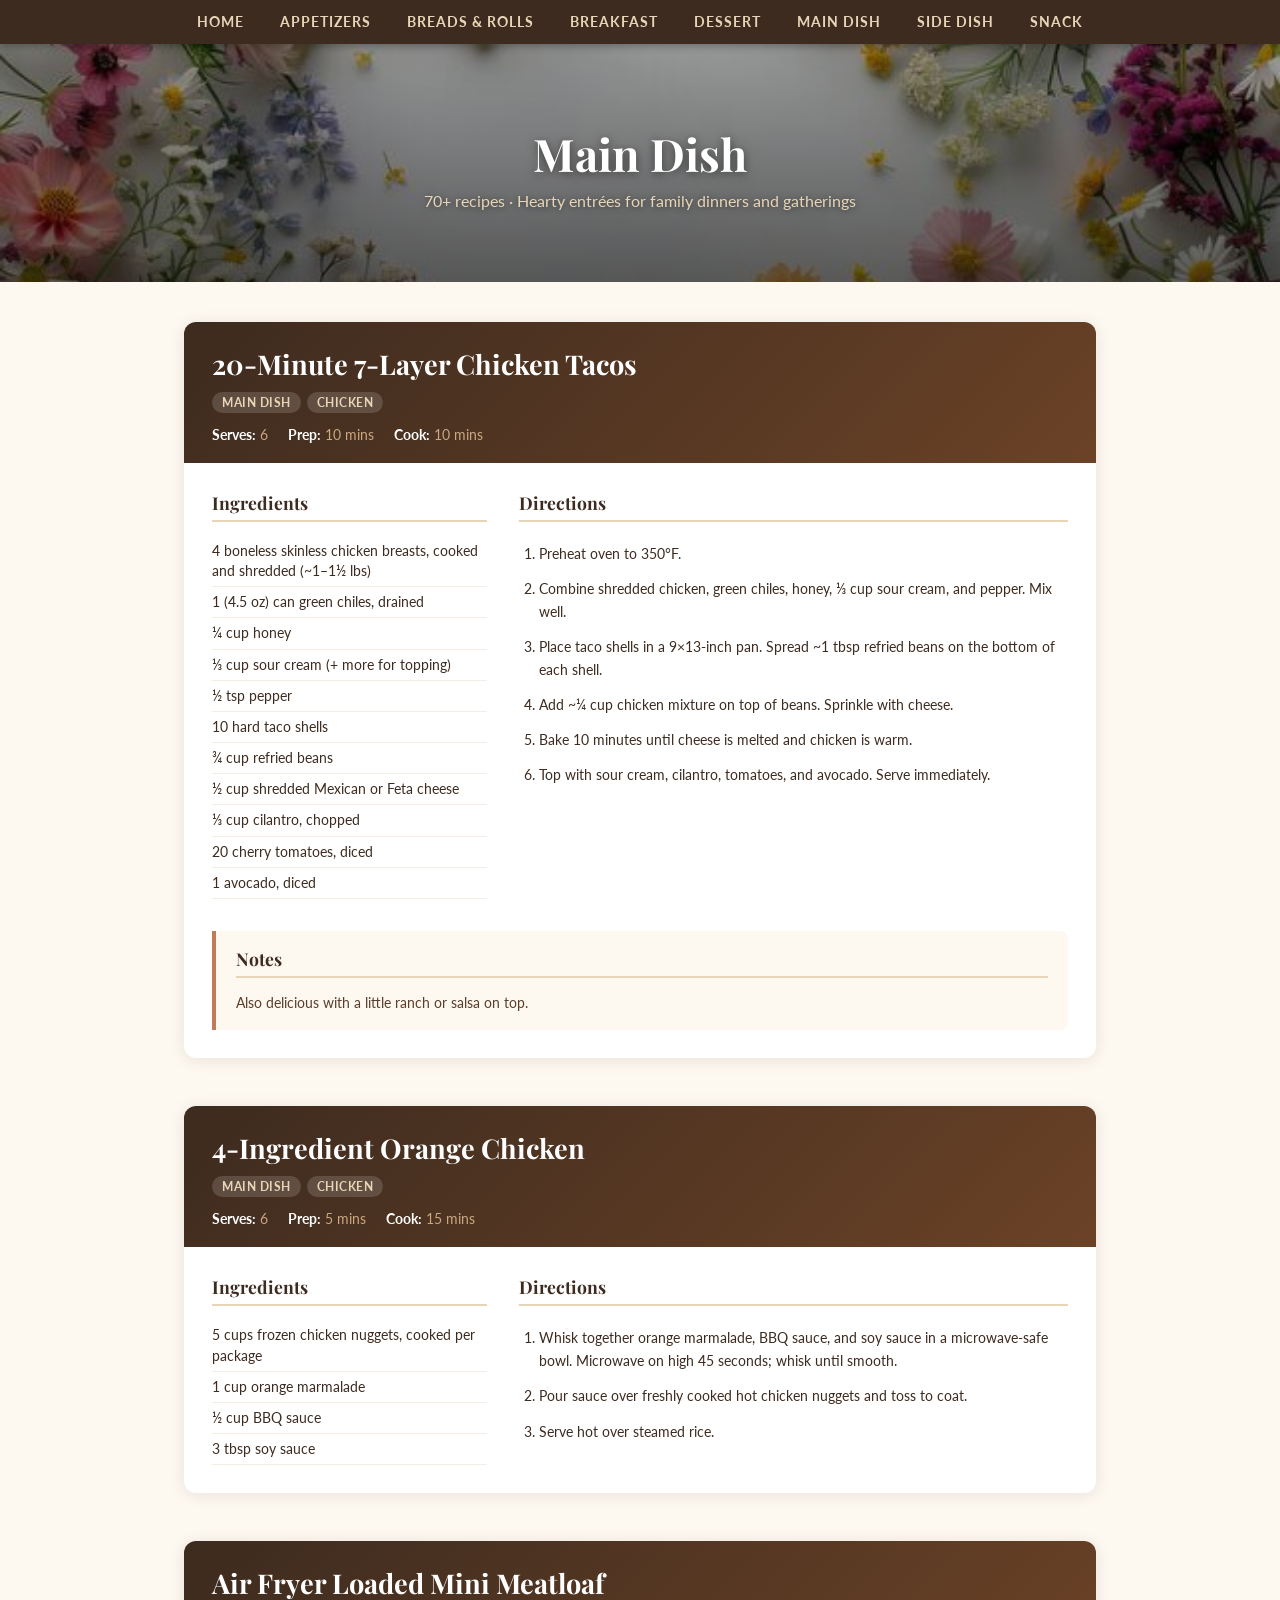
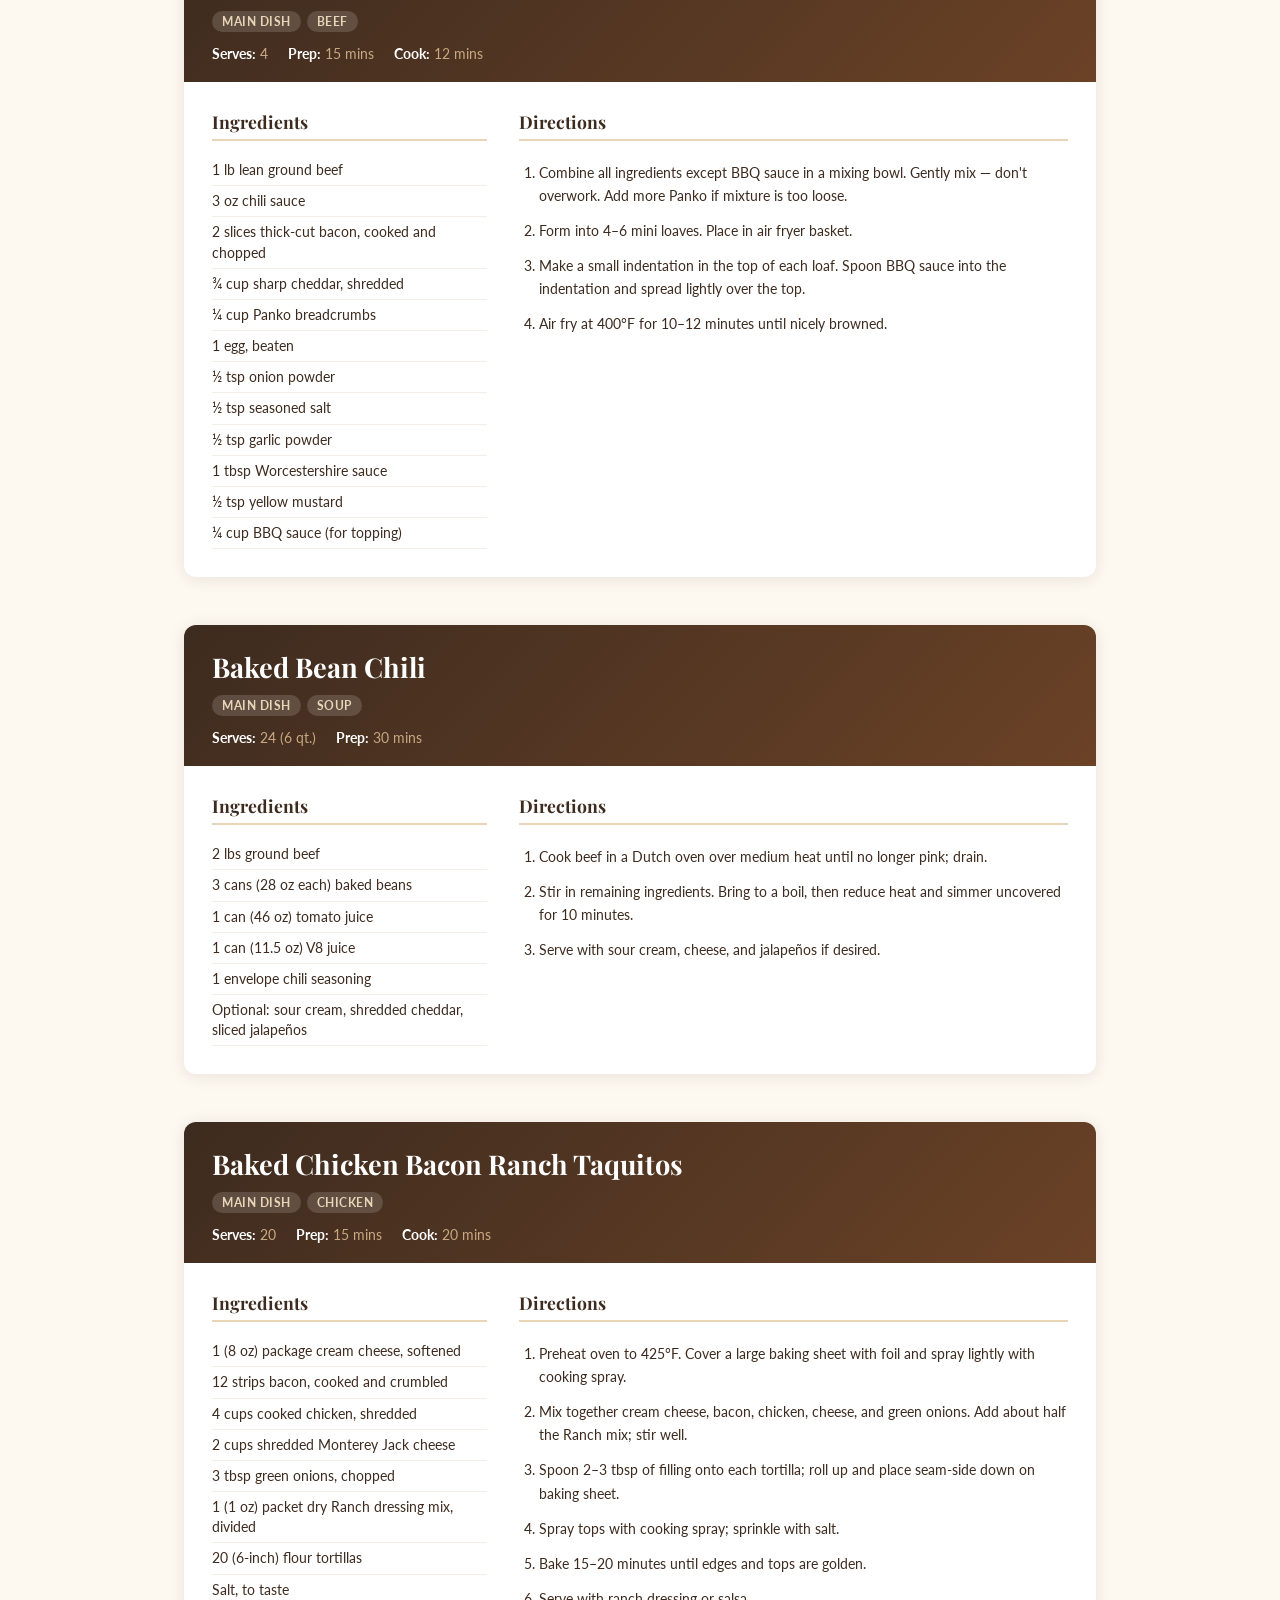
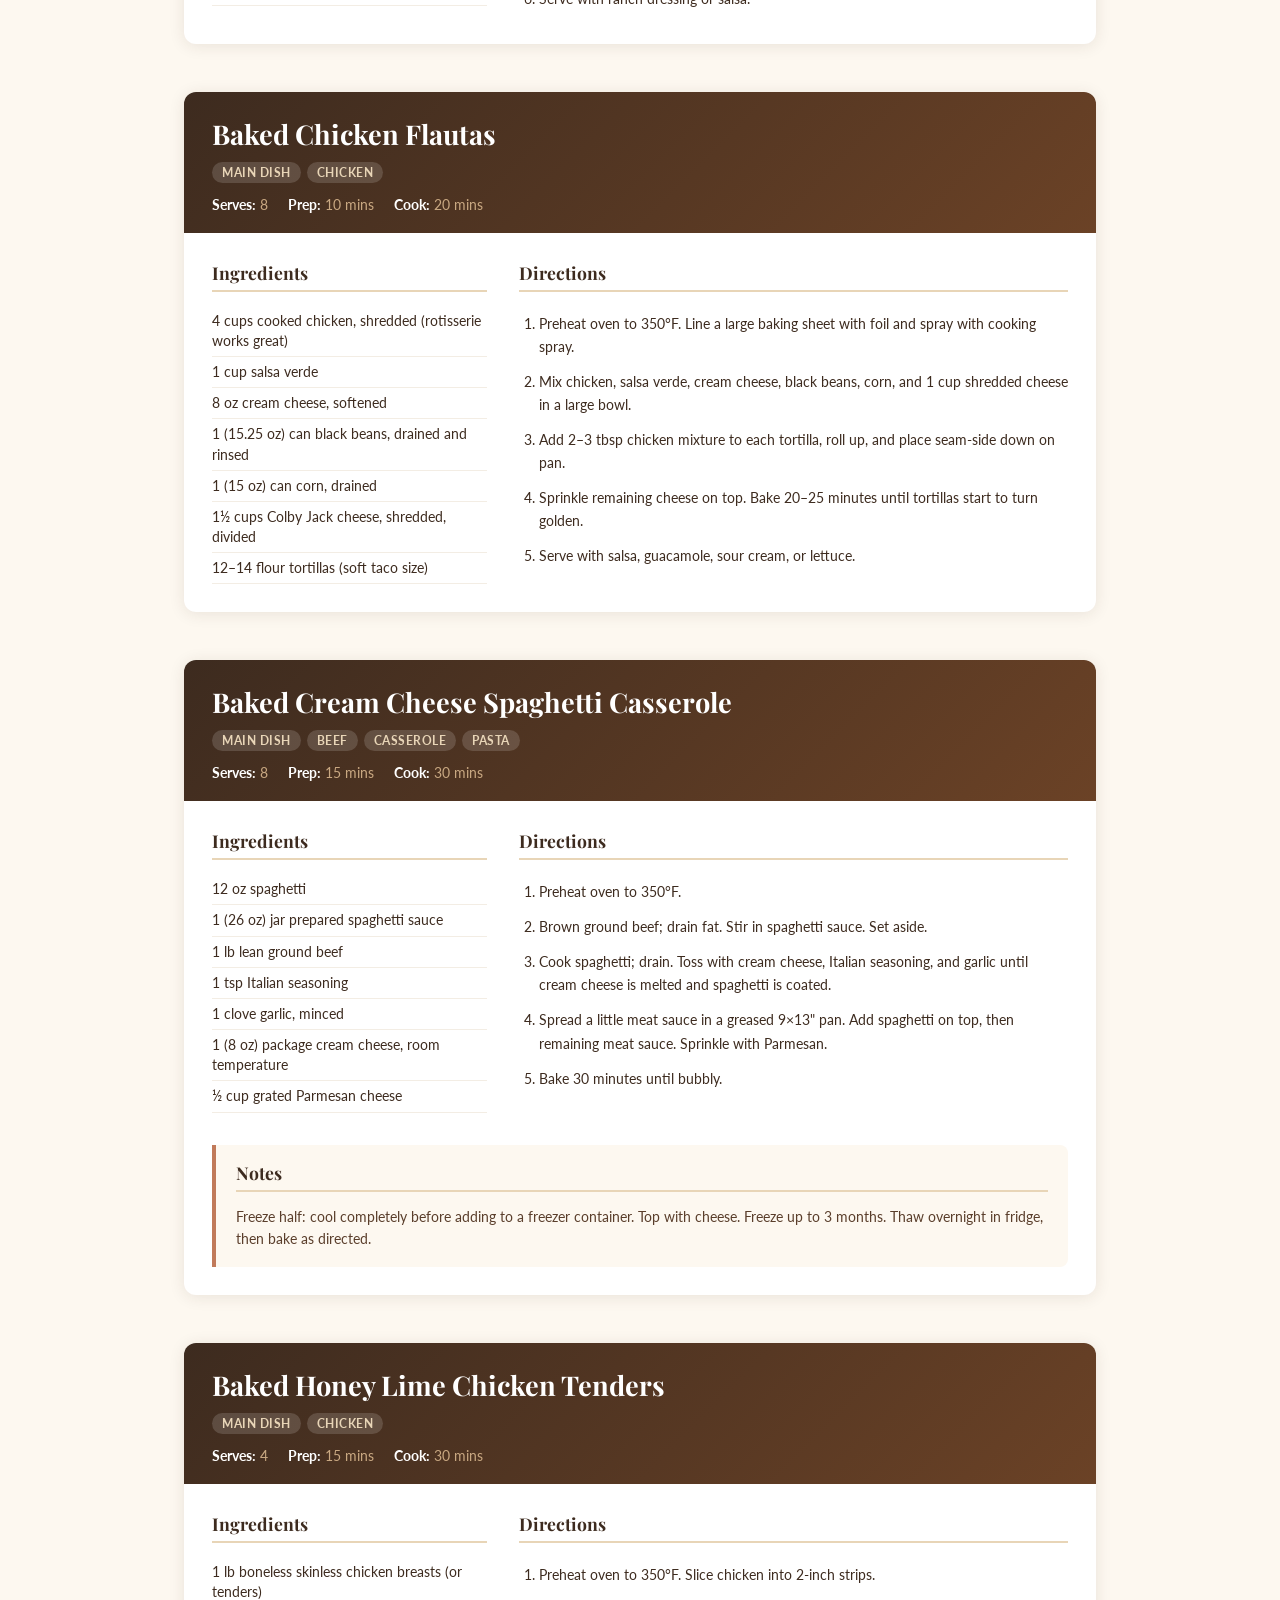
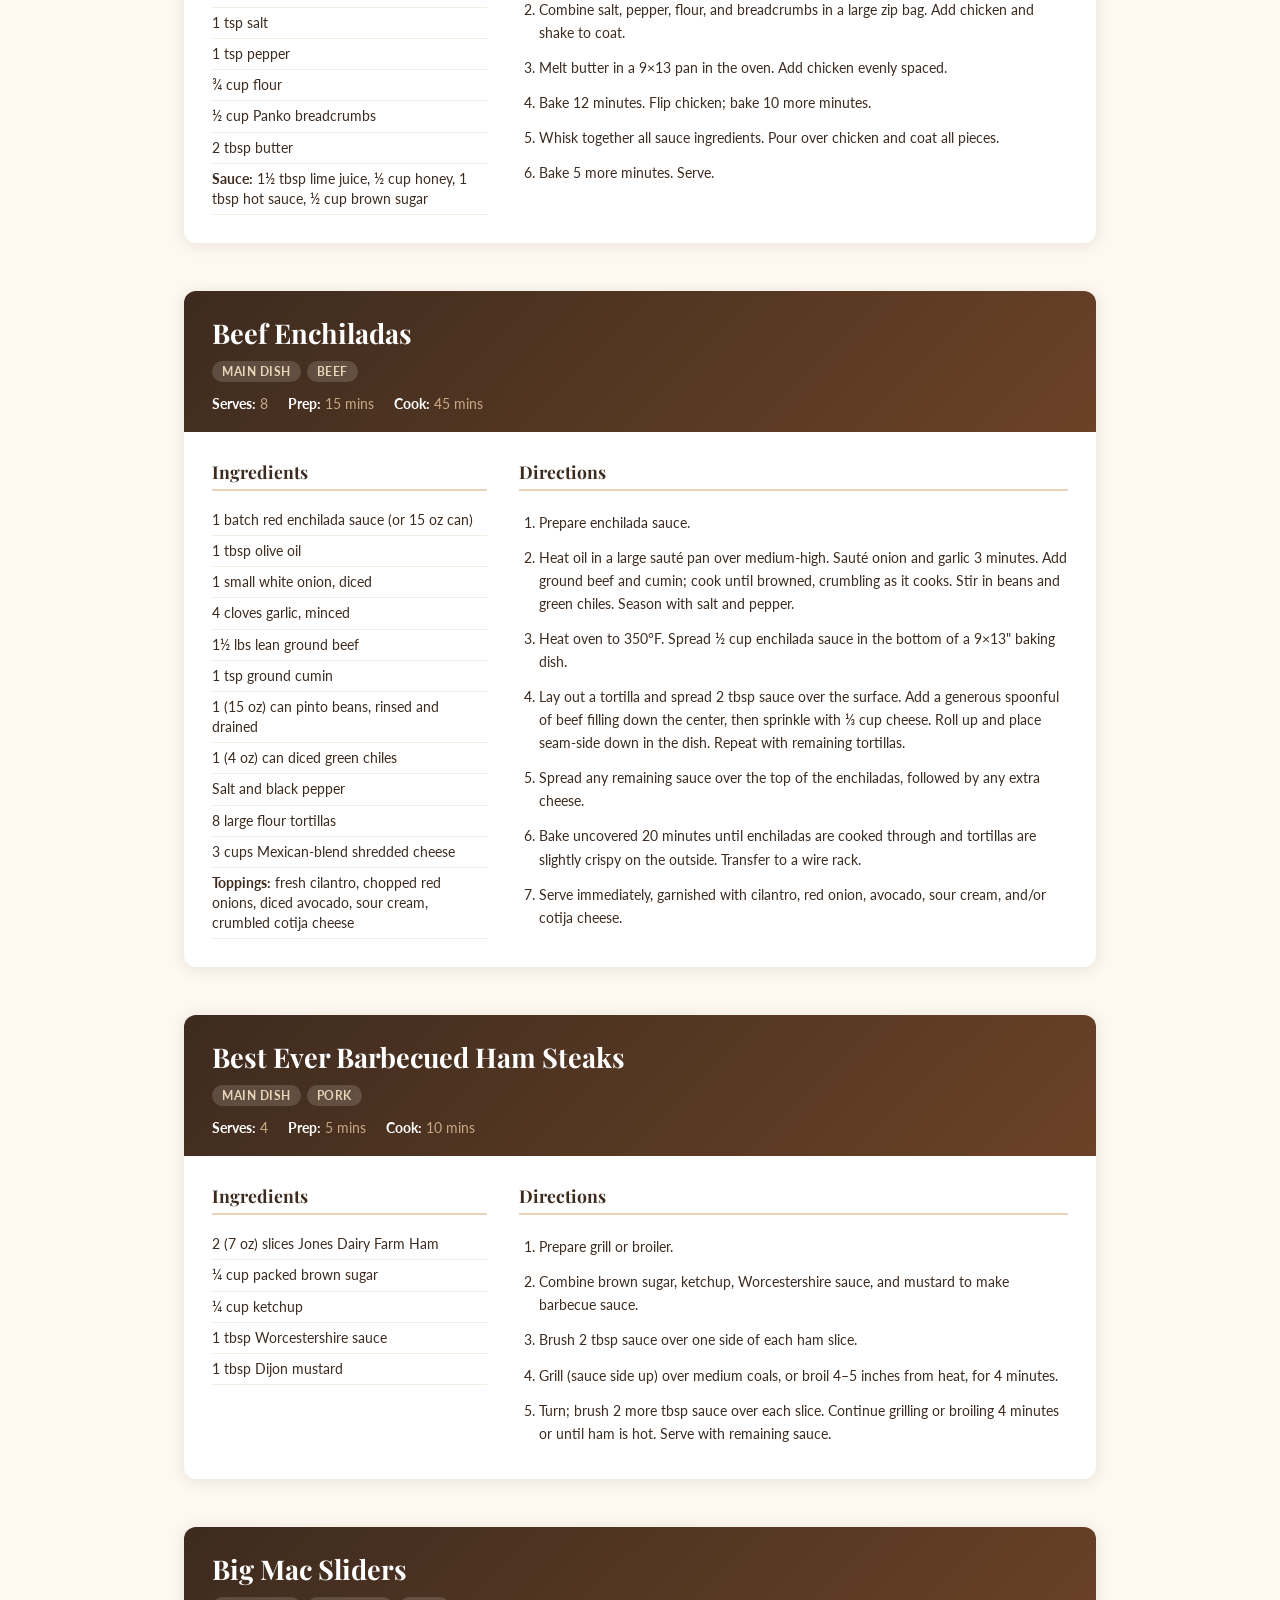
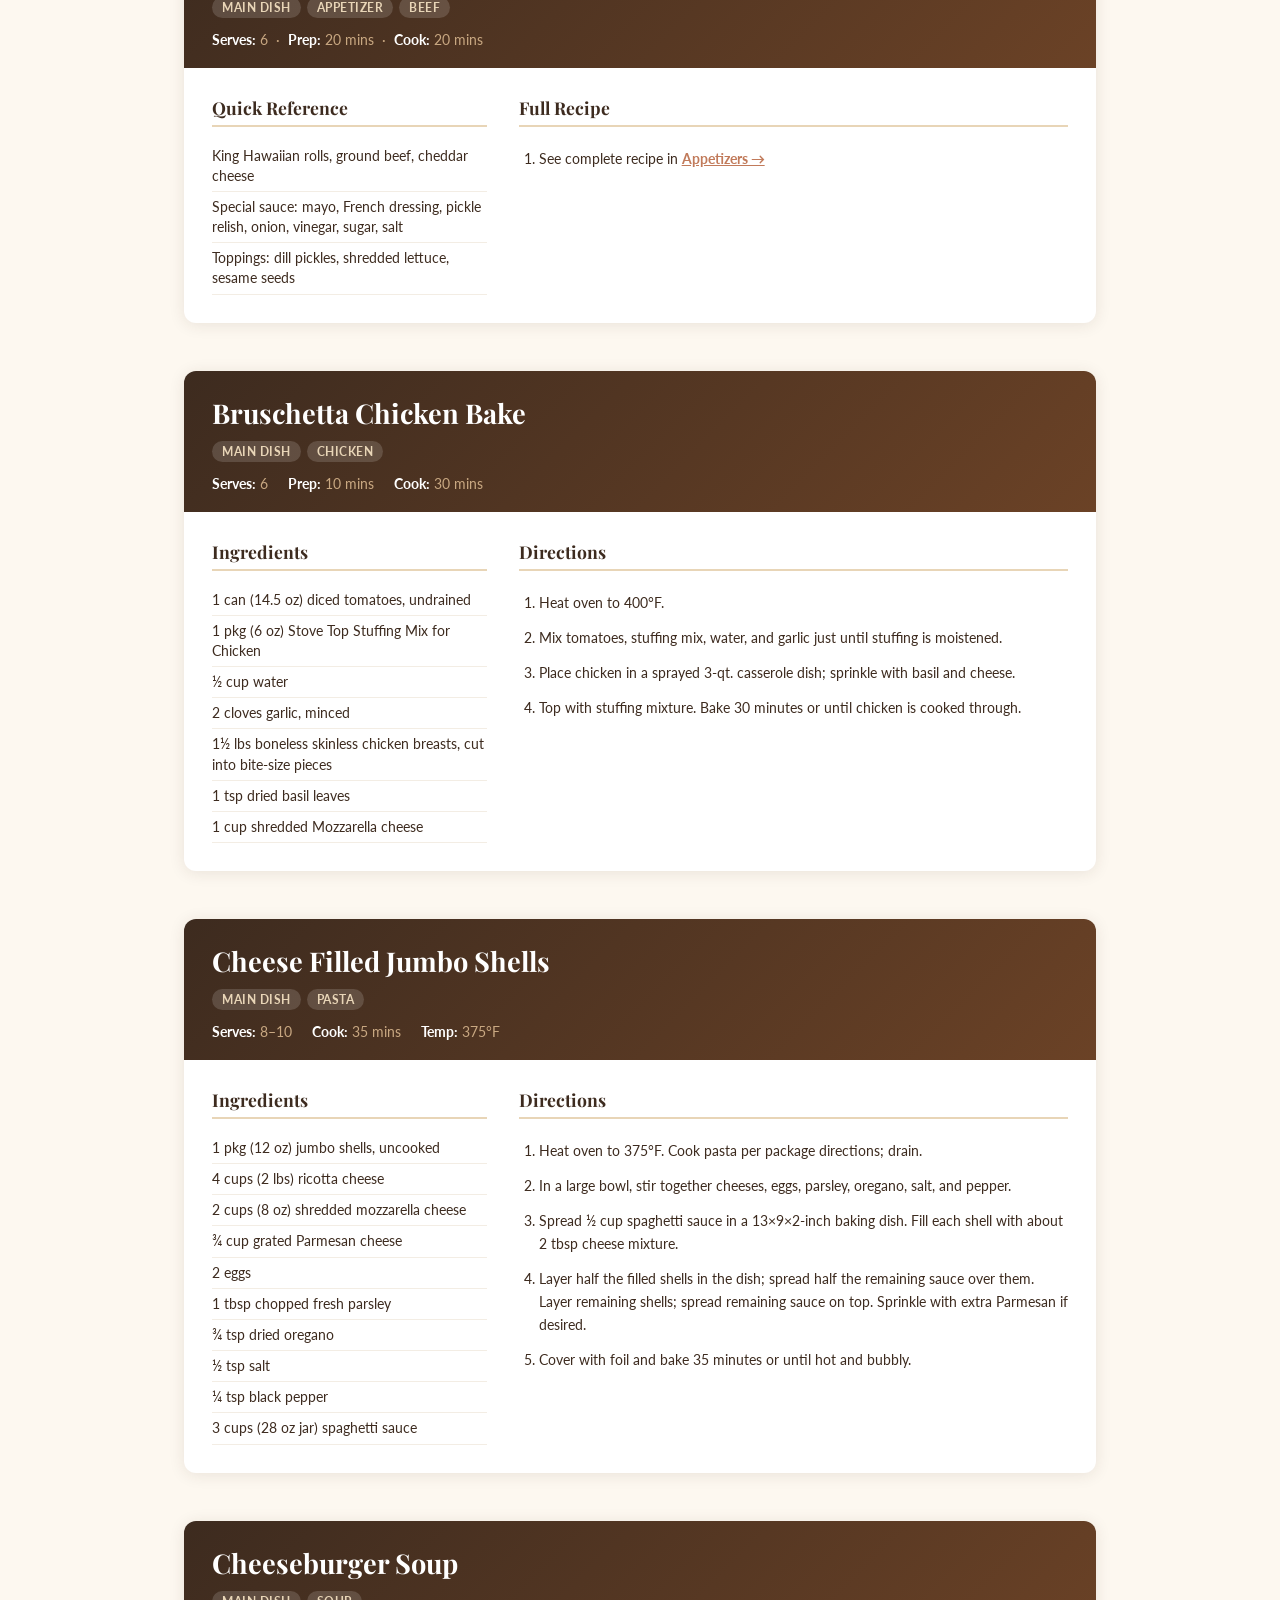
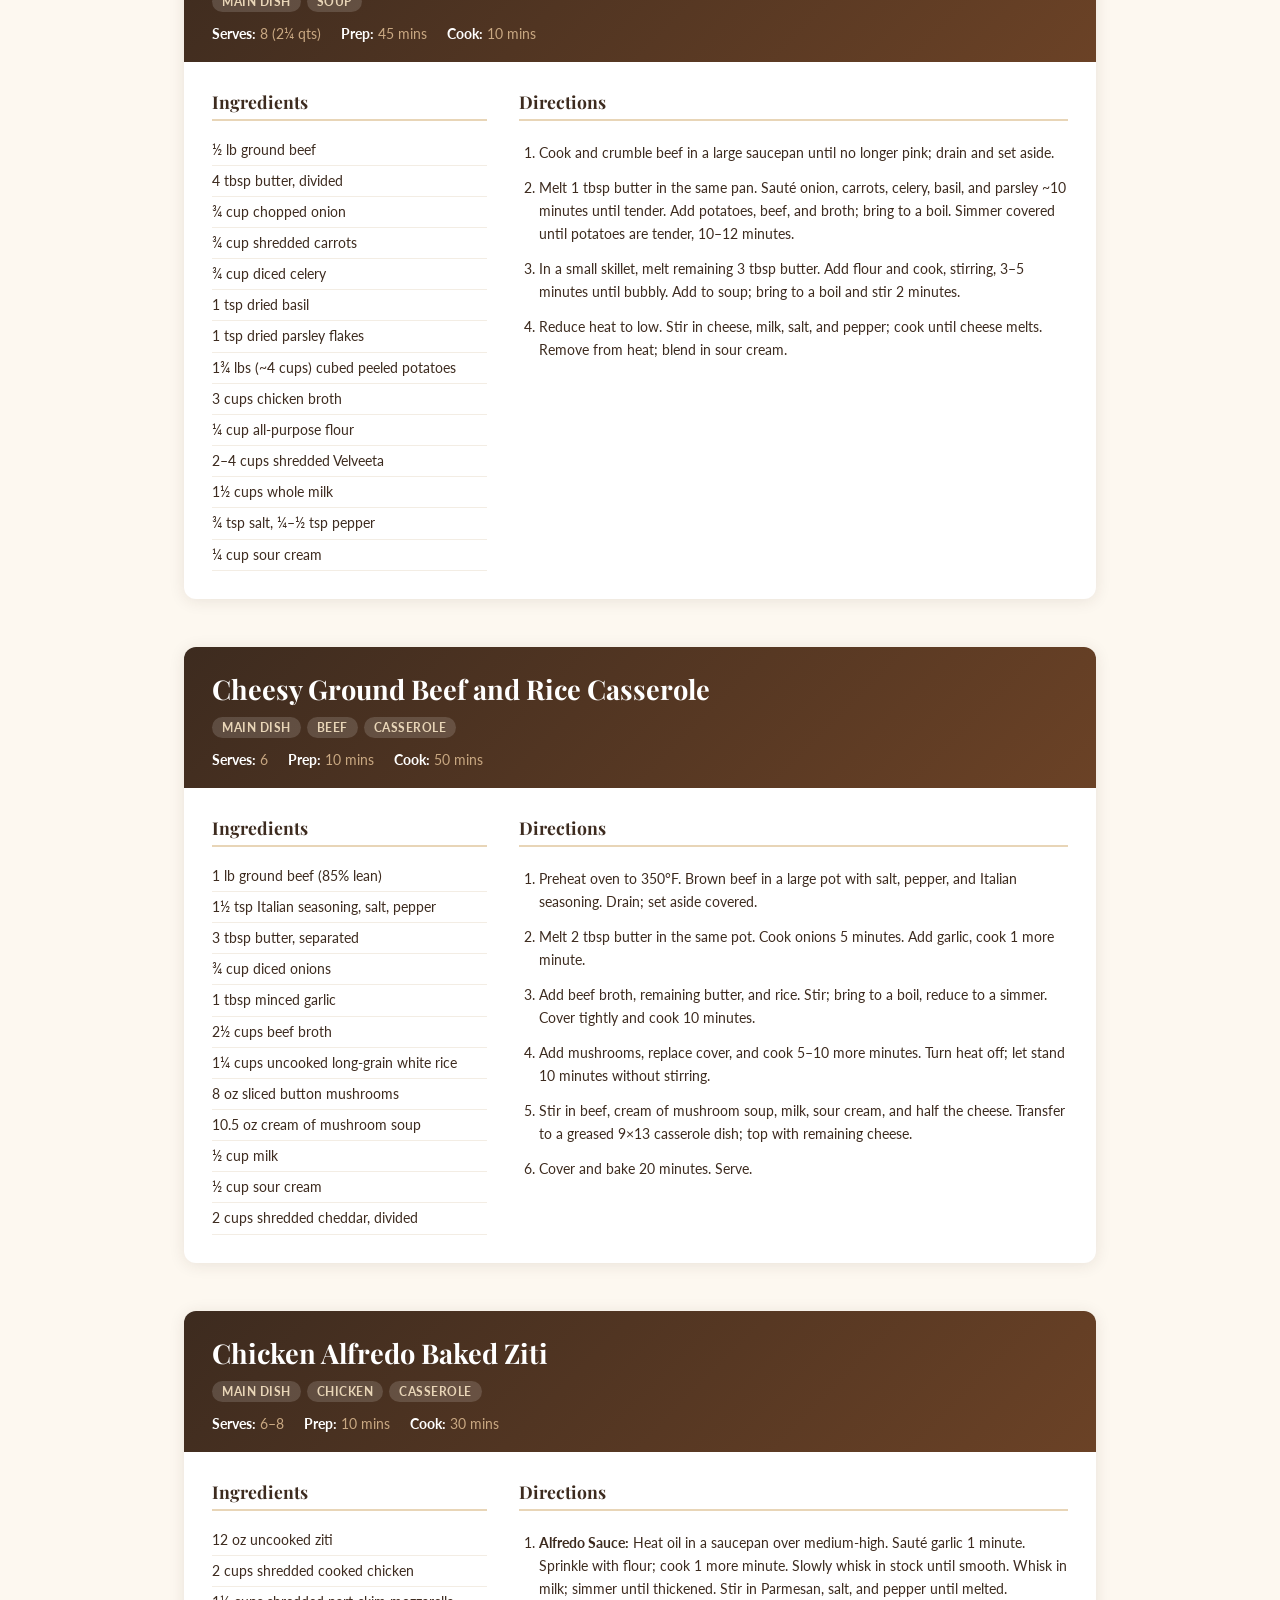
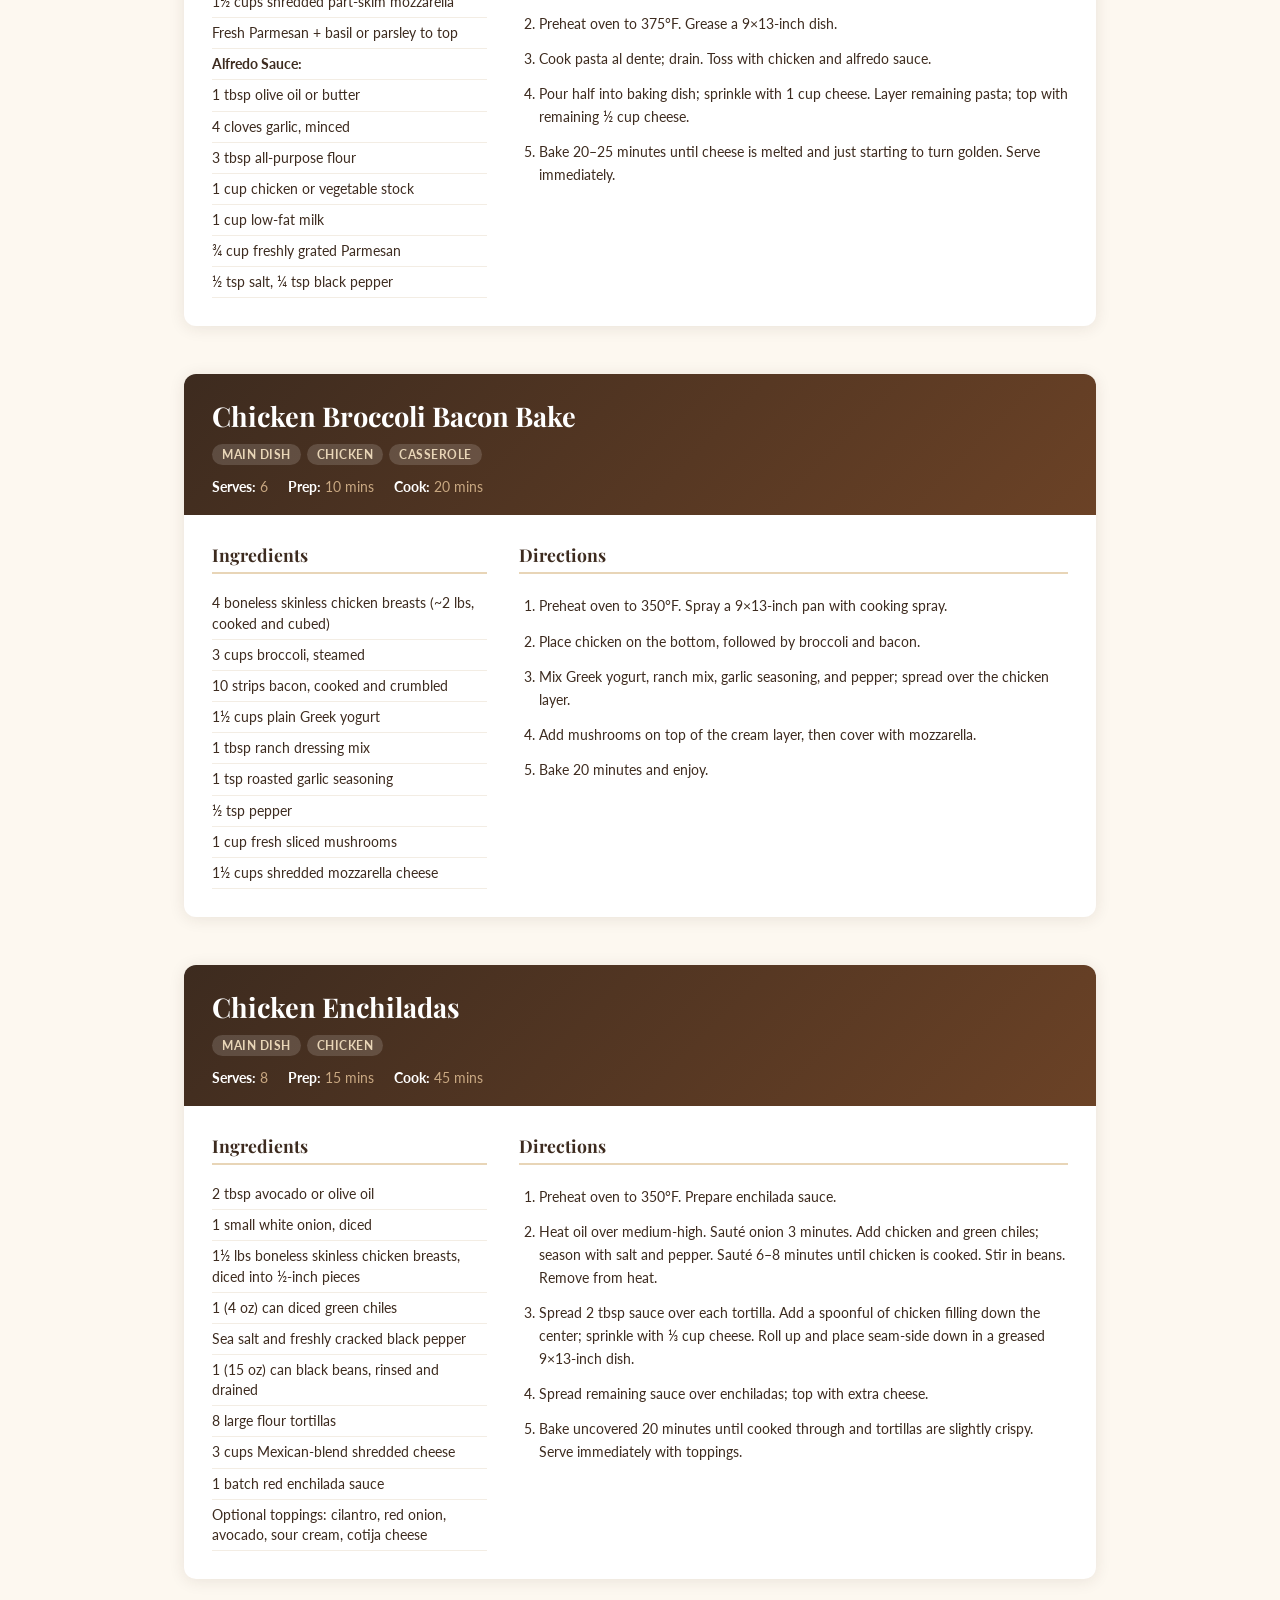
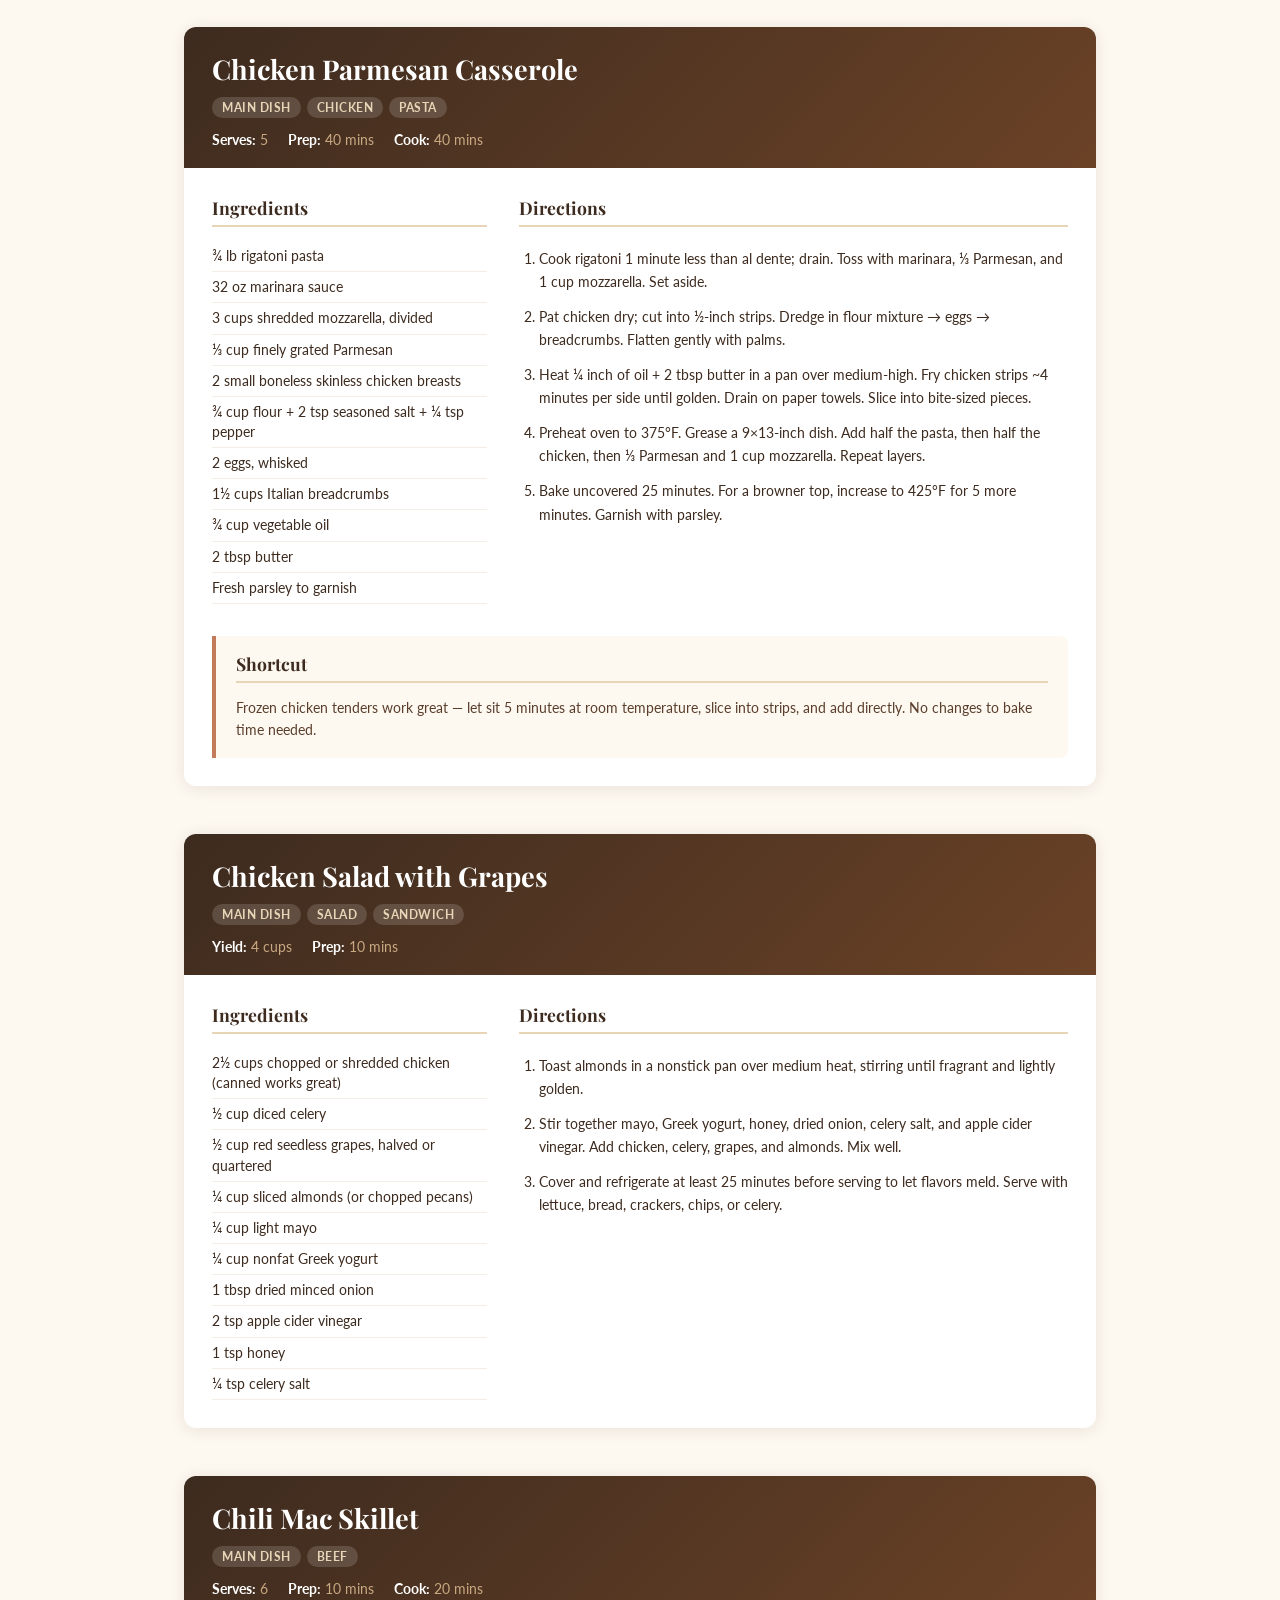
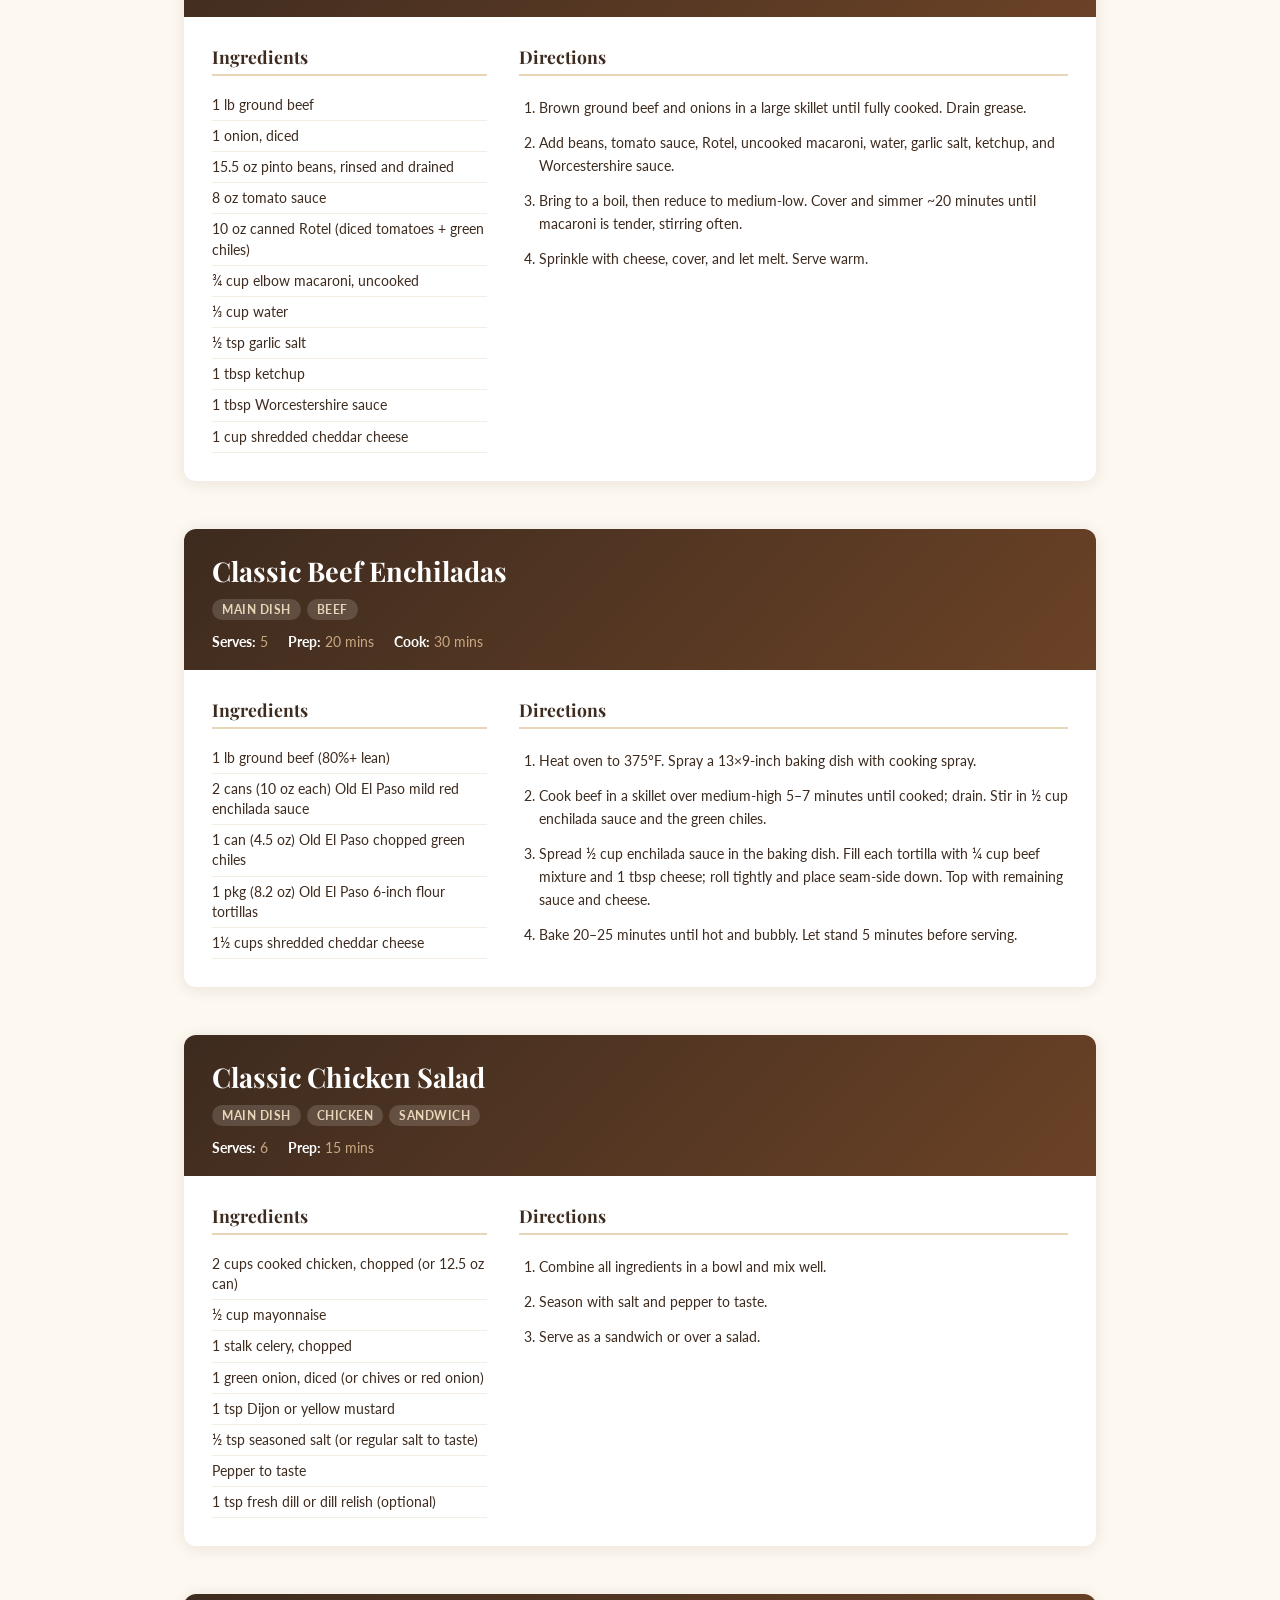
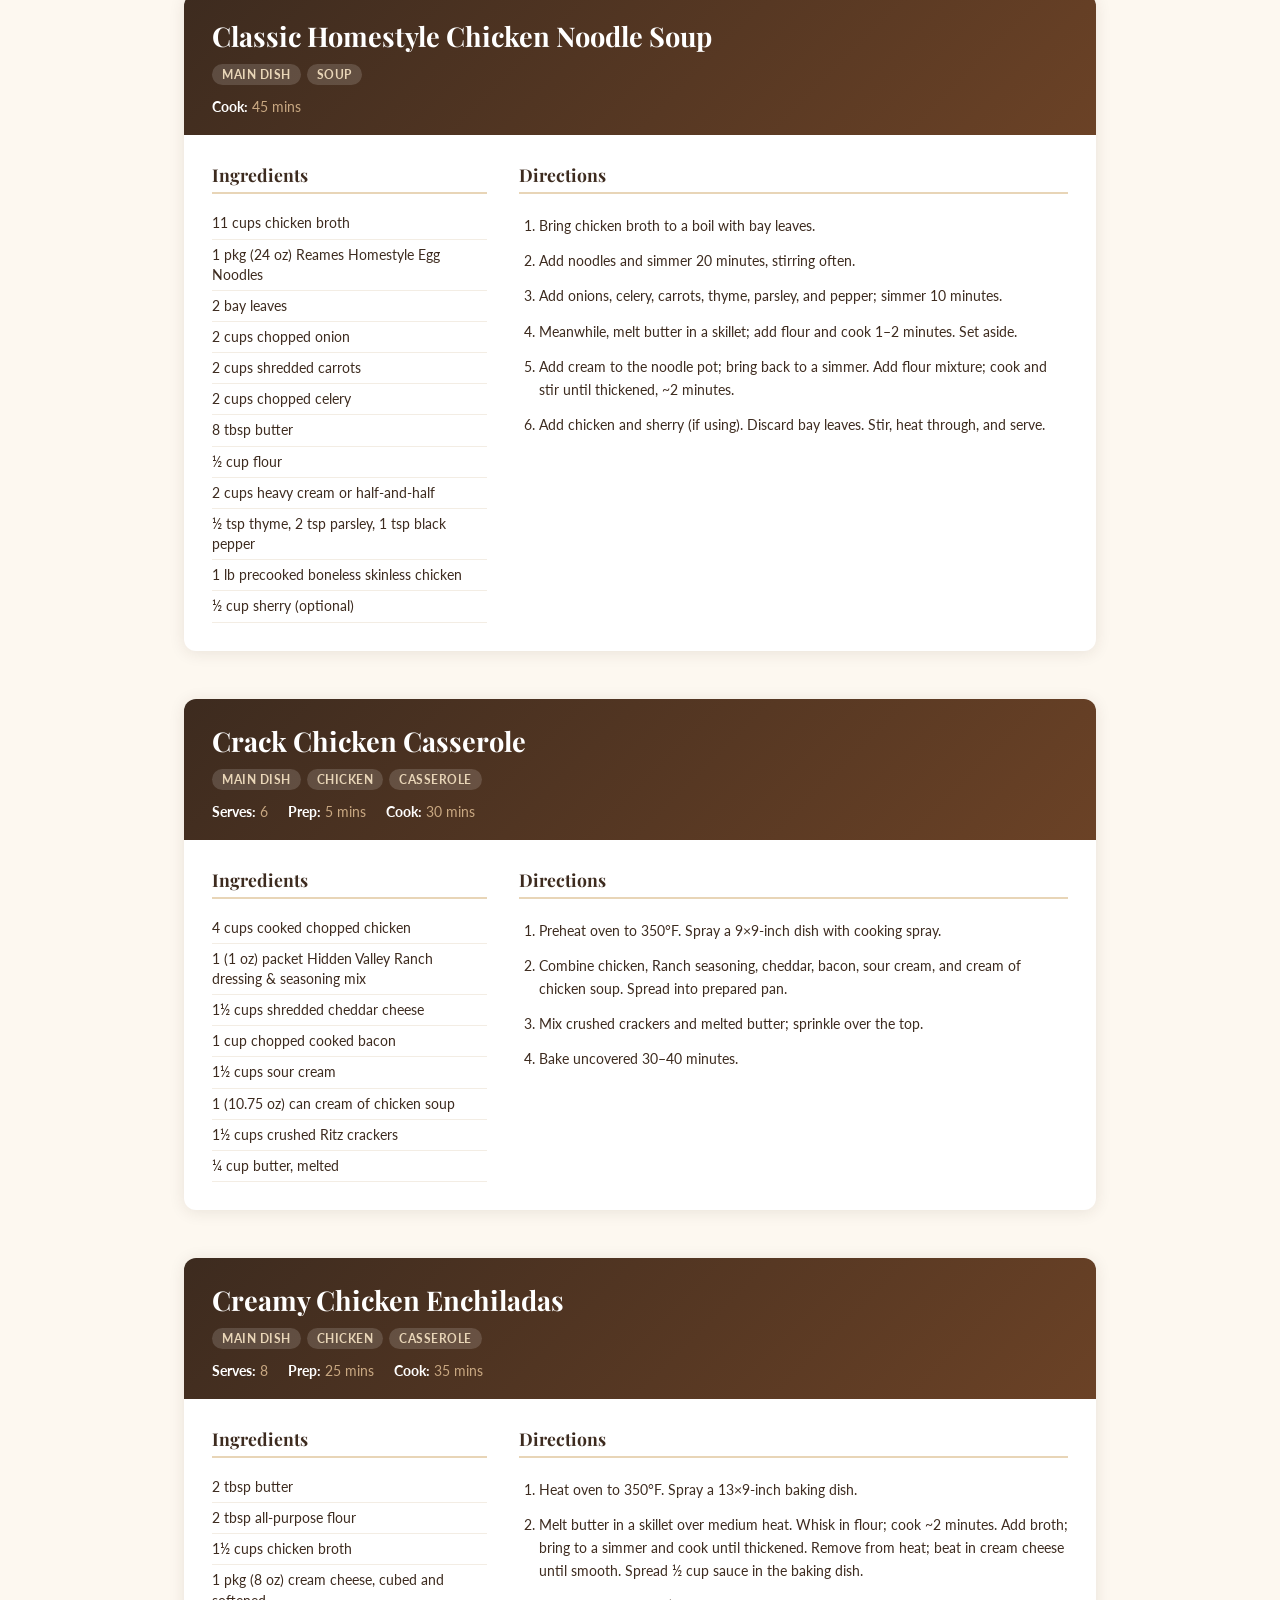
<file: startbootstrap-clean-blog-gh-pages/startbootstrap-clean-blog-gh-pages/Cookbook/MainDish.html>
<!DOCTYPE html>
<html lang="en">
<head>
    <meta charset="UTF-8">
    <meta name="viewport" content="width=device-width, initial-scale=1.0">
    <title>Main Dish – Mom's Cookbook</title>
    <link rel="stylesheet" type="text/css" href="../css/myStyles.css">
</head>
<body>

    <nav>
        <a href="../fromScratch.html">Home</a>
        <a href="Appetizers.html">Appetizers</a>
        <a href="BreadsandRolls.html">Breads &amp; Rolls</a>
        <a href="Breakfast.html">Breakfast</a>
        <a href="Dessert.html">Dessert</a>
        <a href="#">Main Dish</a>
        <a href="SideDish.html">Side Dish</a>
        <a href="Snack.html">Snack</a>
    </nav>

    <div class="category-header">
        <h1>Main Dish</h1>
        <p>70+ recipes · Hearty entrées for family dinners and gatherings</p>
    </div>

    <div class="recipe-list">

        <!-- 20 Minute 7 Layer Chicken Tacos -->
        <div class="recipe-card">
            <div class="recipe-card-header">
                <h2>20-Minute 7-Layer Chicken Tacos</h2>
                <div class="recipe-tags">
                    <span class="tag">Main Dish</span>
                    <span class="tag">Chicken</span>
                </div>
                <div class="recipe-meta">
                    <span><strong>Serves:</strong> 6</span>
                    <span><strong>Prep:</strong> 10 mins</span>
                    <span><strong>Cook:</strong> 10 mins</span>
                </div>
            </div>
            <div class="recipe-body">
                <div class="recipe-ingredients">
                    <h3>Ingredients</h3>
                    <ul>
                        <li>4 boneless skinless chicken breasts, cooked and shredded (~1–1½ lbs)</li>
                        <li>1 (4.5 oz) can green chiles, drained</li>
                        <li>¼ cup honey</li>
                        <li>⅓ cup sour cream (+ more for topping)</li>
                        <li>½ tsp pepper</li>
                        <li>10 hard taco shells</li>
                        <li>¾ cup refried beans</li>
                        <li>½ cup shredded Mexican or Feta cheese</li>
                        <li>⅓ cup cilantro, chopped</li>
                        <li>20 cherry tomatoes, diced</li>
                        <li>1 avocado, diced</li>
                    </ul>
                </div>
                <div class="recipe-directions">
                    <h3>Directions</h3>
                    <ol>
                        <li>Preheat oven to 350°F.</li>
                        <li>Combine shredded chicken, green chiles, honey, ⅓ cup sour cream, and pepper. Mix well.</li>
                        <li>Place taco shells in a 9×13-inch pan. Spread ~1 tbsp refried beans on the bottom of each shell.</li>
                        <li>Add ~¼ cup chicken mixture on top of beans. Sprinkle with cheese.</li>
                        <li>Bake 10 minutes until cheese is melted and chicken is warm.</li>
                        <li>Top with sour cream, cilantro, tomatoes, and avocado. Serve immediately.</li>
                    </ol>
                </div>
                <div class="recipe-notes">
                    <h3>Notes</h3>
                    <p>Also delicious with a little ranch or salsa on top.</p>
                </div>
            </div>
        </div>

        <!-- 4 Ingredient Orange Chicken -->
        <div class="recipe-card">
            <div class="recipe-card-header">
                <h2>4-Ingredient Orange Chicken</h2>
                <div class="recipe-tags">
                    <span class="tag">Main Dish</span>
                    <span class="tag">Chicken</span>
                </div>
                <div class="recipe-meta">
                    <span><strong>Serves:</strong> 6</span>
                    <span><strong>Prep:</strong> 5 mins</span>
                    <span><strong>Cook:</strong> 15 mins</span>
                </div>
            </div>
            <div class="recipe-body">
                <div class="recipe-ingredients">
                    <h3>Ingredients</h3>
                    <ul>
                        <li>5 cups frozen chicken nuggets, cooked per package</li>
                        <li>1 cup orange marmalade</li>
                        <li>½ cup BBQ sauce</li>
                        <li>3 tbsp soy sauce</li>
                    </ul>
                </div>
                <div class="recipe-directions">
                    <h3>Directions</h3>
                    <ol>
                        <li>Whisk together orange marmalade, BBQ sauce, and soy sauce in a microwave-safe bowl. Microwave on high 45 seconds; whisk until smooth.</li>
                        <li>Pour sauce over freshly cooked hot chicken nuggets and toss to coat.</li>
                        <li>Serve hot over steamed rice.</li>
                    </ol>
                </div>
            </div>
        </div>

        <!-- Air Fryer Loaded Mini Meatloaf -->
        <div class="recipe-card">
            <div class="recipe-card-header">
                <h2>Air Fryer Loaded Mini Meatloaf</h2>
                <div class="recipe-tags">
                    <span class="tag">Main Dish</span>
                    <span class="tag">Beef</span>
                </div>
                <div class="recipe-meta">
                    <span><strong>Serves:</strong> 4</span>
                    <span><strong>Prep:</strong> 15 mins</span>
                    <span><strong>Cook:</strong> 12 mins</span>
                </div>
            </div>
            <div class="recipe-body">
                <div class="recipe-ingredients">
                    <h3>Ingredients</h3>
                    <ul>
                        <li>1 lb lean ground beef</li>
                        <li>3 oz chili sauce</li>
                        <li>2 slices thick-cut bacon, cooked and chopped</li>
                        <li>¾ cup sharp cheddar, shredded</li>
                        <li>¼ cup Panko breadcrumbs</li>
                        <li>1 egg, beaten</li>
                        <li>½ tsp onion powder</li>
                        <li>½ tsp seasoned salt</li>
                        <li>½ tsp garlic powder</li>
                        <li>1 tbsp Worcestershire sauce</li>
                        <li>½ tsp yellow mustard</li>
                        <li>¼ cup BBQ sauce (for topping)</li>
                    </ul>
                </div>
                <div class="recipe-directions">
                    <h3>Directions</h3>
                    <ol>
                        <li>Combine all ingredients except BBQ sauce in a mixing bowl. Gently mix — don't overwork. Add more Panko if mixture is too loose.</li>
                        <li>Form into 4–6 mini loaves. Place in air fryer basket.</li>
                        <li>Make a small indentation in the top of each loaf. Spoon BBQ sauce into the indentation and spread lightly over the top.</li>
                        <li>Air fry at 400°F for 10–12 minutes until nicely browned.</li>
                    </ol>
                </div>
            </div>
        </div>

        <!-- Baked Bean Chili -->
        <div class="recipe-card">
            <div class="recipe-card-header">
                <h2>Baked Bean Chili</h2>
                <div class="recipe-tags">
                    <span class="tag">Main Dish</span>
                    <span class="tag">Soup</span>
                </div>
                <div class="recipe-meta">
                    <span><strong>Serves:</strong> 24 (6 qt.)</span>
                    <span><strong>Prep:</strong> 30 mins</span>
                </div>
            </div>
            <div class="recipe-body">
                <div class="recipe-ingredients">
                    <h3>Ingredients</h3>
                    <ul>
                        <li>2 lbs ground beef</li>
                        <li>3 cans (28 oz each) baked beans</li>
                        <li>1 can (46 oz) tomato juice</li>
                        <li>1 can (11.5 oz) V8 juice</li>
                        <li>1 envelope chili seasoning</li>
                        <li>Optional: sour cream, shredded cheddar, sliced jalapeños</li>
                    </ul>
                </div>
                <div class="recipe-directions">
                    <h3>Directions</h3>
                    <ol>
                        <li>Cook beef in a Dutch oven over medium heat until no longer pink; drain.</li>
                        <li>Stir in remaining ingredients. Bring to a boil, then reduce heat and simmer uncovered for 10 minutes.</li>
                        <li>Serve with sour cream, cheese, and jalapeños if desired.</li>
                    </ol>
                </div>
            </div>
        </div>

        <!-- Baked Chicken Bacon Ranch Taquitos -->
        <div class="recipe-card">
            <div class="recipe-card-header">
                <h2>Baked Chicken Bacon Ranch Taquitos</h2>
                <div class="recipe-tags">
                    <span class="tag">Main Dish</span>
                    <span class="tag">Chicken</span>
                </div>
                <div class="recipe-meta">
                    <span><strong>Serves:</strong> 20</span>
                    <span><strong>Prep:</strong> 15 mins</span>
                    <span><strong>Cook:</strong> 20 mins</span>
                </div>
            </div>
            <div class="recipe-body">
                <div class="recipe-ingredients">
                    <h3>Ingredients</h3>
                    <ul>
                        <li>1 (8 oz) package cream cheese, softened</li>
                        <li>12 strips bacon, cooked and crumbled</li>
                        <li>4 cups cooked chicken, shredded</li>
                        <li>2 cups shredded Monterey Jack cheese</li>
                        <li>3 tbsp green onions, chopped</li>
                        <li>1 (1 oz) packet dry Ranch dressing mix, divided</li>
                        <li>20 (6-inch) flour tortillas</li>
                        <li>Salt, to taste</li>
                    </ul>
                </div>
                <div class="recipe-directions">
                    <h3>Directions</h3>
                    <ol>
                        <li>Preheat oven to 425°F. Cover a large baking sheet with foil and spray lightly with cooking spray.</li>
                        <li>Mix together cream cheese, bacon, chicken, cheese, and green onions. Add about half the Ranch mix; stir well.</li>
                        <li>Spoon 2–3 tbsp of filling onto each tortilla; roll up and place seam-side down on baking sheet.</li>
                        <li>Spray tops with cooking spray; sprinkle with salt.</li>
                        <li>Bake 15–20 minutes until edges and tops are golden.</li>
                        <li>Serve with ranch dressing or salsa.</li>
                    </ol>
                </div>
            </div>
        </div>

        <!-- Baked Chicken Flautas -->
        <div class="recipe-card">
            <div class="recipe-card-header">
                <h2>Baked Chicken Flautas</h2>
                <div class="recipe-tags">
                    <span class="tag">Main Dish</span>
                    <span class="tag">Chicken</span>
                </div>
                <div class="recipe-meta">
                    <span><strong>Serves:</strong> 8</span>
                    <span><strong>Prep:</strong> 10 mins</span>
                    <span><strong>Cook:</strong> 20 mins</span>
                </div>
            </div>
            <div class="recipe-body">
                <div class="recipe-ingredients">
                    <h3>Ingredients</h3>
                    <ul>
                        <li>4 cups cooked chicken, shredded (rotisserie works great)</li>
                        <li>1 cup salsa verde</li>
                        <li>8 oz cream cheese, softened</li>
                        <li>1 (15.25 oz) can black beans, drained and rinsed</li>
                        <li>1 (15 oz) can corn, drained</li>
                        <li>1½ cups Colby Jack cheese, shredded, divided</li>
                        <li>12–14 flour tortillas (soft taco size)</li>
                    </ul>
                </div>
                <div class="recipe-directions">
                    <h3>Directions</h3>
                    <ol>
                        <li>Preheat oven to 350°F. Line a large baking sheet with foil and spray with cooking spray.</li>
                        <li>Mix chicken, salsa verde, cream cheese, black beans, corn, and 1 cup shredded cheese in a large bowl.</li>
                        <li>Add 2–3 tbsp chicken mixture to each tortilla, roll up, and place seam-side down on pan.</li>
                        <li>Sprinkle remaining cheese on top. Bake 20–25 minutes until tortillas start to turn golden.</li>
                        <li>Serve with salsa, guacamole, sour cream, or lettuce.</li>
                    </ol>
                </div>
            </div>
        </div>

        <!-- Baked Cream Cheese Spaghetti Casserole -->
        <div class="recipe-card">
            <div class="recipe-card-header">
                <h2>Baked Cream Cheese Spaghetti Casserole</h2>
                <div class="recipe-tags">
                    <span class="tag">Main Dish</span>
                    <span class="tag">Beef</span>
                    <span class="tag">Casserole</span>
                    <span class="tag">Pasta</span>
                </div>
                <div class="recipe-meta">
                    <span><strong>Serves:</strong> 8</span>
                    <span><strong>Prep:</strong> 15 mins</span>
                    <span><strong>Cook:</strong> 30 mins</span>
                </div>
            </div>
            <div class="recipe-body">
                <div class="recipe-ingredients">
                    <h3>Ingredients</h3>
                    <ul>
                        <li>12 oz spaghetti</li>
                        <li>1 (26 oz) jar prepared spaghetti sauce</li>
                        <li>1 lb lean ground beef</li>
                        <li>1 tsp Italian seasoning</li>
                        <li>1 clove garlic, minced</li>
                        <li>1 (8 oz) package cream cheese, room temperature</li>
                        <li>½ cup grated Parmesan cheese</li>
                    </ul>
                </div>
                <div class="recipe-directions">
                    <h3>Directions</h3>
                    <ol>
                        <li>Preheat oven to 350°F.</li>
                        <li>Brown ground beef; drain fat. Stir in spaghetti sauce. Set aside.</li>
                        <li>Cook spaghetti; drain. Toss with cream cheese, Italian seasoning, and garlic until cream cheese is melted and spaghetti is coated.</li>
                        <li>Spread a little meat sauce in a greased 9×13" pan. Add spaghetti on top, then remaining meat sauce. Sprinkle with Parmesan.</li>
                        <li>Bake 30 minutes until bubbly.</li>
                    </ol>
                </div>
                <div class="recipe-notes">
                    <h3>Notes</h3>
                    <p>Freeze half: cool completely before adding to a freezer container. Top with cheese. Freeze up to 3 months. Thaw overnight in fridge, then bake as directed.</p>
                </div>
            </div>
        </div>

        <!-- Baked Honey Lime Chicken Tenders -->
        <div class="recipe-card">
            <div class="recipe-card-header">
                <h2>Baked Honey Lime Chicken Tenders</h2>
                <div class="recipe-tags">
                    <span class="tag">Main Dish</span>
                    <span class="tag">Chicken</span>
                </div>
                <div class="recipe-meta">
                    <span><strong>Serves:</strong> 4</span>
                    <span><strong>Prep:</strong> 15 mins</span>
                    <span><strong>Cook:</strong> 30 mins</span>
                </div>
            </div>
            <div class="recipe-body">
                <div class="recipe-ingredients">
                    <h3>Ingredients</h3>
                    <ul>
                        <li>1 lb boneless skinless chicken breasts (or tenders)</li>
                        <li>1 tsp salt</li>
                        <li>1 tsp pepper</li>
                        <li>¾ cup flour</li>
                        <li>½ cup Panko breadcrumbs</li>
                        <li>2 tbsp butter</li>
                        <li><strong>Sauce:</strong> 1½ tbsp lime juice, ½ cup honey, 1 tbsp hot sauce, ½ cup brown sugar</li>
                    </ul>
                </div>
                <div class="recipe-directions">
                    <h3>Directions</h3>
                    <ol>
                        <li>Preheat oven to 350°F. Slice chicken into 2-inch strips.</li>
                        <li>Combine salt, pepper, flour, and breadcrumbs in a large zip bag. Add chicken and shake to coat.</li>
                        <li>Melt butter in a 9×13 pan in the oven. Add chicken evenly spaced.</li>
                        <li>Bake 12 minutes. Flip chicken; bake 10 more minutes.</li>
                        <li>Whisk together all sauce ingredients. Pour over chicken and coat all pieces.</li>
                        <li>Bake 5 more minutes. Serve.</li>
                    </ol>
                </div>
            </div>
        </div>

        <!-- Beef Enchiladas -->
        <div class="recipe-card">
            <div class="recipe-card-header">
                <h2>Beef Enchiladas</h2>
                <div class="recipe-tags">
                    <span class="tag">Main Dish</span>
                    <span class="tag">Beef</span>
                </div>
                <div class="recipe-meta">
                    <span><strong>Serves:</strong> 8</span>
                    <span><strong>Prep:</strong> 15 mins</span>
                    <span><strong>Cook:</strong> 45 mins</span>
                </div>
            </div>
            <div class="recipe-body">
                <div class="recipe-ingredients">
                    <h3>Ingredients</h3>
                    <ul>
                        <li>1 batch red enchilada sauce (or 15 oz can)</li>
                        <li>1 tbsp olive oil</li>
                        <li>1 small white onion, diced</li>
                        <li>4 cloves garlic, minced</li>
                        <li>1½ lbs lean ground beef</li>
                        <li>1 tsp ground cumin</li>
                        <li>1 (15 oz) can pinto beans, rinsed and drained</li>
                        <li>1 (4 oz) can diced green chiles</li>
                        <li>Salt and black pepper</li>
                        <li>8 large flour tortillas</li>
                        <li>3 cups Mexican-blend shredded cheese</li>
                        <li><strong>Toppings:</strong> fresh cilantro, chopped red onions, diced avocado, sour cream, crumbled cotija cheese</li>
                    </ul>
                </div>
                <div class="recipe-directions">
                    <h3>Directions</h3>
                    <ol>
                        <li>Prepare enchilada sauce.</li>
                        <li>Heat oil in a large sauté pan over medium-high. Sauté onion and garlic 3 minutes. Add ground beef and cumin; cook until browned, crumbling as it cooks. Stir in beans and green chiles. Season with salt and pepper.</li>
                        <li>Heat oven to 350°F. Spread ½ cup enchilada sauce in the bottom of a 9×13" baking dish.</li>
                        <li>Lay out a tortilla and spread 2 tbsp sauce over the surface. Add a generous spoonful of beef filling down the center, then sprinkle with ⅓ cup cheese. Roll up and place seam-side down in the dish. Repeat with remaining tortillas.</li>
                        <li>Spread any remaining sauce over the top of the enchiladas, followed by any extra cheese.</li>
                        <li>Bake uncovered 20 minutes until enchiladas are cooked through and tortillas are slightly crispy on the outside. Transfer to a wire rack.</li>
                        <li>Serve immediately, garnished with cilantro, red onion, avocado, sour cream, and/or cotija cheese.</li>
                    </ol>
                </div>
            </div>
        </div>

        <!-- Best Ever Barbecued Ham Steaks -->
        <div class="recipe-card">
            <div class="recipe-card-header">
                <h2>Best Ever Barbecued Ham Steaks</h2>
                <div class="recipe-tags">
                    <span class="tag">Main Dish</span>
                    <span class="tag">Pork</span>
                </div>
                <div class="recipe-meta">
                    <span><strong>Serves:</strong> 4</span>
                    <span><strong>Prep:</strong> 5 mins</span>
                    <span><strong>Cook:</strong> 10 mins</span>
                </div>
            </div>
            <div class="recipe-body">
                <div class="recipe-ingredients">
                    <h3>Ingredients</h3>
                    <ul>
                        <li>2 (7 oz) slices Jones Dairy Farm Ham</li>
                        <li>¼ cup packed brown sugar</li>
                        <li>¼ cup ketchup</li>
                        <li>1 tbsp Worcestershire sauce</li>
                        <li>1 tbsp Dijon mustard</li>
                    </ul>
                </div>
                <div class="recipe-directions">
                    <h3>Directions</h3>
                    <ol>
                        <li>Prepare grill or broiler.</li>
                        <li>Combine brown sugar, ketchup, Worcestershire sauce, and mustard to make barbecue sauce.</li>
                        <li>Brush 2 tbsp sauce over one side of each ham slice.</li>
                        <li>Grill (sauce side up) over medium coals, or broil 4–5 inches from heat, for 4 minutes.</li>
                        <li>Turn; brush 2 more tbsp sauce over each slice. Continue grilling or broiling 4 minutes or until ham is hot. Serve with remaining sauce.</li>
                    </ol>
                </div>
            </div>
        </div>

        <!-- Big Mac Sliders (cross-link) -->
        <div class="recipe-card">
            <div class="recipe-card-header">
                <h2>Big Mac Sliders</h2>
                <div class="recipe-tags">
                    <span class="tag">Main Dish</span>
                    <span class="tag">Appetizer</span>
                    <span class="tag">Beef</span>
                </div>
                <div class="recipe-meta">
                    <span><strong>Serves:</strong> 6 &nbsp;·&nbsp; <strong>Prep:</strong> 20 mins &nbsp;·&nbsp; <strong>Cook:</strong> 20 mins</span>
                </div>
            </div>
            <div class="recipe-body">
                <div class="recipe-ingredients">
                    <h3>Quick Reference</h3>
                    <ul>
                        <li>King Hawaiian rolls, ground beef, cheddar cheese</li>
                        <li>Special sauce: mayo, French dressing, pickle relish, onion, vinegar, sugar, salt</li>
                        <li>Toppings: dill pickles, shredded lettuce, sesame seeds</li>
                    </ul>
                </div>
                <div class="recipe-directions">
                    <h3>Full Recipe</h3>
                    <ol>
                        <li>See complete recipe in <a href="Appetizers.html" style="color:#C17A5A;font-weight:700;">Appetizers →</a></li>
                    </ol>
                </div>
            </div>
        </div>

        <!-- Bruschetta Chicken Bake -->
        <div class="recipe-card">
            <div class="recipe-card-header">
                <h2>Bruschetta Chicken Bake</h2>
                <div class="recipe-tags">
                    <span class="tag">Main Dish</span>
                    <span class="tag">Chicken</span>
                </div>
                <div class="recipe-meta">
                    <span><strong>Serves:</strong> 6</span>
                    <span><strong>Prep:</strong> 10 mins</span>
                    <span><strong>Cook:</strong> 30 mins</span>
                </div>
            </div>
            <div class="recipe-body">
                <div class="recipe-ingredients">
                    <h3>Ingredients</h3>
                    <ul>
                        <li>1 can (14.5 oz) diced tomatoes, undrained</li>
                        <li>1 pkg (6 oz) Stove Top Stuffing Mix for Chicken</li>
                        <li>½ cup water</li>
                        <li>2 cloves garlic, minced</li>
                        <li>1½ lbs boneless skinless chicken breasts, cut into bite-size pieces</li>
                        <li>1 tsp dried basil leaves</li>
                        <li>1 cup shredded Mozzarella cheese</li>
                    </ul>
                </div>
                <div class="recipe-directions">
                    <h3>Directions</h3>
                    <ol>
                        <li>Heat oven to 400°F.</li>
                        <li>Mix tomatoes, stuffing mix, water, and garlic just until stuffing is moistened.</li>
                        <li>Place chicken in a sprayed 3-qt. casserole dish; sprinkle with basil and cheese.</li>
                        <li>Top with stuffing mixture. Bake 30 minutes or until chicken is cooked through.</li>
                    </ol>
                </div>
            </div>
        </div>

        <!-- Cheese Filled Jumbo Shells -->
        <div class="recipe-card">
            <div class="recipe-card-header">
                <h2>Cheese Filled Jumbo Shells</h2>
                <div class="recipe-tags">
                    <span class="tag">Main Dish</span>
                    <span class="tag">Pasta</span>
                </div>
                <div class="recipe-meta">
                    <span><strong>Serves:</strong> 8–10</span>
                    <span><strong>Cook:</strong> 35 mins</span>
                    <span><strong>Temp:</strong> 375°F</span>
                </div>
            </div>
            <div class="recipe-body">
                <div class="recipe-ingredients">
                    <h3>Ingredients</h3>
                    <ul>
                        <li>1 pkg (12 oz) jumbo shells, uncooked</li>
                        <li>4 cups (2 lbs) ricotta cheese</li>
                        <li>2 cups (8 oz) shredded mozzarella cheese</li>
                        <li>¾ cup grated Parmesan cheese</li>
                        <li>2 eggs</li>
                        <li>1 tbsp chopped fresh parsley</li>
                        <li>¾ tsp dried oregano</li>
                        <li>½ tsp salt</li>
                        <li>¼ tsp black pepper</li>
                        <li>3 cups (28 oz jar) spaghetti sauce</li>
                    </ul>
                </div>
                <div class="recipe-directions">
                    <h3>Directions</h3>
                    <ol>
                        <li>Heat oven to 375°F. Cook pasta per package directions; drain.</li>
                        <li>In a large bowl, stir together cheeses, eggs, parsley, oregano, salt, and pepper.</li>
                        <li>Spread ½ cup spaghetti sauce in a 13×9×2-inch baking dish. Fill each shell with about 2 tbsp cheese mixture.</li>
                        <li>Layer half the filled shells in the dish; spread half the remaining sauce over them. Layer remaining shells; spread remaining sauce on top. Sprinkle with extra Parmesan if desired.</li>
                        <li>Cover with foil and bake 35 minutes or until hot and bubbly.</li>
                    </ol>
                </div>
            </div>
        </div>

        <!-- Cheeseburger Soup -->
        <div class="recipe-card">
            <div class="recipe-card-header">
                <h2>Cheeseburger Soup</h2>
                <div class="recipe-tags">
                    <span class="tag">Main Dish</span>
                    <span class="tag">Soup</span>
                </div>
                <div class="recipe-meta">
                    <span><strong>Serves:</strong> 8 (2¼ qts)</span>
                    <span><strong>Prep:</strong> 45 mins</span>
                    <span><strong>Cook:</strong> 10 mins</span>
                </div>
            </div>
            <div class="recipe-body">
                <div class="recipe-ingredients">
                    <h3>Ingredients</h3>
                    <ul>
                        <li>½ lb ground beef</li>
                        <li>4 tbsp butter, divided</li>
                        <li>¾ cup chopped onion</li>
                        <li>¾ cup shredded carrots</li>
                        <li>¾ cup diced celery</li>
                        <li>1 tsp dried basil</li>
                        <li>1 tsp dried parsley flakes</li>
                        <li>1¾ lbs (~4 cups) cubed peeled potatoes</li>
                        <li>3 cups chicken broth</li>
                        <li>¼ cup all-purpose flour</li>
                        <li>2–4 cups shredded Velveeta</li>
                        <li>1½ cups whole milk</li>
                        <li>¾ tsp salt, ¼–½ tsp pepper</li>
                        <li>¼ cup sour cream</li>
                    </ul>
                </div>
                <div class="recipe-directions">
                    <h3>Directions</h3>
                    <ol>
                        <li>Cook and crumble beef in a large saucepan until no longer pink; drain and set aside.</li>
                        <li>Melt 1 tbsp butter in the same pan. Sauté onion, carrots, celery, basil, and parsley ~10 minutes until tender. Add potatoes, beef, and broth; bring to a boil. Simmer covered until potatoes are tender, 10–12 minutes.</li>
                        <li>In a small skillet, melt remaining 3 tbsp butter. Add flour and cook, stirring, 3–5 minutes until bubbly. Add to soup; bring to a boil and stir 2 minutes.</li>
                        <li>Reduce heat to low. Stir in cheese, milk, salt, and pepper; cook until cheese melts. Remove from heat; blend in sour cream.</li>
                    </ol>
                </div>
            </div>
        </div>

        <!-- Cheesy Ground Beef and Rice Casserole -->
        <div class="recipe-card">
            <div class="recipe-card-header">
                <h2>Cheesy Ground Beef and Rice Casserole</h2>
                <div class="recipe-tags">
                    <span class="tag">Main Dish</span>
                    <span class="tag">Beef</span>
                    <span class="tag">Casserole</span>
                </div>
                <div class="recipe-meta">
                    <span><strong>Serves:</strong> 6</span>
                    <span><strong>Prep:</strong> 10 mins</span>
                    <span><strong>Cook:</strong> 50 mins</span>
                </div>
            </div>
            <div class="recipe-body">
                <div class="recipe-ingredients">
                    <h3>Ingredients</h3>
                    <ul>
                        <li>1 lb ground beef (85% lean)</li>
                        <li>1½ tsp Italian seasoning, salt, pepper</li>
                        <li>3 tbsp butter, separated</li>
                        <li>¾ cup diced onions</li>
                        <li>1 tbsp minced garlic</li>
                        <li>2½ cups beef broth</li>
                        <li>1¼ cups uncooked long-grain white rice</li>
                        <li>8 oz sliced button mushrooms</li>
                        <li>10.5 oz cream of mushroom soup</li>
                        <li>½ cup milk</li>
                        <li>½ cup sour cream</li>
                        <li>2 cups shredded cheddar, divided</li>
                    </ul>
                </div>
                <div class="recipe-directions">
                    <h3>Directions</h3>
                    <ol>
                        <li>Preheat oven to 350°F. Brown beef in a large pot with salt, pepper, and Italian seasoning. Drain; set aside covered.</li>
                        <li>Melt 2 tbsp butter in the same pot. Cook onions 5 minutes. Add garlic, cook 1 more minute.</li>
                        <li>Add beef broth, remaining butter, and rice. Stir; bring to a boil, reduce to a simmer. Cover tightly and cook 10 minutes.</li>
                        <li>Add mushrooms, replace cover, and cook 5–10 more minutes. Turn heat off; let stand 10 minutes without stirring.</li>
                        <li>Stir in beef, cream of mushroom soup, milk, sour cream, and half the cheese. Transfer to a greased 9×13 casserole dish; top with remaining cheese.</li>
                        <li>Cover and bake 20 minutes. Serve.</li>
                    </ol>
                </div>
            </div>
        </div>

        <!-- Chicken Alfredo Baked Ziti -->
        <div class="recipe-card">
            <div class="recipe-card-header">
                <h2>Chicken Alfredo Baked Ziti</h2>
                <div class="recipe-tags">
                    <span class="tag">Main Dish</span>
                    <span class="tag">Chicken</span>
                    <span class="tag">Casserole</span>
                </div>
                <div class="recipe-meta">
                    <span><strong>Serves:</strong> 6–8</span>
                    <span><strong>Prep:</strong> 10 mins</span>
                    <span><strong>Cook:</strong> 30 mins</span>
                </div>
            </div>
            <div class="recipe-body">
                <div class="recipe-ingredients">
                    <h3>Ingredients</h3>
                    <ul>
                        <li>12 oz uncooked ziti</li>
                        <li>2 cups shredded cooked chicken</li>
                        <li>1½ cups shredded part-skim mozzarella</li>
                        <li>Fresh Parmesan + basil or parsley to top</li>
                        <li><strong>Alfredo Sauce:</strong></li>
                        <li>1 tbsp olive oil or butter</li>
                        <li>4 cloves garlic, minced</li>
                        <li>3 tbsp all-purpose flour</li>
                        <li>1 cup chicken or vegetable stock</li>
                        <li>1 cup low-fat milk</li>
                        <li>¾ cup freshly grated Parmesan</li>
                        <li>½ tsp salt, ¼ tsp black pepper</li>
                    </ul>
                </div>
                <div class="recipe-directions">
                    <h3>Directions</h3>
                    <ol>
                        <li><strong>Alfredo Sauce:</strong> Heat oil in a saucepan over medium-high. Sauté garlic 1 minute. Sprinkle with flour; cook 1 more minute. Slowly whisk in stock until smooth. Whisk in milk; simmer until thickened. Stir in Parmesan, salt, and pepper until melted.</li>
                        <li>Preheat oven to 375°F. Grease a 9×13-inch dish.</li>
                        <li>Cook pasta al dente; drain. Toss with chicken and alfredo sauce.</li>
                        <li>Pour half into baking dish; sprinkle with 1 cup cheese. Layer remaining pasta; top with remaining ½ cup cheese.</li>
                        <li>Bake 20–25 minutes until cheese is melted and just starting to turn golden. Serve immediately.</li>
                    </ol>
                </div>
            </div>
        </div>

        <!-- Chicken Broccoli Bacon Bake -->
        <div class="recipe-card">
            <div class="recipe-card-header">
                <h2>Chicken Broccoli Bacon Bake</h2>
                <div class="recipe-tags">
                    <span class="tag">Main Dish</span>
                    <span class="tag">Chicken</span>
                    <span class="tag">Casserole</span>
                </div>
                <div class="recipe-meta">
                    <span><strong>Serves:</strong> 6</span>
                    <span><strong>Prep:</strong> 10 mins</span>
                    <span><strong>Cook:</strong> 20 mins</span>
                </div>
            </div>
            <div class="recipe-body">
                <div class="recipe-ingredients">
                    <h3>Ingredients</h3>
                    <ul>
                        <li>4 boneless skinless chicken breasts (~2 lbs, cooked and cubed)</li>
                        <li>3 cups broccoli, steamed</li>
                        <li>10 strips bacon, cooked and crumbled</li>
                        <li>1½ cups plain Greek yogurt</li>
                        <li>1 tbsp ranch dressing mix</li>
                        <li>1 tsp roasted garlic seasoning</li>
                        <li>½ tsp pepper</li>
                        <li>1 cup fresh sliced mushrooms</li>
                        <li>1½ cups shredded mozzarella cheese</li>
                    </ul>
                </div>
                <div class="recipe-directions">
                    <h3>Directions</h3>
                    <ol>
                        <li>Preheat oven to 350°F. Spray a 9×13-inch pan with cooking spray.</li>
                        <li>Place chicken on the bottom, followed by broccoli and bacon.</li>
                        <li>Mix Greek yogurt, ranch mix, garlic seasoning, and pepper; spread over the chicken layer.</li>
                        <li>Add mushrooms on top of the cream layer, then cover with mozzarella.</li>
                        <li>Bake 20 minutes and enjoy.</li>
                    </ol>
                </div>
            </div>
        </div>

        <!-- Chicken Enchiladas -->
        <div class="recipe-card">
            <div class="recipe-card-header">
                <h2>Chicken Enchiladas</h2>
                <div class="recipe-tags">
                    <span class="tag">Main Dish</span>
                    <span class="tag">Chicken</span>
                </div>
                <div class="recipe-meta">
                    <span><strong>Serves:</strong> 8</span>
                    <span><strong>Prep:</strong> 15 mins</span>
                    <span><strong>Cook:</strong> 45 mins</span>
                </div>
            </div>
            <div class="recipe-body">
                <div class="recipe-ingredients">
                    <h3>Ingredients</h3>
                    <ul>
                        <li>2 tbsp avocado or olive oil</li>
                        <li>1 small white onion, diced</li>
                        <li>1½ lbs boneless skinless chicken breasts, diced into ½-inch pieces</li>
                        <li>1 (4 oz) can diced green chiles</li>
                        <li>Sea salt and freshly cracked black pepper</li>
                        <li>1 (15 oz) can black beans, rinsed and drained</li>
                        <li>8 large flour tortillas</li>
                        <li>3 cups Mexican-blend shredded cheese</li>
                        <li>1 batch red enchilada sauce</li>
                        <li>Optional toppings: cilantro, red onion, avocado, sour cream, cotija cheese</li>
                    </ul>
                </div>
                <div class="recipe-directions">
                    <h3>Directions</h3>
                    <ol>
                        <li>Preheat oven to 350°F. Prepare enchilada sauce.</li>
                        <li>Heat oil over medium-high. Sauté onion 3 minutes. Add chicken and green chiles; season with salt and pepper. Sauté 6–8 minutes until chicken is cooked. Stir in beans. Remove from heat.</li>
                        <li>Spread 2 tbsp sauce over each tortilla. Add a spoonful of chicken filling down the center; sprinkle with ⅓ cup cheese. Roll up and place seam-side down in a greased 9×13-inch dish.</li>
                        <li>Spread remaining sauce over enchiladas; top with extra cheese.</li>
                        <li>Bake uncovered 20 minutes until cooked through and tortillas are slightly crispy. Serve immediately with toppings.</li>
                    </ol>
                </div>
            </div>
        </div>

        <!-- Chicken Parmesan Casserole -->
        <div class="recipe-card">
            <div class="recipe-card-header">
                <h2>Chicken Parmesan Casserole</h2>
                <div class="recipe-tags">
                    <span class="tag">Main Dish</span>
                    <span class="tag">Chicken</span>
                    <span class="tag">Pasta</span>
                </div>
                <div class="recipe-meta">
                    <span><strong>Serves:</strong> 5</span>
                    <span><strong>Prep:</strong> 40 mins</span>
                    <span><strong>Cook:</strong> 40 mins</span>
                </div>
            </div>
            <div class="recipe-body">
                <div class="recipe-ingredients">
                    <h3>Ingredients</h3>
                    <ul>
                        <li>¾ lb rigatoni pasta</li>
                        <li>32 oz marinara sauce</li>
                        <li>3 cups shredded mozzarella, divided</li>
                        <li>⅓ cup finely grated Parmesan</li>
                        <li>2 small boneless skinless chicken breasts</li>
                        <li>¾ cup flour + 2 tsp seasoned salt + ¼ tsp pepper</li>
                        <li>2 eggs, whisked</li>
                        <li>1½ cups Italian breadcrumbs</li>
                        <li>¾ cup vegetable oil</li>
                        <li>2 tbsp butter</li>
                        <li>Fresh parsley to garnish</li>
                    </ul>
                </div>
                <div class="recipe-directions">
                    <h3>Directions</h3>
                    <ol>
                        <li>Cook rigatoni 1 minute less than al dente; drain. Toss with marinara, ⅓ Parmesan, and 1 cup mozzarella. Set aside.</li>
                        <li>Pat chicken dry; cut into ½-inch strips. Dredge in flour mixture → eggs → breadcrumbs. Flatten gently with palms.</li>
                        <li>Heat ¼ inch of oil + 2 tbsp butter in a pan over medium-high. Fry chicken strips ~4 minutes per side until golden. Drain on paper towels. Slice into bite-sized pieces.</li>
                        <li>Preheat oven to 375°F. Grease a 9×13-inch dish. Add half the pasta, then half the chicken, then ⅓ Parmesan and 1 cup mozzarella. Repeat layers.</li>
                        <li>Bake uncovered 25 minutes. For a browner top, increase to 425°F for 5 more minutes. Garnish with parsley.</li>
                    </ol>
                </div>
                <div class="recipe-notes">
                    <h3>Shortcut</h3>
                    <p>Frozen chicken tenders work great — let sit 5 minutes at room temperature, slice into strips, and add directly. No changes to bake time needed.</p>
                </div>
            </div>
        </div>

        <!-- Chicken Salad with Grapes -->
        <div class="recipe-card">
            <div class="recipe-card-header">
                <h2>Chicken Salad with Grapes</h2>
                <div class="recipe-tags">
                    <span class="tag">Main Dish</span>
                    <span class="tag">Salad</span>
                    <span class="tag">Sandwich</span>
                </div>
                <div class="recipe-meta">
                    <span><strong>Yield:</strong> 4 cups</span>
                    <span><strong>Prep:</strong> 10 mins</span>
                </div>
            </div>
            <div class="recipe-body">
                <div class="recipe-ingredients">
                    <h3>Ingredients</h3>
                    <ul>
                        <li>2½ cups chopped or shredded chicken (canned works great)</li>
                        <li>½ cup diced celery</li>
                        <li>½ cup red seedless grapes, halved or quartered</li>
                        <li>¼ cup sliced almonds (or chopped pecans)</li>
                        <li>¼ cup light mayo</li>
                        <li>¼ cup nonfat Greek yogurt</li>
                        <li>1 tbsp dried minced onion</li>
                        <li>2 tsp apple cider vinegar</li>
                        <li>1 tsp honey</li>
                        <li>¼ tsp celery salt</li>
                    </ul>
                </div>
                <div class="recipe-directions">
                    <h3>Directions</h3>
                    <ol>
                        <li>Toast almonds in a nonstick pan over medium heat, stirring until fragrant and lightly golden.</li>
                        <li>Stir together mayo, Greek yogurt, honey, dried onion, celery salt, and apple cider vinegar. Add chicken, celery, grapes, and almonds. Mix well.</li>
                        <li>Cover and refrigerate at least 25 minutes before serving to let flavors meld. Serve with lettuce, bread, crackers, chips, or celery.</li>
                    </ol>
                </div>
            </div>
        </div>

        <!-- Chili Mac Skillet -->
        <div class="recipe-card">
            <div class="recipe-card-header">
                <h2>Chili Mac Skillet</h2>
                <div class="recipe-tags">
                    <span class="tag">Main Dish</span>
                    <span class="tag">Beef</span>
                </div>
                <div class="recipe-meta">
                    <span><strong>Serves:</strong> 6</span>
                    <span><strong>Prep:</strong> 10 mins</span>
                    <span><strong>Cook:</strong> 20 mins</span>
                </div>
            </div>
            <div class="recipe-body">
                <div class="recipe-ingredients">
                    <h3>Ingredients</h3>
                    <ul>
                        <li>1 lb ground beef</li>
                        <li>1 onion, diced</li>
                        <li>15.5 oz pinto beans, rinsed and drained</li>
                        <li>8 oz tomato sauce</li>
                        <li>10 oz canned Rotel (diced tomatoes + green chiles)</li>
                        <li>¾ cup elbow macaroni, uncooked</li>
                        <li>⅓ cup water</li>
                        <li>½ tsp garlic salt</li>
                        <li>1 tbsp ketchup</li>
                        <li>1 tbsp Worcestershire sauce</li>
                        <li>1 cup shredded cheddar cheese</li>
                    </ul>
                </div>
                <div class="recipe-directions">
                    <h3>Directions</h3>
                    <ol>
                        <li>Brown ground beef and onions in a large skillet until fully cooked. Drain grease.</li>
                        <li>Add beans, tomato sauce, Rotel, uncooked macaroni, water, garlic salt, ketchup, and Worcestershire sauce.</li>
                        <li>Bring to a boil, then reduce to medium-low. Cover and simmer ~20 minutes until macaroni is tender, stirring often.</li>
                        <li>Sprinkle with cheese, cover, and let melt. Serve warm.</li>
                    </ol>
                </div>
            </div>
        </div>

        <!-- Classic Beef Enchiladas -->
        <div class="recipe-card">
            <div class="recipe-card-header">
                <h2>Classic Beef Enchiladas</h2>
                <div class="recipe-tags">
                    <span class="tag">Main Dish</span>
                    <span class="tag">Beef</span>
                </div>
                <div class="recipe-meta">
                    <span><strong>Serves:</strong> 5</span>
                    <span><strong>Prep:</strong> 20 mins</span>
                    <span><strong>Cook:</strong> 30 mins</span>
                </div>
            </div>
            <div class="recipe-body">
                <div class="recipe-ingredients">
                    <h3>Ingredients</h3>
                    <ul>
                        <li>1 lb ground beef (80%+ lean)</li>
                        <li>2 cans (10 oz each) Old El Paso mild red enchilada sauce</li>
                        <li>1 can (4.5 oz) Old El Paso chopped green chiles</li>
                        <li>1 pkg (8.2 oz) Old El Paso 6-inch flour tortillas</li>
                        <li>1½ cups shredded cheddar cheese</li>
                    </ul>
                </div>
                <div class="recipe-directions">
                    <h3>Directions</h3>
                    <ol>
                        <li>Heat oven to 375°F. Spray a 13×9-inch baking dish with cooking spray.</li>
                        <li>Cook beef in a skillet over medium-high 5–7 minutes until cooked; drain. Stir in ½ cup enchilada sauce and the green chiles.</li>
                        <li>Spread ½ cup enchilada sauce in the baking dish. Fill each tortilla with ¼ cup beef mixture and 1 tbsp cheese; roll tightly and place seam-side down. Top with remaining sauce and cheese.</li>
                        <li>Bake 20–25 minutes until hot and bubbly. Let stand 5 minutes before serving.</li>
                    </ol>
                </div>
            </div>
        </div>

        <!-- Classic Chicken Salad -->
        <div class="recipe-card">
            <div class="recipe-card-header">
                <h2>Classic Chicken Salad</h2>
                <div class="recipe-tags">
                    <span class="tag">Main Dish</span>
                    <span class="tag">Chicken</span>
                    <span class="tag">Sandwich</span>
                </div>
                <div class="recipe-meta">
                    <span><strong>Serves:</strong> 6</span>
                    <span><strong>Prep:</strong> 15 mins</span>
                </div>
            </div>
            <div class="recipe-body">
                <div class="recipe-ingredients">
                    <h3>Ingredients</h3>
                    <ul>
                        <li>2 cups cooked chicken, chopped (or 12.5 oz can)</li>
                        <li>½ cup mayonnaise</li>
                        <li>1 stalk celery, chopped</li>
                        <li>1 green onion, diced (or chives or red onion)</li>
                        <li>1 tsp Dijon or yellow mustard</li>
                        <li>½ tsp seasoned salt (or regular salt to taste)</li>
                        <li>Pepper to taste</li>
                        <li>1 tsp fresh dill or dill relish (optional)</li>
                    </ul>
                </div>
                <div class="recipe-directions">
                    <h3>Directions</h3>
                    <ol>
                        <li>Combine all ingredients in a bowl and mix well.</li>
                        <li>Season with salt and pepper to taste.</li>
                        <li>Serve as a sandwich or over a salad.</li>
                    </ol>
                </div>
            </div>
        </div>

        <!-- Classic Homestyle Chicken Noodle Soup -->
        <div class="recipe-card">
            <div class="recipe-card-header">
                <h2>Classic Homestyle Chicken Noodle Soup</h2>
                <div class="recipe-tags">
                    <span class="tag">Main Dish</span>
                    <span class="tag">Soup</span>
                </div>
                <div class="recipe-meta">
                    <span><strong>Cook:</strong> 45 mins</span>
                </div>
            </div>
            <div class="recipe-body">
                <div class="recipe-ingredients">
                    <h3>Ingredients</h3>
                    <ul>
                        <li>11 cups chicken broth</li>
                        <li>1 pkg (24 oz) Reames Homestyle Egg Noodles</li>
                        <li>2 bay leaves</li>
                        <li>2 cups chopped onion</li>
                        <li>2 cups shredded carrots</li>
                        <li>2 cups chopped celery</li>
                        <li>8 tbsp butter</li>
                        <li>½ cup flour</li>
                        <li>2 cups heavy cream or half-and-half</li>
                        <li>½ tsp thyme, 2 tsp parsley, 1 tsp black pepper</li>
                        <li>1 lb precooked boneless skinless chicken</li>
                        <li>½ cup sherry (optional)</li>
                    </ul>
                </div>
                <div class="recipe-directions">
                    <h3>Directions</h3>
                    <ol>
                        <li>Bring chicken broth to a boil with bay leaves.</li>
                        <li>Add noodles and simmer 20 minutes, stirring often.</li>
                        <li>Add onions, celery, carrots, thyme, parsley, and pepper; simmer 10 minutes.</li>
                        <li>Meanwhile, melt butter in a skillet; add flour and cook 1–2 minutes. Set aside.</li>
                        <li>Add cream to the noodle pot; bring back to a simmer. Add flour mixture; cook and stir until thickened, ~2 minutes.</li>
                        <li>Add chicken and sherry (if using). Discard bay leaves. Stir, heat through, and serve.</li>
                    </ol>
                </div>
            </div>
        </div>

        <!-- Crack Chicken Casserole -->
        <div class="recipe-card">
            <div class="recipe-card-header">
                <h2>Crack Chicken Casserole</h2>
                <div class="recipe-tags">
                    <span class="tag">Main Dish</span>
                    <span class="tag">Chicken</span>
                    <span class="tag">Casserole</span>
                </div>
                <div class="recipe-meta">
                    <span><strong>Serves:</strong> 6</span>
                    <span><strong>Prep:</strong> 5 mins</span>
                    <span><strong>Cook:</strong> 30 mins</span>
                </div>
            </div>
            <div class="recipe-body">
                <div class="recipe-ingredients">
                    <h3>Ingredients</h3>
                    <ul>
                        <li>4 cups cooked chopped chicken</li>
                        <li>1 (1 oz) packet Hidden Valley Ranch dressing &amp; seasoning mix</li>
                        <li>1½ cups shredded cheddar cheese</li>
                        <li>1 cup chopped cooked bacon</li>
                        <li>1½ cups sour cream</li>
                        <li>1 (10.75 oz) can cream of chicken soup</li>
                        <li>1½ cups crushed Ritz crackers</li>
                        <li>¼ cup butter, melted</li>
                    </ul>
                </div>
                <div class="recipe-directions">
                    <h3>Directions</h3>
                    <ol>
                        <li>Preheat oven to 350°F. Spray a 9×9-inch dish with cooking spray.</li>
                        <li>Combine chicken, Ranch seasoning, cheddar, bacon, sour cream, and cream of chicken soup. Spread into prepared pan.</li>
                        <li>Mix crushed crackers and melted butter; sprinkle over the top.</li>
                        <li>Bake uncovered 30–40 minutes.</li>
                    </ol>
                </div>
            </div>
        </div>

        <!-- Creamy Chicken Enchiladas -->
        <div class="recipe-card">
            <div class="recipe-card-header">
                <h2>Creamy Chicken Enchiladas</h2>
                <div class="recipe-tags">
                    <span class="tag">Main Dish</span>
                    <span class="tag">Chicken</span>
                    <span class="tag">Casserole</span>
                </div>
                <div class="recipe-meta">
                    <span><strong>Serves:</strong> 8</span>
                    <span><strong>Prep:</strong> 25 mins</span>
                    <span><strong>Cook:</strong> 35 mins</span>
                </div>
            </div>
            <div class="recipe-body">
                <div class="recipe-ingredients">
                    <h3>Ingredients</h3>
                    <ul>
                        <li>2 tbsp butter</li>
                        <li>2 tbsp all-purpose flour</li>
                        <li>1½ cups chicken broth</li>
                        <li>1 pkg (8 oz) cream cheese, cubed and softened</li>
                        <li>2 cups chopped cooked chicken</li>
                        <li>1 pkg (11 oz) burrito-size flour tortillas (8 count)</li>
                        <li>1 pkg (8 oz) shredded Mexican cheese blend</li>
                    </ul>
                </div>
                <div class="recipe-directions">
                    <h3>Directions</h3>
                    <ol>
                        <li>Heat oven to 350°F. Spray a 13×9-inch baking dish.</li>
                        <li>Melt butter in a skillet over medium heat. Whisk in flour; cook ~2 minutes. Add broth; bring to a simmer and cook until thickened. Remove from heat; beat in cream cheese until smooth. Spread ½ cup sauce in the baking dish.</li>
                        <li>Fill each tortilla with ¼ cup chicken and 2 tbsp cheese. Roll tightly and place seam-side down in dish.</li>
                        <li>Pour remaining sauce over tortillas; sprinkle remaining 1 cup cheese on top.</li>
                        <li>Bake 30–35 minutes until cheese is melted and center reaches 165°F.</li>
                    </ol>
                </div>
                <div class="recipe-notes">
                    <h3>Notes</h3>
                    <p>Makes a lot — can easily be halved.</p>
                </div>
            </div>
        </div>

        <!-- Crock Pot Santa Fe Chicken -->
        <div class="recipe-card">
            <div class="recipe-card-header">
                <h2>Crock Pot Santa Fe Chicken</h2>
                <div class="recipe-tags"><span class="tag">Main Dish</span><span class="tag">Chicken</span></div>
                <div class="recipe-meta"><span><strong>Serves:</strong> 8</span><span><strong>Cook:</strong> 8–10 hrs low / 4–6 hrs high</span></div>
            </div>
            <div class="recipe-body">
                <div class="recipe-ingredients">
                    <h3>Ingredients</h3>
                    <ul>
                        <li>1½ lbs chicken breasts</li>
                        <li>14.4 oz can diced tomatoes with mild green chiles</li>
                        <li>15 oz can black beans, rinsed and drained</li>
                        <li>8 oz frozen corn</li>
                        <li>14.4 oz can fat-free chicken broth</li>
                        <li>¼ cup chopped fresh cilantro</li>
                        <li>3 scallions, chopped</li>
                        <li>1 tsp garlic powder, 1 tsp onion powder, 1 tsp cumin</li>
                        <li>¼ tsp cayenne pepper, 1 tsp salt</li>
                    </ul>
                </div>
                <div class="recipe-directions">
                    <h3>Directions</h3>
                    <ol>
                        <li>Combine broth, beans, corn, tomatoes, cilantro, scallions, and spices in the crock pot.</li>
                        <li>Season chicken with salt and lay on top. Cook on low 8–10 hrs or high 4–6 hrs.</li>
                        <li>30 minutes before serving, remove chicken, shred, and return to slow cooker. Stir well. Adjust seasoning.</li>
                        <li>Serve over rice or tortillas with your favorite toppings.</li>
                    </ol>
                </div>
                <div class="recipe-notes"><h3>Instant Pot</h3><p>Cook on high pressure 25 minutes, quick or natural release.</p></div>
            </div>
        </div>

        <!-- Crockpot Chicken Noodle Soup -->
        <div class="recipe-card">
            <div class="recipe-card-header">
                <h2>Crockpot Chicken Noodle Soup</h2>
                <div class="recipe-tags"><span class="tag">Main Dish</span><span class="tag">Soup</span></div>
                <div class="recipe-meta"><span><strong>Cook:</strong> 6–8 hrs low</span></div>
            </div>
            <div class="recipe-body">
                <div class="recipe-ingredients">
                    <h3>Ingredients</h3>
                    <ul>
                        <li>1 lb boneless skinless chicken breasts, diced</li>
                        <li>1 small onion, diced</li>
                        <li>3 carrots, sliced</li>
                        <li>2 celery ribs, sliced</li>
                        <li>½ tsp thyme, ½ tsp celery seed, ½ tsp turmeric, 1 tsp sea salt</li>
                        <li>1 tbsp cornstarch</li>
                        <li>32 oz chicken broth</li>
                        <li>2 cups wide egg noodles (added at end)</li>
                    </ul>
                </div>
                <div class="recipe-directions">
                    <h3>Directions</h3>
                    <ol>
                        <li>Combine all ingredients except noodles in crockpot. Cook on low 6–8 hours until chicken is cooked through.</li>
                        <li>Add noodles for the last 15 minutes.</li>
                    </ol>
                </div>
                <div class="recipe-notes"><h3>Instant Pot</h3><p>Sauté veggies in 1 tbsp olive oil. Add everything except cornstarch and noodles (chicken can be frozen). Set to Soup/Broth; quick release. Shred chicken. Mix cornstarch with a little broth; add to pot with noodles. Cook on Sauté 15–20 min until noodles are done. Can omit cornstarch.</p></div>
            </div>
        </div>

        <!-- Cube Steak Stew -->
        <div class="recipe-card">
            <div class="recipe-card-header">
                <h2>Cube Steak Stew</h2>
                <div class="recipe-tags"><span class="tag">Main Dish</span><span class="tag">Soup</span></div>
                <div class="recipe-meta"><span><strong>Serves:</strong> 4</span><span><strong>Prep:</strong> 15 mins</span><span><strong>Cook:</strong> 25 mins</span></div>
            </div>
            <div class="recipe-body">
                <div class="recipe-ingredients">
                    <h3>Ingredients</h3>
                    <ul>
                        <li>1½ lbs beef cube steak, cut into ½-inch pieces</li>
                        <li>3 tbsp all-purpose flour</li>
                        <li>1 tbsp olive oil + ½ tbsp butter</li>
                        <li>1 onion, chopped</li>
                        <li>1 clove garlic, minced</li>
                        <li>1 beef bouillon cube dissolved in 1 cup water</li>
                        <li>1 (15 oz) can sliced potatoes, drained</li>
                        <li>1 (8 oz) can peas and carrots</li>
                        <li>1 tsp browning sauce</li>
                        <li>½ tsp Italian seasoning, 1 tsp salt, 1 tsp black pepper</li>
                    </ul>
                </div>
                <div class="recipe-directions">
                    <h3>Directions</h3>
                    <ol>
                        <li>Dredge steak pieces in flour.</li>
                        <li>Heat oil and butter in a large skillet over medium-high. Add steak, onion, and garlic; sauté until lightly browned.</li>
                        <li>Stir in bouillon, potatoes, peas and carrots, browning sauce, Italian seasoning, salt, and pepper. Cover and simmer ~25 minutes until thickened. Add water if too thick.</li>
                    </ol>
                </div>
            </div>
        </div>

        <!-- Delicious Ham and Potato Soup -->
        <div class="recipe-card">
            <div class="recipe-card-header">
                <h2>Delicious Ham and Potato Soup</h2>
                <div class="recipe-tags"><span class="tag">Main Dish</span><span class="tag">Soup</span></div>
                <div class="recipe-meta"><span><strong>Serves:</strong> 8</span><span><strong>Prep:</strong> 20 mins</span><span><strong>Cook:</strong> 25 mins</span></div>
            </div>
            <div class="recipe-body">
                <div class="recipe-ingredients">
                    <h3>Ingredients</h3>
                    <ul>
                        <li>3½ cups peeled and diced potatoes</li>
                        <li>⅓ cup diced celery (or ½ tsp celery seed)</li>
                        <li>⅓ cup finely chopped onion</li>
                        <li>¾ cup diced cooked ham</li>
                        <li>3¼ cups water</li>
                        <li>2 tbsp chicken bouillon granules</li>
                        <li>½ tsp minced garlic, salt and pepper to taste</li>
                        <li>5 tbsp butter</li>
                        <li>5 tbsp all-purpose flour</li>
                        <li>2 cups milk</li>
                    </ul>
                </div>
                <div class="recipe-directions">
                    <h3>Directions</h3>
                    <ol>
                        <li>Combine potatoes, celery, onion, ham, and water in a stockpot. Boil, then cook over medium heat until potatoes are tender, 10–15 minutes. Stir in bouillon, salt, and pepper.</li>
                        <li>In a saucepan, melt butter over medium-low. Whisk in flour; cook ~1 minute. Slowly stir in milk until smooth. Stir over medium-low until thick, 4–5 minutes.</li>
                        <li>Stir milk mixture into the stockpot. Heat through and serve immediately.</li>
                    </ol>
                </div>
            </div>
        </div>

        <!-- Easy 20 Minute Skillet Lasagna -->
        <div class="recipe-card">
            <div class="recipe-card-header">
                <h2>Easy 20-Minute Skillet Lasagna</h2>
                <div class="recipe-tags"><span class="tag">Main Dish</span><span class="tag">Beef</span><span class="tag">Pasta</span></div>
                <div class="recipe-meta"><span><strong>Serves:</strong> 8</span><span><strong>Prep:</strong> 8 mins</span><span><strong>Cook:</strong> 12 mins</span></div>
            </div>
            <div class="recipe-body">
                <div class="recipe-ingredients">
                    <h3>Ingredients</h3>
                    <ul>
                        <li>1 lb ground beef</li>
                        <li>12 oz bow tie pasta</li>
                        <li>1 tbsp olive oil</li>
                        <li>26 oz spaghetti sauce</li>
                        <li>1 tsp salt, ½ tsp garlic powder, 1 tsp Italian seasoning</li>
                        <li>¾ cup shredded mozzarella, divided</li>
                        <li>½ cup sour cream</li>
                    </ul>
                </div>
                <div class="recipe-directions">
                    <h3>Directions</h3>
                    <ol>
                        <li>Brown ground beef in a skillet; set aside.</li>
                        <li>Cook pasta per package directions; drain and drizzle with olive oil.</li>
                        <li>Add spaghetti sauce to pasta, then beef, seasonings, ½ cup cheese, and sour cream.</li>
                        <li>Mix and heat over low for 5 minutes until cheese melts. Sprinkle with remaining cheese if desired.</li>
                    </ol>
                </div>
            </div>
        </div>

        <!-- Easy Lasagna -->
        <div class="recipe-card">
            <div class="recipe-card-header">
                <h2>Easy Lasagna</h2>
                <div class="recipe-tags"><span class="tag">Main Dish</span><span class="tag">Beef</span><span class="tag">Casserole</span><span class="tag">Pasta</span></div>
                <div class="recipe-meta"><span><strong>Serves:</strong> 15</span><span><strong>Prep:</strong> 20 mins</span><span><strong>Cook:</strong> 1 hour</span></div>
            </div>
            <div class="recipe-body">
                <div class="recipe-ingredients">
                    <h3>Ingredients</h3>
                    <ul>
                        <li>1 lb ground beef</li>
                        <li>½ lb sweet Italian sausage</li>
                        <li>1 tsp minced garlic</li>
                        <li>48 oz spaghetti sauce</li>
                        <li>15 oz ricotta or cottage cheese</li>
                        <li>3 cups shredded mozzarella</li>
                        <li>2 large eggs</li>
                        <li>¾ cup grated Parmesan</li>
                        <li>2 tsp dried parsley, ¼ tsp salt, ¼ tsp pepper</li>
                        <li>12 lasagna noodles (uncooked)</li>
                        <li>¼ cup water</li>
                    </ul>
                </div>
                <div class="recipe-directions">
                    <h3>Directions</h3>
                    <ol>
                        <li>Preheat oven to 350°F. Brown beef and sausage; drain. Add garlic and sauce; simmer 5 minutes.</li>
                        <li>Mix ricotta, 2 cups mozzarella, eggs, ½ cup Parmesan, parsley, salt, and pepper in a bowl.</li>
                        <li>Spread ¾ cup sauce in a greased 9×13 pan. Layer: 3 uncooked noodles → ⅓ cheese mixture → ¼ sauce. Repeat twice. Top with 3 noodles, remaining sauce, 1 cup mozzarella, and remaining Parmesan.</li>
                        <li>Add ¼–½ cup water to edges if sauce is thick. Cover with sprayed foil (spray side down). Bake 50 min. Uncover; bake 10 more min. Let stand 10 min before cutting.</li>
                    </ol>
                </div>
                <div class="recipe-notes"><h3>Notes</h3><p>Don't spray the pan — the bottom noodle can burn. Try without cooking spray.</p></div>
            </div>
        </div>

        <!-- Easy Orange Chicken -->
        <div class="recipe-card">
            <div class="recipe-card-header">
                <h2>Easy Orange Chicken (No Deep Frying)</h2>
                <div class="recipe-tags"><span class="tag">Main Dish</span><span class="tag">Chicken</span></div>
                <div class="recipe-meta"><span><strong>Serves:</strong> 2</span><span><strong>Prep:</strong> 15 mins</span><span><strong>Cook:</strong> 15 mins</span></div>
            </div>
            <div class="recipe-body">
                <div class="recipe-ingredients">
                    <h3>Ingredients</h3>
                    <ul>
                        <li>1 lb boneless skinless chicken thighs, cut into bite-sized pieces</li>
                        <li>¼ cup cornstarch</li>
                        <li>⅓ cup vegetable oil</li>
                        <li>2 tbsp green onion, chopped (optional garnish)</li>
                        <li><strong>Sauce:</strong> 1 cup fresh orange juice · 2 tbsp white vinegar · ¼ cup + 2 tbsp brown sugar · 2 tbsp soy sauce · 2 tsp minced garlic · ¼ tsp ginger powder · 1 tbsp cornstarch</li>
                    </ul>
                </div>
                <div class="recipe-directions">
                    <h3>Directions</h3>
                    <ol>
                        <li>Mix all sauce ingredients; set aside.</li>
                        <li>Toss chicken pieces in cornstarch until evenly coated (chicken should be moist — do not pat dry).</li>
                        <li>Heat oil in a wok or pan over medium-high until bubbling around a chopstick. Add chicken; spread apart and do not move. Sear 5–6 minutes per side until golden crispy brown (~10–12 min total). Transfer to a plate; pour out excess oil.</li>
                        <li>In the same pan over medium-high, pour in sauce. Stir constantly until it bubbles and thickens, ~2 minutes. Add chicken; toss to coat. Garnish with green onions.</li>
                    </ol>
                </div>
                <div class="recipe-notes"><h3>Air Fryer Option</h3><p>Air fry cornstarch-coated chicken at 400°F for 12–14 minutes until crispy. Then toss with sauce as directed.</p></div>
            </div>
        </div>

        <!-- Easy Sloppy Joes -->
        <div class="recipe-card">
            <div class="recipe-card-header">
                <h2>Easy Sloppy Joes</h2>
                <div class="recipe-tags"><span class="tag">Main Dish</span><span class="tag">Beef</span><span class="tag">Sandwich</span></div>
                <div class="recipe-meta"><span><strong>Serves:</strong> 6</span><span><strong>Prep:</strong> 5 mins</span><span><strong>Cook:</strong> 15 mins</span></div>
            </div>
            <div class="recipe-body">
                <div class="recipe-ingredients">
                    <h3>Ingredients</h3>
                    <ul>
                        <li>1 lb ground beef</li>
                        <li>1 can (10¾ oz) Campbell's Condensed Tomato Soup</li>
                        <li>2 tbsp packed brown sugar</li>
                        <li>1 tbsp Worcestershire sauce</li>
                        <li>2 tbsp lemon juice</li>
                        <li>1 tsp mustard</li>
                        <li>½ tsp garlic powder</li>
                    </ul>
                </div>
                <div class="recipe-directions">
                    <h3>Directions</h3>
                    <ol>
                        <li>Season beef with salt and pepper. Cook in a skillet over medium-high until well browned, stirring to break apart. Drain fat.</li>
                        <li>Stir in soup, brown sugar, Worcestershire, lemon juice, mustard, and garlic powder. Cook 5 minutes.</li>
                        <li>Season to taste. Serve on buns.</li>
                    </ol>
                </div>
            </div>
        </div>

        <!-- Gourmet Chicken Pizza -->
        <div class="recipe-card">
            <div class="recipe-card-header">
                <h2>Gourmet Chicken Pizza</h2>
                <div class="recipe-tags"><span class="tag">Main Dish</span><span class="tag">Chicken</span></div>
                <div class="recipe-meta"><span><strong>Yield:</strong> 1 pizza</span><span><strong>Prep:</strong> 15 mins</span><span><strong>Cook:</strong> 40 mins</span></div>
            </div>
            <div class="recipe-body">
                <div class="recipe-ingredients">
                    <h3>Ingredients</h3>
                    <ul>
                        <li>2 boneless skinless chicken breast halves (or 12.5 oz canned chicken)</li>
                        <li>1 (10 oz) can refrigerated pizza crust</li>
                        <li>½ cup Ranch-style or lite Caesar dressing</li>
                        <li>1 cup shredded mozzarella</li>
                        <li>1 cup shredded cheddar (or 2 cups pizza cheese)</li>
                        <li>1 cup chopped tomatoes</li>
                        <li>¼ cup chopped green onions</li>
                    </ul>
                </div>
                <div class="recipe-directions">
                    <h3>Directions</h3>
                    <ol>
                        <li>Preheat oven to 425°F. Grease a pizza pan or baking sheet.</li>
                        <li>Cook chicken in a skillet over medium-high until no longer pink. Cool, then shred or chop.</li>
                        <li>Press dough into pan. Bake 4–5 minutes until beginning to turn golden.</li>
                        <li>Spread ranch dressing over crust. Sprinkle mozzarella. Add tomatoes, green onions, and chicken on top; finish with cheddar.</li>
                        <li>Return to oven 7–10 minutes until cheese is melted and bubbly.</li>
                    </ol>
                </div>
            </div>
        </div>

        <!-- Hamburger Casserole -->
        <div class="recipe-card">
            <div class="recipe-card-header">
                <h2>Hamburger Casserole</h2>
                <div class="recipe-tags"><span class="tag">Main Dish</span><span class="tag">Beef</span><span class="tag">Casserole</span></div>
                <div class="recipe-meta"><span><strong>Serves:</strong> 12</span><span><strong>Prep:</strong> 10 mins</span><span><strong>Cook:</strong> 30 mins</span></div>
            </div>
            <div class="recipe-body">
                <div class="recipe-ingredients">
                    <h3>Ingredients</h3>
                    <ul>
                        <li>1 lb box medium shell pasta</li>
                        <li>1 lb ground beef, browned with garlic powder, dried onion, salt, and pepper (1 tsp each)</li>
                        <li>2 (10.75 oz) cans tomato soup + ½ can water</li>
                        <li>1 cup shredded cheddar</li>
                        <li>1 cup shredded mozzarella</li>
                    </ul>
                </div>
                <div class="recipe-directions">
                    <h3>Directions</h3>
                    <ol>
                        <li>Cook noodles per package; drain.</li>
                        <li>Add tomato soup and ½ can water to browned beef. Stir and cook over medium 3 minutes.</li>
                        <li>Pour noodles into a greased 9×13 dish. Pour beef mixture over and stir. Sprinkle with cheese; cover with foil.</li>
                        <li>Bake at 375°F for 20 minutes. Remove foil; bake 10 more minutes. Broil 3–5 minutes for browned cheese if desired.</li>
                    </ol>
                </div>
            </div>
        </div>

        <!-- Herb Roasted Turkey -->
        <div class="recipe-card">
            <div class="recipe-card-header">
                <h2>Herb Roasted Turkey</h2>
                <div class="recipe-tags"><span class="tag">Main Dish</span><span class="tag">Turkey</span></div>
                <div class="recipe-meta"><span><strong>Temp:</strong> 350°F · See times below</span></div>
            </div>
            <div class="recipe-body">
                <div class="recipe-ingredients">
                    <h3>Ingredients</h3>
                    <ul>
                        <li>8–24 lb turkey, fresh or thawed</li>
                        <li>1 tbsp flour (for oven bag)</li>
                        <li>2 stalks celery, 1 medium onion</li>
                        <li>2 tbsp vegetable oil or melted butter</li>
                        <li>1 tbsp dried sage</li>
                        <li>1 tsp each: dried thyme, basil, rosemary, paprika, seasoned salt</li>
                        <li>½ tsp pepper</li>
                    </ul>
                </div>
                <div class="recipe-directions">
                    <h3>Directions</h3>
                    <ol>
                        <li>Preheat oven to 350°F. Shake flour in a Reynolds Oven Bag (turkey size); place in a large roasting pan at least 2 inches deep.</li>
                        <li>Add vegetables to bag. Remove neck and giblets from turkey; rinse, pat dry, and brush with oil.</li>
                        <li>Combine seasonings; sprinkle and rub evenly over turkey. Place turkey in bag on top of vegetables.</li>
                        <li>Close bag with nylon tie; cut six ½-inch slits in top. Insert meat thermometer through slit into thickest part of inner thigh (not touching bone).</li>
                        <li>Bake until thermometer reads 180°F: 8–12 lbs: 1½–2 hrs · 12–16 lbs: 2–2½ hrs · 16–20 lbs: 2½–3 hrs · 20–24 lbs: 3–3½ hrs.</li>
                        <li>Let stand in bag 15 minutes. Cut open top; use two carving forks to lift turkey out.</li>
                    </ol>
                </div>
            </div>
        </div>

        <!-- Honey Lime Chicken Enchiladas -->
        <div class="recipe-card">
            <div class="recipe-card-header">
                <h2>Honey Lime Chicken Enchiladas</h2>
                <div class="recipe-tags"><span class="tag">Main Dish</span><span class="tag">Chicken</span><span class="tag">Casserole</span></div>
                <div class="recipe-meta"><span><strong>Serves:</strong> 8</span><span><strong>Prep:</strong> 45 mins</span><span><strong>Cook:</strong> 30 mins</span></div>
            </div>
            <div class="recipe-body">
                <div class="recipe-ingredients">
                    <h3>Ingredients</h3>
                    <ul>
                        <li><strong>Marinade:</strong> 6 tbsp honey · 5 tbsp lime juice · 1 tbsp chili powder · ½ tsp garlic powder</li>
                        <li>3 boneless skinless chicken breasts, cooked and shredded</li>
                        <li>1 (16 oz) can green enchilada sauce, divided</li>
                        <li>10 flour tortillas</li>
                        <li>2 cups shredded cheddar, divided</li>
                        <li>1 cup heavy cream</li>
                    </ul>
                </div>
                <div class="recipe-directions">
                    <h3>Directions</h3>
                    <ol>
                        <li>Whisk marinade and toss with shredded chicken. Marinate in fridge at least 30 minutes (a few hours is better).</li>
                        <li>Preheat oven to 350°F. Pour ½ cup enchilada sauce in the bottom of a 9×13 pan.</li>
                        <li>Fill tortillas with chicken and ~1 cup cheese (reserve 1 cup for topping). Roll and place in pan.</li>
                        <li>Mix remaining enchilada sauce, heavy cream, and any leftover marinade; pour over enchiladas. Sprinkle with remaining cheese.</li>
                        <li>Bake 30 minutes until brown and crispy on top.</li>
                    </ol>
                </div>
                <div class="recipe-notes"><h3>Notes</h3><p>1 cup of chicken ≈ 5¼ oz.</p></div>
            </div>
        </div>

        <!-- How to Make Pulled Pork -->
        <div class="recipe-card">
            <div class="recipe-card-header">
                <h2>Pulled Pork</h2>
                <div class="recipe-tags"><span class="tag">Main Dish</span><span class="tag">Pork</span></div>
                <div class="recipe-meta"><span><strong>Serves:</strong> 6</span><span><strong>Prep:</strong> 20 mins</span><span><strong>Cook:</strong> 5 hrs (oven) / 8 hrs (slow cooker)</span></div>
            </div>
            <div class="recipe-body">
                <div class="recipe-ingredients">
                    <h3>Ingredients</h3>
                    <ul>
                        <li>4 lb pork shoulder or butt</li>
                        <li>2 tbsp oil (for searing, optional)</li>
                        <li>1 tbsp brown sugar</li>
                        <li>1 tbsp chili powder, 1 tsp each onion powder, garlic powder, cumin, kosher salt, black pepper</li>
                        <li>12 oz Coke (not diet)</li>
                        <li>BBQ sauce for coating (optional)</li>
                    </ul>
                </div>
                <div class="recipe-directions">
                    <h3>Directions</h3>
                    <ol>
                        <li>Trim pork and cut into 4 pieces. Rub spices all over (can be done the night before).</li>
                        <li>Optional sear: heat oil in a Dutch oven over medium-high; sear all sides a few seconds each.</li>
                        <li><strong>Oven:</strong> Preheat to 300°F. Pour coke around pork; cover and cook 3 hrs. Remove lid; cook 1–2 more hrs until tender. Shred and toss with BBQ sauce.</li>
                        <li><strong>Slow Cooker:</strong> Place pork in slow cooker; pour coke around it. Cook on LOW 8 hrs or high 4–5 hrs until tender and easily shreds.</li>
                        <li><strong>Instant Pot:</strong> Place pork and coke in Instant Pot. Cook on Manual/High pressure 70 minutes. Natural release ~15 minutes. Shred.</li>
                    </ol>
                </div>
            </div>
        </div>

        <!-- Instant Pot Beef Stew -->
        <div class="recipe-card">
            <div class="recipe-card-header">
                <h2>Instant Pot Beef Stew</h2>
                <div class="recipe-tags"><span class="tag">Main Dish</span><span class="tag">Beef</span><span class="tag">Soup</span></div>
                <div class="recipe-meta"><span><strong>Serves:</strong> 6</span><span><strong>Prep:</strong> 10 mins</span><span><strong>Cook:</strong> 30 mins</span></div>
            </div>
            <div class="recipe-body">
                <div class="recipe-ingredients">
                    <h3>Ingredients</h3>
                    <ul>
                        <li>2 lbs beef stew meat (or roast cut into bite-sized pieces)</li>
                        <li>3 potatoes, cubed</li>
                        <li>1 lb baby carrots (halved)</li>
                        <li>3 celery stalks, diced</li>
                        <li>1 onion, diced</li>
                        <li>3 cups beef stock</li>
                        <li>1 tbsp Worcestershire sauce</li>
                        <li>1 tbsp salt, ½ tsp pepper</li>
                        <li>1 cup frozen green peas</li>
                        <li>6 oz tomato paste</li>
                        <li>1 oz dry onion soup mix (optional)</li>
                    </ul>
                </div>
                <div class="recipe-directions">
                    <h3>Directions</h3>
                    <ol>
                        <li>Place all ingredients in the Instant Pot; stir briefly.</li>
                        <li>Seal lid. Press MANUAL and set timer for 30 minutes.</li>
                        <li>Natural release at least 15 minutes. Quick-release remaining pressure.</li>
                        <li>Remove lid, stir, and serve.</li>
                    </ol>
                </div>
            </div>
        </div>

        <!-- Instant Pot Cream Cheese Chili -->
        <div class="recipe-card">
            <div class="recipe-card-header">
                <h2>Instant Pot Cream Cheese Chili</h2>
                <div class="recipe-tags"><span class="tag">Main Dish</span><span class="tag">Soup</span><span class="tag">Chicken</span></div>
                <div class="recipe-meta"><span><strong>Serves:</strong> 6</span><span><strong>Prep:</strong> 10 mins</span><span><strong>Cook:</strong> 20 mins</span></div>
            </div>
            <div class="recipe-body">
                <div class="recipe-ingredients">
                    <h3>Ingredients</h3>
                    <ul>
                        <li>2 boneless skinless chicken breasts</li>
                        <li>1 (15 oz) can black beans, drained and rinsed</li>
                        <li>1 (15 oz) can corn, undrained</li>
                        <li>1 (10 oz) can Rotel, undrained</li>
                        <li>2 tsp Worcestershire sauce</li>
                        <li>1 oz packet dry ranch seasoning</li>
                        <li>1 tsp cumin, 1 tbsp chili powder, 1 tsp onion powder</li>
                        <li>½ cup water</li>
                        <li>1 (8 oz) package cream cheese</li>
                    </ul>
                </div>
                <div class="recipe-directions">
                    <h3>Directions</h3>
                    <ol>
                        <li>Place chicken in Instant Pot. Combine beans, corn, tomatoes, Worcestershire, ranch, spices, and water; pour over chicken.</li>
                        <li>Seal lid. MANUAL 20 minutes (thawed) or 25 minutes (frozen).</li>
                        <li>Quick release. Shred chicken; stir in cream cheese until melted. Serve.</li>
                    </ol>
                </div>
            </div>
        </div>

        <!-- Instant Pot Ground Beef and Vegetable Stew -->
        <div class="recipe-card">
            <div class="recipe-card-header">
                <h2>Instant Pot Ground Beef and Vegetable Stew</h2>
                <div class="recipe-tags"><span class="tag">Main Dish</span><span class="tag">Beef</span><span class="tag">Soup</span></div>
                <div class="recipe-meta"><span><strong>Serves:</strong> 6</span><span><strong>Prep:</strong> 10 mins</span><span><strong>Cook:</strong> 18 mins</span></div>
            </div>
            <div class="recipe-body">
                <div class="recipe-ingredients">
                    <h3>Ingredients</h3>
                    <ul>
                        <li>1 lb ground beef</li>
                        <li>1 onion, diced; 2 celery stalks, sliced; salt and pepper</li>
                        <li>4 large carrots, thickly sliced</li>
                        <li>5 potatoes, cut into large cubes</li>
                        <li>1 packet dry onion soup mix</li>
                        <li>2 cups beef broth</li>
                        <li>8 oz canned tomato sauce</li>
                        <li>14 oz canned diced tomatoes, undrained</li>
                        <li>10 oz canned cream of mushroom soup</li>
                        <li>10 oz frozen mixed vegetables</li>
                    </ul>
                </div>
                <div class="recipe-directions">
                    <h3>Directions</h3>
                    <ol>
                        <li>SAUTÉ beef, onion, and celery until beef is no longer pink. Season; CANCEL.</li>
                        <li>Add potatoes, carrots, and onion soup mix. Pour broth, tomato sauce, and diced tomatoes on top; gently mix.</li>
                        <li>Seal lid. MANUAL 8 minutes. Natural release 15 minutes; quick-release remainder.</li>
                        <li>Stir in cream of mushroom soup and frozen vegetables. Let sit 3–5 minutes to warm through. Serve.</li>
                    </ol>
                </div>
            </div>
        </div>

        <!-- Instant Pot Honey Sesame Chicken -->
        <div class="recipe-card">
            <div class="recipe-card-header">
                <h2>Instant Pot Honey Sesame Chicken</h2>
                <div class="recipe-tags"><span class="tag">Main Dish</span><span class="tag">Chicken</span></div>
                <div class="recipe-meta"><span><strong>Serves:</strong> 6</span><span><strong>Prep:</strong> 10 mins</span><span><strong>Cook:</strong> 20 mins</span></div>
            </div>
            <div class="recipe-body">
                <div class="recipe-ingredients">
                    <h3>Ingredients</h3>
                    <ul>
                        <li>1½ lbs boneless skinless chicken breasts</li>
                        <li>1 cup honey</li>
                        <li>½ cup soy sauce</li>
                        <li>½ cup diced onion</li>
                        <li>¼ cup ketchup</li>
                        <li>2 tbsp oil, 2 cloves garlic (minced)</li>
                        <li>¼ tsp red pepper flakes</li>
                        <li>2 tbsp cornstarch dissolved in 3 tbsp water</li>
                        <li>Sesame seeds &amp; sliced green onions for topping</li>
                    </ul>
                </div>
                <div class="recipe-directions">
                    <h3>Directions</h3>
                    <ol>
                        <li>Place chicken in Instant Pot. Whisk honey, soy sauce, onion, ketchup, oil, garlic, and pepper flakes; pour over chicken.</li>
                        <li>Seal lid. MANUAL 25 min (frozen) or 18 min (thawed). Quick release.</li>
                        <li>Remove chicken. Pour cornstarch mixture into pot; SAUTÉ 3–5 minutes until thickened.</li>
                        <li>Shred chicken; return to pot and toss with sauce. Serve over rice topped with sesame seeds and green onions.</li>
                    </ol>
                </div>
            </div>
        </div>

        <!-- Instant Pot Korean Beef and Rice -->
        <div class="recipe-card">
            <div class="recipe-card-header">
                <h2>Instant Pot Korean Beef and Rice</h2>
                <div class="recipe-tags"><span class="tag">Main Dish</span><span class="tag">Beef</span></div>
                <div class="recipe-meta"><span><strong>Serves:</strong> 4</span><span><strong>Prep:</strong> 10 mins</span><span><strong>Cook:</strong> 12 mins</span></div>
            </div>
            <div class="recipe-body">
                <div class="recipe-ingredients">
                    <h3>Ingredients</h3>
                    <ul>
                        <li>1 lb lean ground beef</li>
                        <li>3 garlic cloves, minced; 1 tbsp sesame oil</li>
                        <li>½ cup brown sugar, ¼ cup soy sauce</li>
                        <li>¼ tsp ground ginger, salt and pepper</li>
                        <li>½ tsp crushed red pepper flakes</li>
                        <li>½ cup beef broth</li>
                        <li><strong>Rice (cooked in pot):</strong> 1½ cups white rice · 1¾ cups water · 1 tbsp butter · ½ tsp salt</li>
                        <li>5 green onions, diced; sesame seeds (optional)</li>
                    </ul>
                </div>
                <div class="recipe-directions">
                    <h3>Directions</h3>
                    <ol>
                        <li>SAUTÉ sesame oil. Add beef and garlic; cook ~5 minutes, mostly browned.</li>
                        <li>Add brown sugar, soy sauce, ginger, salt, pepper, and red pepper flakes. Scrape the bottom. Pour beef broth on top; don't mix. CANCEL SAUTÉ.</li>
                        <li>Place trivet in pot. Add rinsed rice, water, butter, and salt to a 7-inch oven-safe pan; set on trivet.</li>
                        <li>Seal lid. MANUAL 7 minutes. Natural release 8 minutes. Remove lid. Remove rice pan; fluff rice.</li>
                        <li>Stir beef; serve over rice with green onions and sesame seeds.</li>
                    </ol>
                </div>
            </div>
        </div>

        <!-- Instant Pot Orange Chicken -->
        <div class="recipe-card">
            <div class="recipe-card-header">
                <h2>Instant Pot Orange Chicken</h2>
                <div class="recipe-tags"><span class="tag">Main Dish</span><span class="tag">Chicken</span></div>
                <div class="recipe-meta"><span><strong>Quick &amp; easy pressure cooker dinner</strong></span></div>
            </div>
            <div class="recipe-body">
                <div class="recipe-ingredients">
                    <h3>Ingredients</h3>
                    <ul>
                        <li>3–4 boneless skinless chicken breasts (~2 lbs), cubed</li>
                        <li>¼ cup water</li>
                        <li>½ cup orange juice</li>
                        <li>¼ cup brown sugar</li>
                        <li>⅓ cup soy sauce</li>
                        <li>2 tbsp ketchup</li>
                        <li>1 tbsp apple cider vinegar</li>
                        <li>2 cloves garlic, minced; ½ tsp ground ginger</li>
                        <li>2 tbsp cornstarch + 3–4 tbsp water (to thicken)</li>
                        <li>Green onions for garnish</li>
                    </ul>
                </div>
                <div class="recipe-directions">
                    <h3>Directions</h3>
                    <ol>
                        <li>Mix water, OJ, soy sauce, ketchup, vinegar, brown sugar, garlic, and ginger. Place chicken in Instant Pot; add sauce and stir.</li>
                        <li>Seal lid. Pressure cook 5 minutes. Release pressure.</li>
                        <li>Press SAUTÉ. Mix cornstarch and water; add to pot. Cook 1–2 minutes until sauce thickens. Serve garnished with green onions.</li>
                    </ol>
                </div>
            </div>
        </div>

        <!-- Instant Pot Taco Soup -->
        <div class="recipe-card">
            <div class="recipe-card-header">
                <h2>Instant Pot Taco Soup</h2>
                <div class="recipe-tags"><span class="tag">Main Dish</span><span class="tag">Soup</span></div>
                <div class="recipe-meta"><span><strong>Quick pressure cooker soup</strong></span></div>
            </div>
            <div class="recipe-body">
                <div class="recipe-ingredients">
                    <h3>Ingredients</h3>
                    <ul>
                        <li>1–2 lbs ground beef or turkey</li>
                        <li>1 packet taco seasoning (~3 tbsp)</li>
                        <li>1 tsp garlic powder, ½ tsp onion powder, ½ tsp oregano, ½ tsp salt, ½ tsp pepper</li>
                        <li>1 packet Ranch dressing mix (optional)</li>
                        <li>1 (10 oz) can Rotel</li>
                        <li>1 (7 oz) can diced green chiles with juice</li>
                        <li>4 cups chicken broth</li>
                        <li>1 can each black beans, garbanzo beans, red kidney or pinto beans (rinsed)</li>
                        <li>1 (14 oz) can diced tomatoes with juice</li>
                        <li>1 cup frozen corn (or 1 drained can)</li>
                        <li>4–5 corn tortillas cut into strips (optional)</li>
                    </ul>
                </div>
                <div class="recipe-directions">
                    <h3>Directions</h3>
                    <ol>
                        <li>SAUTÉ meat 3 minutes. Add taco seasoning and remaining spices; cook until browned.</li>
                        <li>Add Ranch packet, Rotel, green chiles, and broth; stir. Bring to a simmer; add beans. Add diced tomatoes on top (don't stir).</li>
                        <li>Lock lid; turn to SEALING. Cancel SAUTÉ; press MANUAL 6 minutes.</li>
                        <li>Natural release 15 minutes; quick-release remaining pressure.</li>
                        <li>Add tortilla strips (if using) and corn. Stir; let sit a few minutes. Garnish and serve.</li>
                    </ol>
                </div>
            </div>
        </div>

        <!-- Instant Pot Zuppa Toscana -->
        <div class="recipe-card">
            <div class="recipe-card-header">
                <h2>Instant Pot Zuppa Toscana</h2>
                <div class="recipe-tags"><span class="tag">Main Dish</span><span class="tag">Soup</span></div>
                <div class="recipe-meta"><span><strong>Serves:</strong> 6</span><span><strong>Prep:</strong> 5 mins</span><span><strong>Cook:</strong> 5 mins</span></div>
            </div>
            <div class="recipe-body">
                <div class="recipe-ingredients">
                    <h3>Ingredients</h3>
                    <ul>
                        <li>2 tbsp olive oil</li>
                        <li>1 medium onion, diced</li>
                        <li>1 lb ground mild Italian sausage</li>
                        <li>4 cloves garlic, minced</li>
                        <li>3 large russet potatoes, unpeeled, sliced ¼-inch thick</li>
                        <li>6 cups (1½ qt) chicken broth</li>
                        <li>2 cups fresh kale, chopped</li>
                        <li>¾ cup heavy cream, half-and-half, or milk</li>
                    </ul>
                </div>
                <div class="recipe-directions">
                    <h3>Directions</h3>
                    <ol>
                        <li>SAUTÉ olive oil. Cook onion until translucent. Add sausage; cook until browned. Add garlic; cook 1 minute. Drain excess grease if desired.</li>
                        <li>Add potatoes and chicken broth. Lock lid; SEAL. Cook on HIGH pressure 5 minutes.</li>
                        <li>Natural release 10 minutes, then quick release.</li>
                        <li>Remove lid; stir in kale (the heat will wilt it). Pour in cream; stir to combine.</li>
                    </ol>
                </div>
            </div>
        </div>

        <!-- Kid-Pleasin' Chili -->
        <div class="recipe-card">
            <div class="recipe-card-header">
                <h2>Kid-Pleasin' Chili</h2>
                <div class="recipe-tags"><span class="tag">Main Dish</span><span class="tag">Beef</span><span class="tag">Soup</span></div>
                <div class="recipe-meta"><span><strong>Serves:</strong> 4</span><span><strong>Prep:</strong> 5 mins</span><span><strong>Cook:</strong> 15 mins</span></div>
            </div>
            <div class="recipe-body">
                <div class="recipe-ingredients">
                    <h3>Ingredients</h3>
                    <ul>
                        <li>1 lb ground beef</li>
                        <li>1 can (15–16 oz) kidney beans, rinsed and drained</li>
                        <li>1 can (10¾ oz) condensed tomato soup</li>
                        <li>1 soup can water</li>
                        <li>1 tbsp instant minced onion</li>
                        <li>2–3 tsp chili powder</li>
                        <li>¼ tsp garlic salt, ¼ tsp cumin, ⅛ tsp pepper</li>
                    </ul>
                </div>
                <div class="recipe-directions">
                    <h3>Directions</h3>
                    <ol>
                        <li>Cook beef in a 4-quart Dutch oven over medium heat 8–10 minutes until browned; drain.</li>
                        <li>Stir in remaining ingredients. Heat to boiling; reduce heat. Cover and simmer 10 minutes, stirring occasionally.</li>
                    </ol>
                </div>
                <div class="recipe-notes"><h3>Notes</h3><p>Use half the recipe for a smaller batch. Make the full recipe if you want leftovers (makes ~8 servings total).</p></div>
            </div>
        </div>

        <!-- Korean Beef and Rice -->
        <div class="recipe-card">
            <div class="recipe-card-header">
                <h2>Korean Beef and Rice</h2>
                <div class="recipe-tags"><span class="tag">Main Dish</span><span class="tag">Beef</span></div>
                <div class="recipe-meta"><span><strong>Serves:</strong> 4</span><span><strong>Cook:</strong> 20 mins</span></div>
            </div>
            <div class="recipe-body">
                <div class="recipe-ingredients">
                    <h3>Ingredients</h3>
                    <ul>
                        <li>1 lb lean ground beef</li>
                        <li>3 cloves garlic, minced</li>
                        <li>1 tbsp sesame oil</li>
                        <li>½ cup brown sugar</li>
                        <li>¼ cup soy sauce</li>
                        <li>¼ tsp ground ginger</li>
                        <li>Salt and pepper</li>
                        <li>½–1 tsp crushed red peppers</li>
                        <li>Cooked rice, 1 bunch green onions (diced)</li>
                    </ul>
                </div>
                <div class="recipe-directions">
                    <h3>Directions</h3>
                    <ol>
                        <li>Brown beef with garlic in sesame oil in a large skillet over medium heat.</li>
                        <li>Drain most of the fat. Add brown sugar, soy sauce, ginger, salt, pepper, and red peppers. Simmer a few minutes to blend flavors.</li>
                        <li>Serve over steamed rice; top with green onions.</li>
                    </ol>
                </div>
            </div>
        </div>

        <!-- More recipes coming -->
        <div class="recipe-card">
            <div class="recipe-card-header" style="background: linear-gradient(135deg, #5A3E2B 0%, #3D2B1F 100%);">
                <h2>More Recipes Coming Soon</h2>
                <div class="recipe-tags"><span class="tag">~20 more</span></div>
                <div class="recipe-meta"><span>Paste the next batch to continue building this page</span></div>
            </div>
            <div class="recipe-body">
                <div class="recipe-ingredients">
                    <h3>Still to add</h3>
                    <ul>
                        <li>Lil Cheddar Meat Loaves · Mac &amp; Cheese Lasagna</li>
                        <li>Million Dollar Casserole · Monterey Chicken</li>
                        <li>Outback Alice Springs Chicken · Parmesan Tuna Melts</li>
                        <li>Pork Chops in Gravy · Slow Cooker recipes (many)</li>
                        <li>Stuffed Peppers · Swiss Chicken Supreme · Taco Soup</li>
                        <li>Tex-Mex Beef Roll-Ups · Wendy's Copycat Chili · Zuppa Toscana</li>
                    </ul>
                </div>
                <div class="recipe-directions">
                    <h3>Instructions</h3>
                    <ol><li>Paste the next batch of recipe content and this page will be updated.</li></ol>
                </div>
            </div>
        </div>

    </div>

    <div class="footer">
        &copy; 2026 Lexi Stats
    </div>

</body>
</html>
</file>
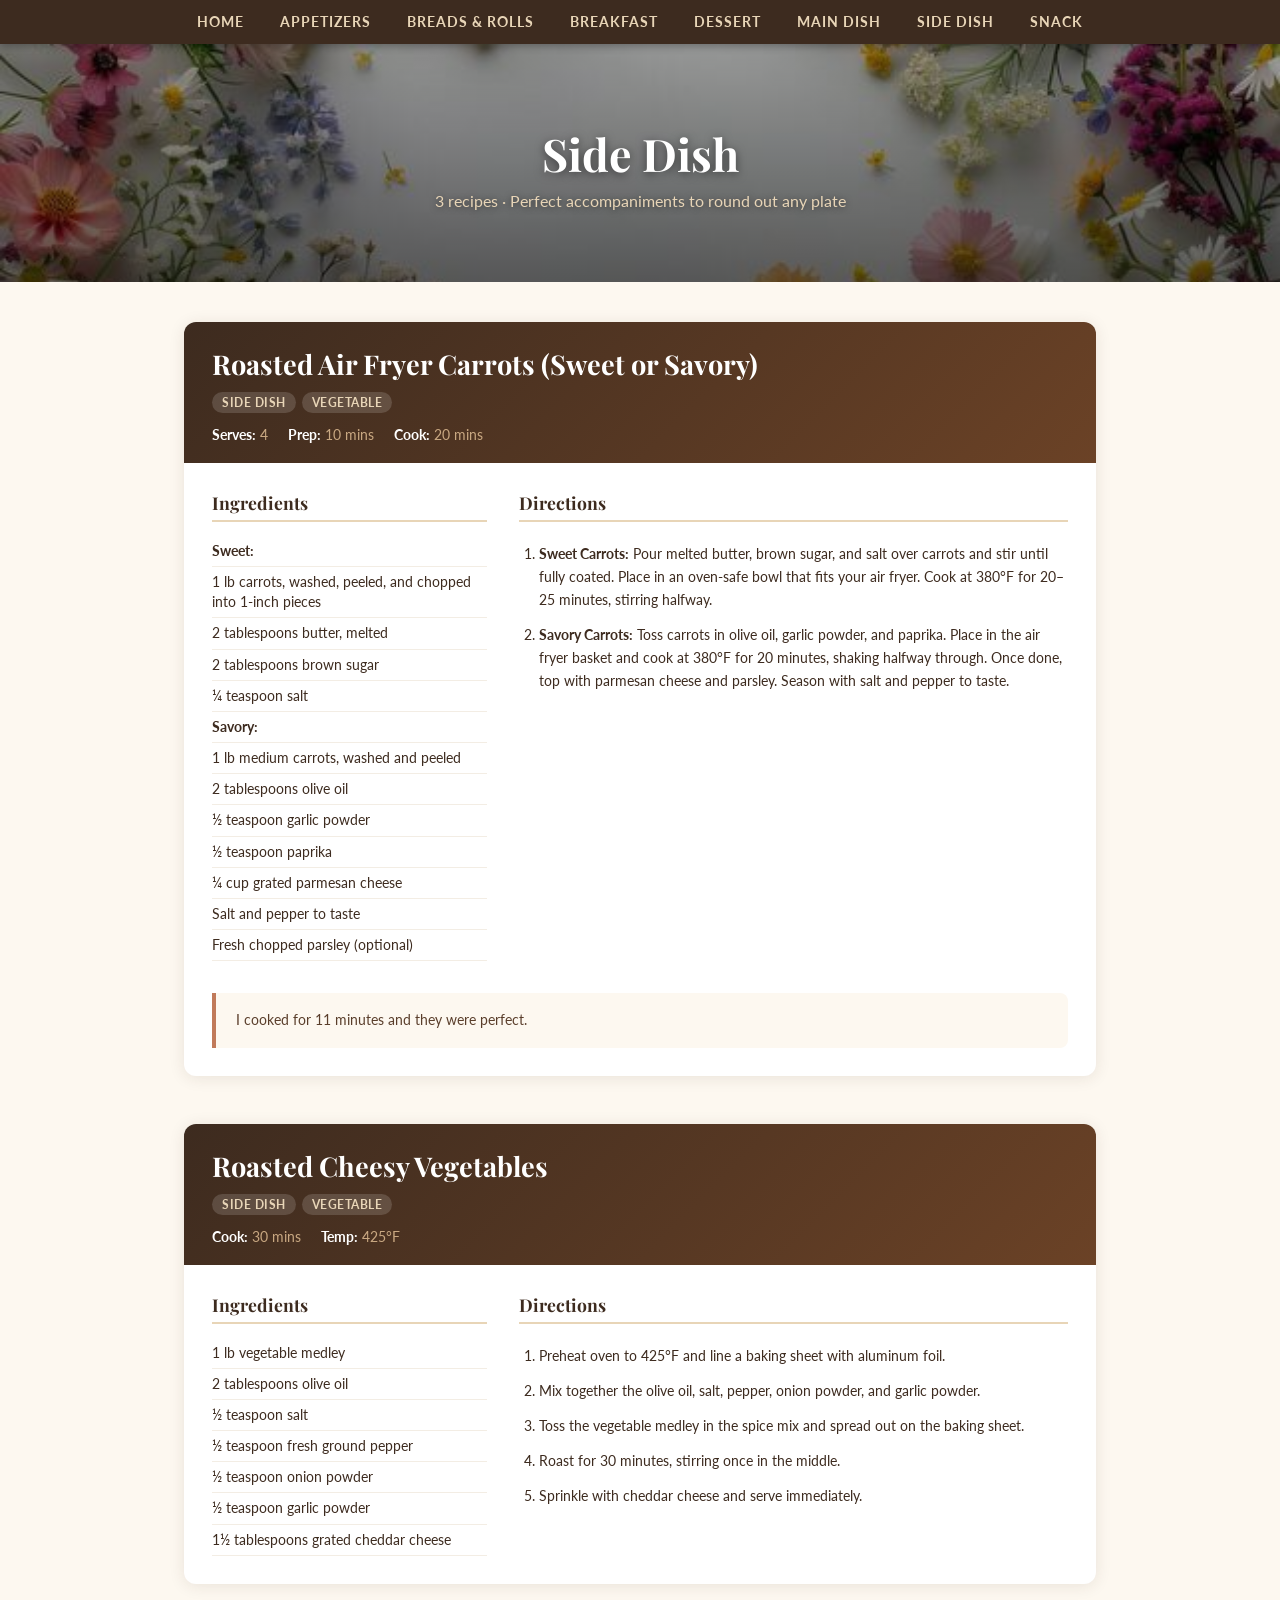
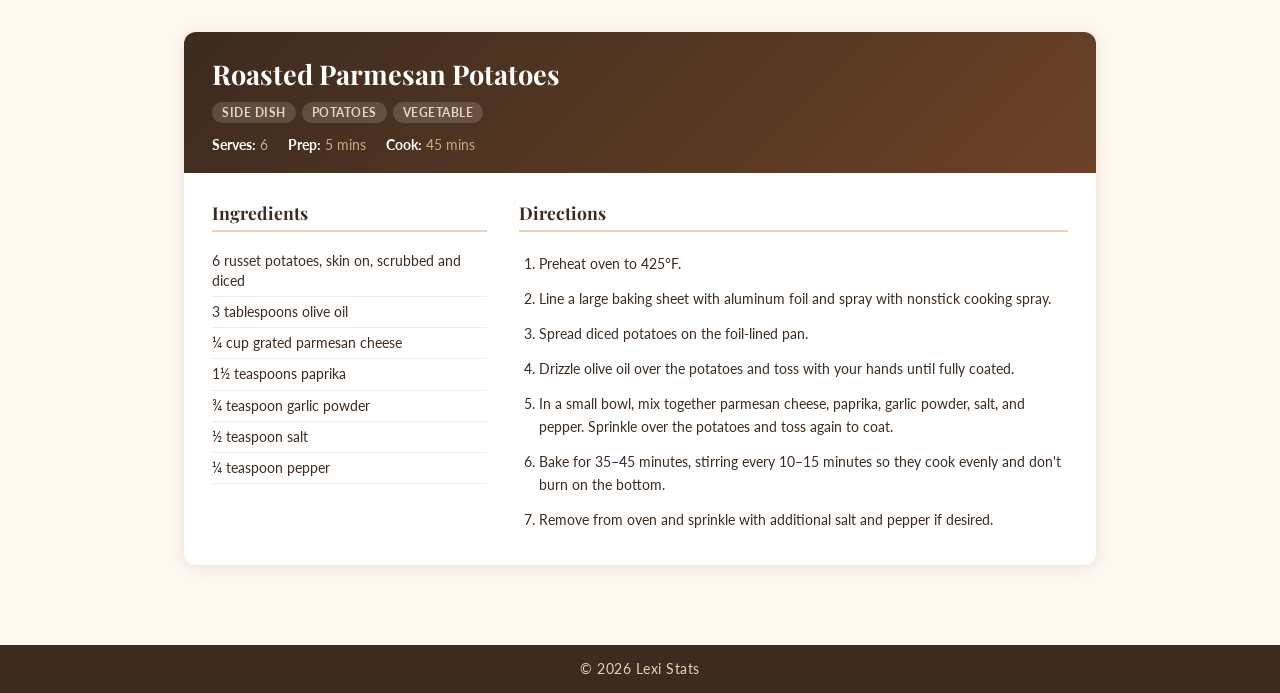
<file: startbootstrap-clean-blog-gh-pages/startbootstrap-clean-blog-gh-pages/Cookbook/SideDish.html>
<!DOCTYPE html>
<html lang="en">
<head>
    <meta charset="UTF-8">
    <meta name="viewport" content="width=device-width, initial-scale=1.0">
    <title>Side Dish – Mom's Cookbook</title>
    <link rel="stylesheet" type="text/css" href="../css/myStyles.css">
</head>
<body>

    <nav>
        <a href="../fromScratch.html">Home</a>
        <a href="Appetizers.html">Appetizers</a>
        <a href="BreadsandRolls.html">Breads &amp; Rolls</a>
        <a href="Breakfast.html">Breakfast</a>
        <a href="Dessert.html">Dessert</a>
        <a href="MainDish.html">Main Dish</a>
        <a href="#">Side Dish</a>
        <a href="Snack.html">Snack</a>
    </nav>

    <div class="category-header">
        <h1>Side Dish</h1>
        <p>3 recipes · Perfect accompaniments to round out any plate</p>
    </div>

    <div class="recipe-list">

        <!-- Roasted Air Fryer Carrots -->
        <div class="recipe-card">
            <div class="recipe-card-header">
                <h2>Roasted Air Fryer Carrots (Sweet or Savory)</h2>
                <div class="recipe-tags">
                    <span class="tag">Side Dish</span>
                    <span class="tag">Vegetable</span>
                </div>
                <div class="recipe-meta">
                    <span><strong>Serves:</strong> 4</span>
                    <span><strong>Prep:</strong> 10 mins</span>
                    <span><strong>Cook:</strong> 20 mins</span>
                </div>
            </div>
            <div class="recipe-body">
                <div class="recipe-ingredients">
                    <h3>Ingredients</h3>
                    <ul>
                        <li><strong>Sweet:</strong></li>
                        <li>1 lb carrots, washed, peeled, and chopped into 1-inch pieces</li>
                        <li>2 tablespoons butter, melted</li>
                        <li>2 tablespoons brown sugar</li>
                        <li>¼ teaspoon salt</li>
                        <li><strong>Savory:</strong></li>
                        <li>1 lb medium carrots, washed and peeled</li>
                        <li>2 tablespoons olive oil</li>
                        <li>½ teaspoon garlic powder</li>
                        <li>½ teaspoon paprika</li>
                        <li>¼ cup grated parmesan cheese</li>
                        <li>Salt and pepper to taste</li>
                        <li>Fresh chopped parsley (optional)</li>
                    </ul>
                </div>
                <div class="recipe-directions">
                    <h3>Directions</h3>
                    <ol>
                        <li><strong>Sweet Carrots:</strong> Pour melted butter, brown sugar, and salt over carrots and stir until fully coated. Place in an oven-safe bowl that fits your air fryer. Cook at 380°F for 20–25 minutes, stirring halfway.</li>
                        <li><strong>Savory Carrots:</strong> Toss carrots in olive oil, garlic powder, and paprika. Place in the air fryer basket and cook at 380°F for 20 minutes, shaking halfway through. Once done, top with parmesan cheese and parsley. Season with salt and pepper to taste.</li>
                    </ol>
                </div>
                <div class="recipe-notes">
                    <p>I cooked for 11 minutes and they were perfect.</p>
                </div>
            </div>
        </div>

        <!-- Roasted Cheesy Vegetables -->
        <div class="recipe-card">
            <div class="recipe-card-header">
                <h2>Roasted Cheesy Vegetables</h2>
                <div class="recipe-tags">
                    <span class="tag">Side Dish</span>
                    <span class="tag">Vegetable</span>
                </div>
                <div class="recipe-meta">
                    <span><strong>Cook:</strong> 30 mins</span>
                    <span><strong>Temp:</strong> 425°F</span>
                </div>
            </div>
            <div class="recipe-body">
                <div class="recipe-ingredients">
                    <h3>Ingredients</h3>
                    <ul>
                        <li>1 lb vegetable medley</li>
                        <li>2 tablespoons olive oil</li>
                        <li>½ teaspoon salt</li>
                        <li>½ teaspoon fresh ground pepper</li>
                        <li>½ teaspoon onion powder</li>
                        <li>½ teaspoon garlic powder</li>
                        <li>1½ tablespoons grated cheddar cheese</li>
                    </ul>
                </div>
                <div class="recipe-directions">
                    <h3>Directions</h3>
                    <ol>
                        <li>Preheat oven to 425°F and line a baking sheet with aluminum foil.</li>
                        <li>Mix together the olive oil, salt, pepper, onion powder, and garlic powder.</li>
                        <li>Toss the vegetable medley in the spice mix and spread out on the baking sheet.</li>
                        <li>Roast for 30 minutes, stirring once in the middle.</li>
                        <li>Sprinkle with cheddar cheese and serve immediately.</li>
                    </ol>
                </div>
            </div>
        </div>

        <!-- Roasted Parmesan Potatoes -->
        <div class="recipe-card">
            <div class="recipe-card-header">
                <h2>Roasted Parmesan Potatoes</h2>
                <div class="recipe-tags">
                    <span class="tag">Side Dish</span>
                    <span class="tag">Potatoes</span>
                    <span class="tag">Vegetable</span>
                </div>
                <div class="recipe-meta">
                    <span><strong>Serves:</strong> 6</span>
                    <span><strong>Prep:</strong> 5 mins</span>
                    <span><strong>Cook:</strong> 45 mins</span>
                </div>
            </div>
            <div class="recipe-body">
                <div class="recipe-ingredients">
                    <h3>Ingredients</h3>
                    <ul>
                        <li>6 russet potatoes, skin on, scrubbed and diced</li>
                        <li>3 tablespoons olive oil</li>
                        <li>¼ cup grated parmesan cheese</li>
                        <li>1½ teaspoons paprika</li>
                        <li>¾ teaspoon garlic powder</li>
                        <li>½ teaspoon salt</li>
                        <li>¼ teaspoon pepper</li>
                    </ul>
                </div>
                <div class="recipe-directions">
                    <h3>Directions</h3>
                    <ol>
                        <li>Preheat oven to 425°F.</li>
                        <li>Line a large baking sheet with aluminum foil and spray with nonstick cooking spray.</li>
                        <li>Spread diced potatoes on the foil-lined pan.</li>
                        <li>Drizzle olive oil over the potatoes and toss with your hands until fully coated.</li>
                        <li>In a small bowl, mix together parmesan cheese, paprika, garlic powder, salt, and pepper. Sprinkle over the potatoes and toss again to coat.</li>
                        <li>Bake for 35–45 minutes, stirring every 10–15 minutes so they cook evenly and don't burn on the bottom.</li>
                        <li>Remove from oven and sprinkle with additional salt and pepper if desired.</li>
                    </ol>
                </div>
            </div>
        </div>

    </div>

    <div class="footer">
        &copy; 2026 Lexi Stats
    </div>

</body>
</html>
</file>
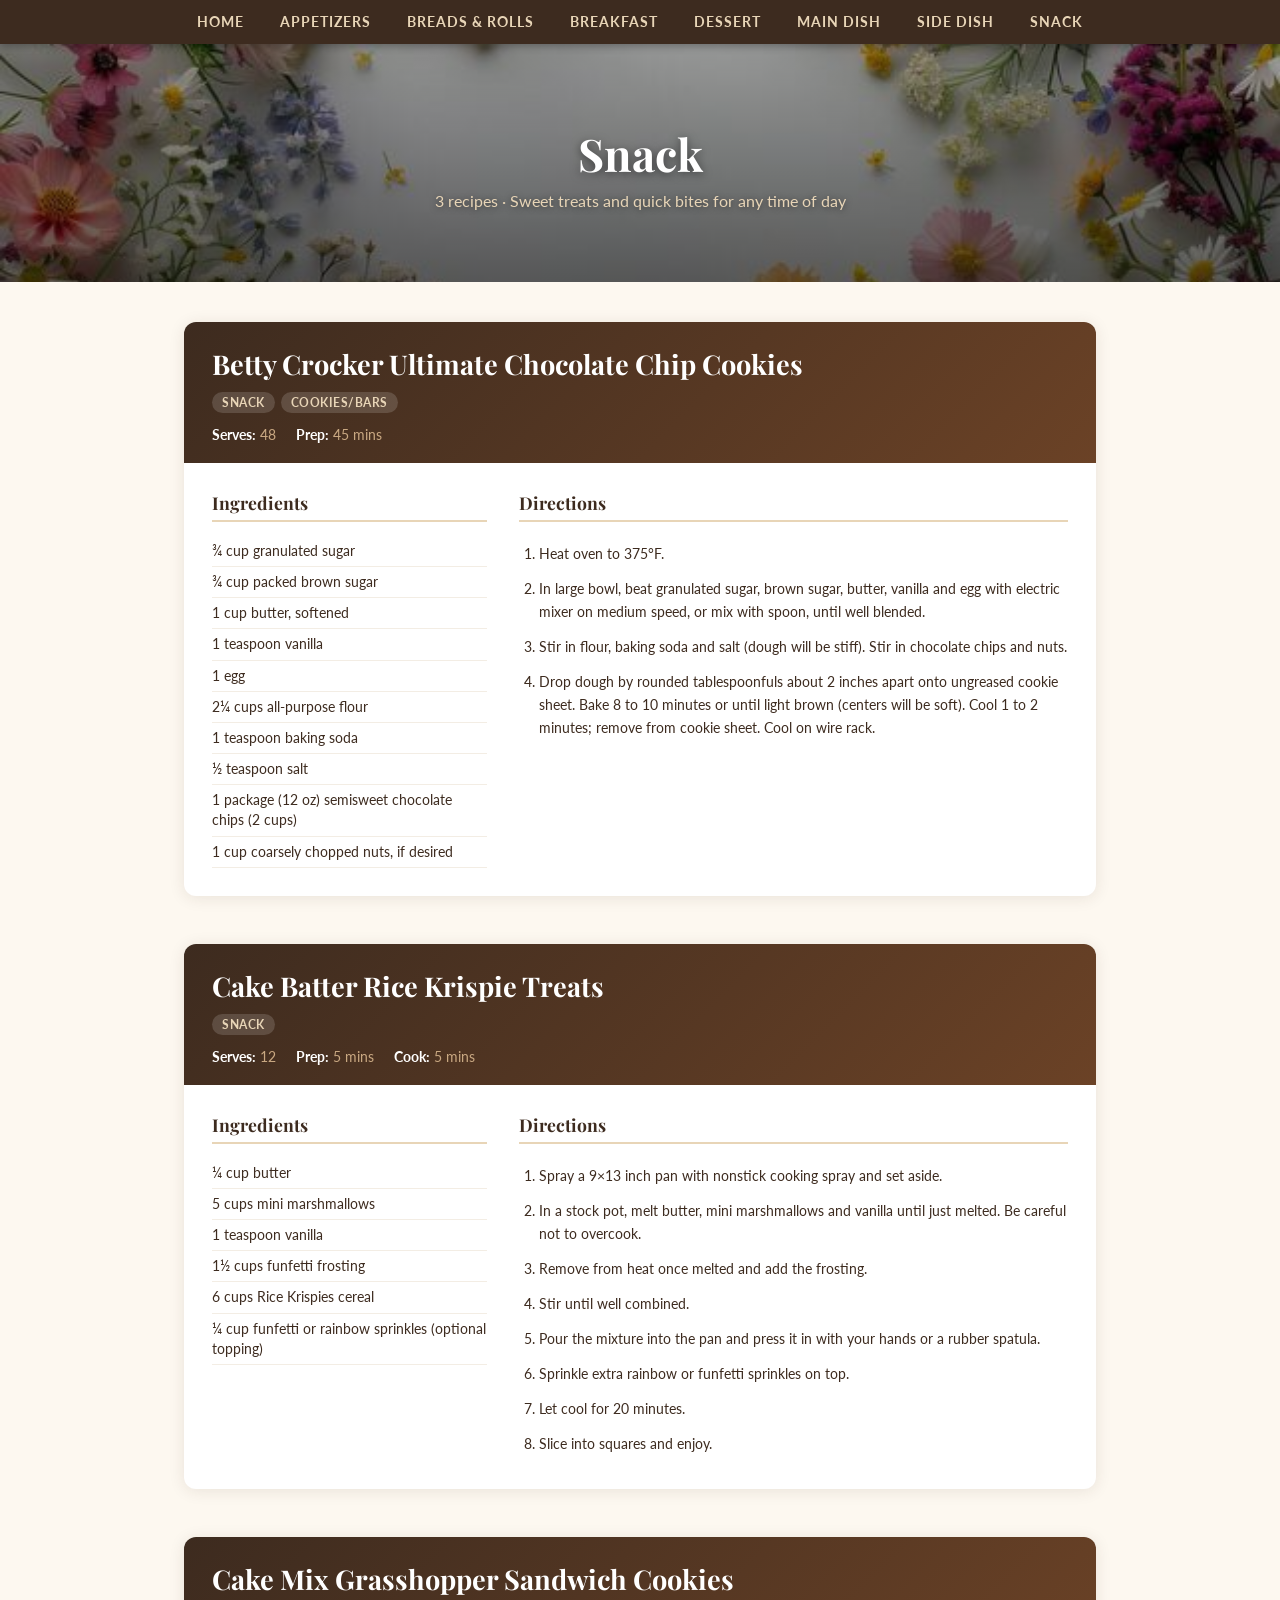
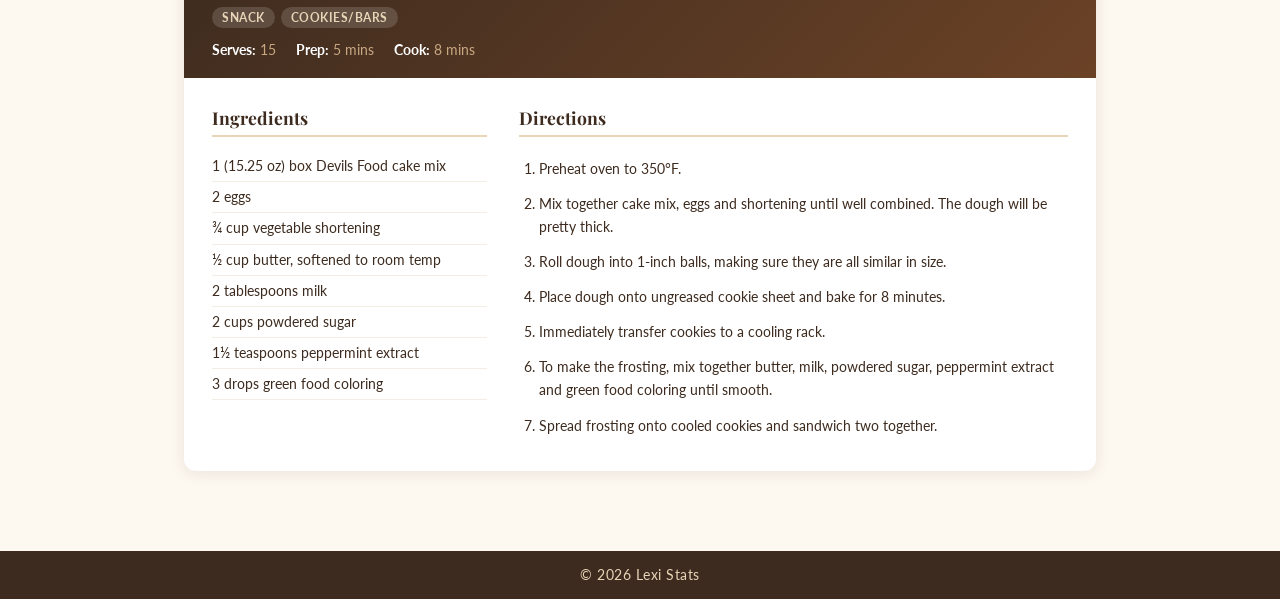
<file: startbootstrap-clean-blog-gh-pages/startbootstrap-clean-blog-gh-pages/Cookbook/Snack.html>
<!DOCTYPE html>
<html lang="en">
<head>
    <meta charset="UTF-8">
    <meta name="viewport" content="width=device-width, initial-scale=1.0">
    <title>Snack – Mom's Cookbook</title>
    <link rel="stylesheet" type="text/css" href="../css/myStyles.css">
</head>
<body>

    <nav>
        <a href="../fromScratch.html">Home</a>
        <a href="Appetizers.html">Appetizers</a>
        <a href="BreadsandRolls.html">Breads &amp; Rolls</a>
        <a href="Breakfast.html">Breakfast</a>
        <a href="Dessert.html">Dessert</a>
        <a href="MainDish.html">Main Dish</a>
        <a href="SideDish.html">Side Dish</a>
        <a href="#">Snack</a>
    </nav>

    <div class="category-header">
        <h1>Snack</h1>
        <p>3 recipes · Sweet treats and quick bites for any time of day</p>
    </div>

    <div class="recipe-list">

        <!-- Betty Crocker Ultimate Chocolate Chip Cookies -->
        <div class="recipe-card">
            <div class="recipe-card-header">
                <h2>Betty Crocker Ultimate Chocolate Chip Cookies</h2>
                <div class="recipe-tags">
                    <span class="tag">Snack</span>
                    <span class="tag">Cookies/Bars</span>
                </div>
                <div class="recipe-meta">
                    <span><strong>Serves:</strong> 48</span>
                    <span><strong>Prep:</strong> 45 mins</span>
                </div>
            </div>
            <div class="recipe-body">
                <div class="recipe-ingredients">
                    <h3>Ingredients</h3>
                    <ul>
                        <li>¾ cup granulated sugar</li>
                        <li>¾ cup packed brown sugar</li>
                        <li>1 cup butter, softened</li>
                        <li>1 teaspoon vanilla</li>
                        <li>1 egg</li>
                        <li>2¼ cups all-purpose flour</li>
                        <li>1 teaspoon baking soda</li>
                        <li>½ teaspoon salt</li>
                        <li>1 package (12 oz) semisweet chocolate chips (2 cups)</li>
                        <li>1 cup coarsely chopped nuts, if desired</li>
                    </ul>
                </div>
                <div class="recipe-directions">
                    <h3>Directions</h3>
                    <ol>
                        <li>Heat oven to 375°F.</li>
                        <li>In large bowl, beat granulated sugar, brown sugar, butter, vanilla and egg with electric mixer on medium speed, or mix with spoon, until well blended.</li>
                        <li>Stir in flour, baking soda and salt (dough will be stiff). Stir in chocolate chips and nuts.</li>
                        <li>Drop dough by rounded tablespoonfuls about 2 inches apart onto ungreased cookie sheet. Bake 8 to 10 minutes or until light brown (centers will be soft). Cool 1 to 2 minutes; remove from cookie sheet. Cool on wire rack.</li>
                    </ol>
                </div>
            </div>
        </div>

        <!-- Cake Batter Rice Krispie Treats -->
        <div class="recipe-card">
            <div class="recipe-card-header">
                <h2>Cake Batter Rice Krispie Treats</h2>
                <div class="recipe-tags">
                    <span class="tag">Snack</span>
                </div>
                <div class="recipe-meta">
                    <span><strong>Serves:</strong> 12</span>
                    <span><strong>Prep:</strong> 5 mins</span>
                    <span><strong>Cook:</strong> 5 mins</span>
                </div>
            </div>
            <div class="recipe-body">
                <div class="recipe-ingredients">
                    <h3>Ingredients</h3>
                    <ul>
                        <li>¼ cup butter</li>
                        <li>5 cups mini marshmallows</li>
                        <li>1 teaspoon vanilla</li>
                        <li>1½ cups funfetti frosting</li>
                        <li>6 cups Rice Krispies cereal</li>
                        <li>¼ cup funfetti or rainbow sprinkles (optional topping)</li>
                    </ul>
                </div>
                <div class="recipe-directions">
                    <h3>Directions</h3>
                    <ol>
                        <li>Spray a 9×13 inch pan with nonstick cooking spray and set aside.</li>
                        <li>In a stock pot, melt butter, mini marshmallows and vanilla until just melted. Be careful not to overcook.</li>
                        <li>Remove from heat once melted and add the frosting.</li>
                        <li>Stir until well combined.</li>
                        <li>Pour the mixture into the pan and press it in with your hands or a rubber spatula.</li>
                        <li>Sprinkle extra rainbow or funfetti sprinkles on top.</li>
                        <li>Let cool for 20 minutes.</li>
                        <li>Slice into squares and enjoy.</li>
                    </ol>
                </div>
            </div>
        </div>

        <!-- Cake Mix Grasshopper Sandwich Cookies -->
        <div class="recipe-card">
            <div class="recipe-card-header">
                <h2>Cake Mix Grasshopper Sandwich Cookies</h2>
                <div class="recipe-tags">
                    <span class="tag">Snack</span>
                    <span class="tag">Cookies/Bars</span>
                </div>
                <div class="recipe-meta">
                    <span><strong>Serves:</strong> 15</span>
                    <span><strong>Prep:</strong> 5 mins</span>
                    <span><strong>Cook:</strong> 8 mins</span>
                </div>
            </div>
            <div class="recipe-body">
                <div class="recipe-ingredients">
                    <h3>Ingredients</h3>
                    <ul>
                        <li>1 (15.25 oz) box Devils Food cake mix</li>
                        <li>2 eggs</li>
                        <li>¾ cup vegetable shortening</li>
                        <li>½ cup butter, softened to room temp</li>
                        <li>2 tablespoons milk</li>
                        <li>2 cups powdered sugar</li>
                        <li>1½ teaspoons peppermint extract</li>
                        <li>3 drops green food coloring</li>
                    </ul>
                </div>
                <div class="recipe-directions">
                    <h3>Directions</h3>
                    <ol>
                        <li>Preheat oven to 350°F.</li>
                        <li>Mix together cake mix, eggs and shortening until well combined. The dough will be pretty thick.</li>
                        <li>Roll dough into 1-inch balls, making sure they are all similar in size.</li>
                        <li>Place dough onto ungreased cookie sheet and bake for 8 minutes.</li>
                        <li>Immediately transfer cookies to a cooling rack.</li>
                        <li>To make the frosting, mix together butter, milk, powdered sugar, peppermint extract and green food coloring until smooth.</li>
                        <li>Spread frosting onto cooled cookies and sandwich two together.</li>
                    </ol>
                </div>
            </div>
        </div>

    </div>

    <div class="footer">
        &copy; 2026 Lexi Stats
    </div>

</body>
</html>
</file>
<file: startbootstrap-clean-blog-gh-pages/startbootstrap-clean-blog-gh-pages/css/myStyles.css>
@import url('https://fonts.googleapis.com/css2?family=Playfair+Display:ital,wght@0,400;0,700;1,400&family=Lato:wght@300;400;700&display=swap');

/* ── Reset & Base ── */
*, *::before, *::after {
    box-sizing: border-box;
}

body {
    margin: 0;
    padding: 0;
    background-color: #FDF8F0;
    color: #3D2B1F;
    font-family: 'Lato', sans-serif;
}

/* ── Header / Hero ── */
.header {
    padding: 0;
}

.header-image {
    background-image: url('../images/wildflowers.jpeg');
    height: 480px;
    background-size: cover;
    background-position: center top;
    position: relative;
    display: flex;
    align-items: center;
    justify-content: center;
}

.header-image::before {
    content: '';
    position: absolute;
    inset: 0;
    background: linear-gradient(to bottom, rgba(0,0,0,0.25) 0%, rgba(0,0,0,0.55) 100%);
}

.header-image h1 {
    position: relative;
    font-family: 'Playfair Display', serif;
    font-size: 3.5rem;
    font-weight: 700;
    color: #fff;
    letter-spacing: 2px;
    text-shadow: 0 2px 8px rgba(0,0,0,0.4);
    margin: 0;
}

/* ── Navigation ── */
nav {
    background-color: #3D2B1F;
    padding: 0;
    display: flex;
    justify-content: center;
    flex-wrap: wrap;
    position: sticky;
    top: 0;
    z-index: 100;
    box-shadow: 0 2px 8px rgba(0,0,0,0.3);
}

nav a {
    padding: 14px 18px;
    color: #E8D5B7;
    text-decoration: none;
    font-family: 'Lato', sans-serif;
    font-size: 0.85rem;
    font-weight: 700;
    letter-spacing: 1px;
    text-transform: uppercase;
    transition: background-color 0.2s, color 0.2s;
}

nav a:hover {
    background-color: #C17A5A;
    color: #fff;
}

/* ── Main Content ── */
.mainbody {
    max-width: 1100px;
    margin: 0 auto;
    padding: 50px 30px 80px;
    text-align: center;
}

.mainbody > h2:first-child {
    margin-top: 0;
}

.section-intro {
    font-family: 'Playfair Display', serif;
    font-size: 1.1rem;
    font-style: italic;
    color: #7A5C48;
    margin-bottom: 40px;
}

/* ── Category Cards Grid ── */
.card-grid {
    display: grid;
    grid-template-columns: repeat(auto-fill, minmax(260px, 1fr));
    gap: 28px;
    margin-top: 10px;
}

.card {
    background: #fff;
    border-radius: 10px;
    box-shadow: 0 2px 12px rgba(61,43,31,0.10);
    overflow: hidden;
    text-decoration: none;
    color: inherit;
    transition: transform 0.2s, box-shadow 0.2s;
    display: flex;
    flex-direction: column;
}

.card:hover {
    transform: translateY(-4px);
    box-shadow: 0 8px 24px rgba(61,43,31,0.18);
}

.card-img {
    width: 100%;
    height: 180px;
    object-fit: cover;
    background-color: #E8D5B7;
    display: block;
}

.card-img-placeholder {
    width: 100%;
    height: 180px;
    background: linear-gradient(135deg, #E8D5B7 0%, #C17A5A22 100%);
    display: flex;
    align-items: center;
    justify-content: center;
    font-size: 3rem;
}

.card-body {
    padding: 20px;
    flex: 1;
    display: flex;
    flex-direction: column;
    align-items: center;
}

.card-body h2 {
    font-family: 'Playfair Display', serif;
    font-size: 1.4rem;
    font-weight: 700;
    color: #3D2B1F;
    margin: 0 0 8px;
}

.card-body p {
    font-size: 0.9rem;
    color: #7A5C48;
    margin: 0;
    line-height: 1.5;
}

.card-link {
    margin-top: auto;
    padding-top: 14px;
    font-size: 0.8rem;
    font-weight: 700;
    letter-spacing: 1px;
    text-transform: uppercase;
    color: #C17A5A;
}

/* ── Page Title above grid ── */
.page-heading {
    font-family: 'Playfair Display', serif;
    font-size: 2.2rem;
    font-weight: 700;
    color: #3D2B1F;
    margin: 0 0 8px;
}

.divider {
    width: 60px;
    height: 3px;
    background-color: #C17A5A;
    border: none;
    margin: 0 auto 16px;
    border-radius: 2px;
}

/* ── Footer ── */
.footer {
    background-color: #3D2B1F;
    color: #E8D5B7;
    text-align: center;
    padding: 16px;
    font-family: 'Lato', sans-serif;
    font-size: 0.85rem;
    letter-spacing: 0.5px;
}

/* ── Category Page Header ── */
.category-header {
    position: relative;
    background-image: url('../images/wildflowers.jpeg');
    background-size: cover;
    background-position: center;
    color: #E8D5B7;
    text-align: center;
    padding: 80px 20px 72px;
    display: flex;
    flex-direction: column;
    align-items: center;
    justify-content: center;
}

.category-header::before {
    content: '';
    position: absolute;
    inset: 0;
    background: linear-gradient(to bottom, rgba(0,0,0,0.35) 0%, rgba(0,0,0,0.62) 100%);
}

.category-header h1,
.category-header p {
    position: relative;
}

.category-header h1 {
    font-family: 'Playfair Display', serif;
    font-size: 2.8rem;
    margin: 0 0 8px;
    color: #fff;
    text-shadow: 0 2px 10px rgba(0,0,0,0.5);
}

.category-header p {
    font-family: 'Lato', sans-serif;
    font-size: 1rem;
    color: #E8D5B7;
    margin: 0;
    text-shadow: 0 1px 6px rgba(0,0,0,0.5);
}

/* ── Recipe List Container ── */
.recipe-list {
    max-width: 960px;
    margin: 0 auto;
    padding: 40px 24px 80px;
    display: flex;
    flex-direction: column;
    gap: 48px;
}

/* ── Individual Recipe Card ── */
.recipe-card {
    background: #fff;
    border-radius: 12px;
    box-shadow: 0 2px 16px rgba(61,43,31,0.10);
    overflow: hidden;
}

.recipe-card-header {
    background: linear-gradient(135deg, #3D2B1F 0%, #6B4226 100%);
    padding: 24px 28px 20px;
}

.recipe-card-header h2 {
    font-family: 'Playfair Display', serif;
    font-size: 1.7rem;
    color: #fff;
    margin: 0 0 10px;
}

.recipe-tags {
    display: flex;
    flex-wrap: wrap;
    gap: 6px;
    margin-bottom: 14px;
}

.tag {
    background-color: rgba(255,255,255,0.15);
    color: #E8D5B7;
    font-family: 'Lato', sans-serif;
    font-size: 0.75rem;
    font-weight: 700;
    letter-spacing: 0.5px;
    text-transform: uppercase;
    padding: 3px 10px;
    border-radius: 20px;
}

.recipe-meta {
    display: flex;
    flex-wrap: wrap;
    gap: 20px;
}

.recipe-meta span {
    font-family: 'Lato', sans-serif;
    font-size: 0.85rem;
    color: #C9A882;
}

.recipe-meta span strong {
    color: #fff;
}

/* ── Recipe Body ── */
.recipe-body {
    padding: 28px;
    display: grid;
    grid-template-columns: 1fr 2fr;
    gap: 32px;
}

@media (max-width: 640px) {
    .recipe-body {
        grid-template-columns: 1fr;
    }
}

.recipe-ingredients h3,
.recipe-directions h3,
.recipe-notes h3 {
    font-family: 'Playfair Display', serif;
    font-size: 1.1rem;
    color: #3D2B1F;
    border-bottom: 2px solid #E8D5B7;
    padding-bottom: 6px;
    margin: 0 0 14px;
}

.recipe-ingredients ul {
    list-style: none;
    padding: 0;
    margin: 0;
}

.recipe-ingredients ul li {
    font-family: 'Lato', sans-serif;
    font-size: 0.9rem;
    color: #3D2B1F;
    padding: 5px 0;
    border-bottom: 1px solid #F3EDE4;
    line-height: 1.4;
}

.recipe-directions ol {
    padding-left: 20px;
    margin: 0;
}

.recipe-directions ol li {
    font-family: 'Lato', sans-serif;
    font-size: 0.9rem;
    color: #3D2B1F;
    padding: 6px 0;
    line-height: 1.6;
}

.recipe-notes {
    grid-column: 1 / -1;
    background: #FDF8F0;
    border-left: 4px solid #C17A5A;
    padding: 16px 20px;
    border-radius: 0 8px 8px 0;
}

.recipe-notes p {
    font-family: 'Lato', sans-serif;
    font-size: 0.88rem;
    color: #5A3E2B;
    margin: 0;
    line-height: 1.6;
}

/* ── New Home Page Sections ── */
.section-block {
    margin-top: 70px;
    text-align: center;
}

.section-title {
    font-family: 'Playfair Display', serif;
    font-size: 2rem;
    font-weight: 700;
    color: #3D2B1F;
    margin: 0 0 8px;
}

/* ── YouTube Video ── */
.video-wrapper {
    position: relative;
    max-width: 800px;
    margin: 24px auto 0;
    padding-top: 56.25%;
}

.video-wrapper iframe {
    position: absolute;
    top: 0;
    left: 0;
    width: 100%;
    height: 100%;
    border-radius: 8px;
    box-shadow: 0 4px 20px rgba(61,43,31,0.15);
}

/* ── Nested List ── */
.essentials-list {
    display: inline-block;
    text-align: left;
    font-family: 'Lato', sans-serif;
    font-size: 1rem;
    font-weight: 700;
    color: #3D2B1F;
    line-height: 2.2;
    margin-top: 16px;
}

.essentials-list ul {
    font-weight: 400;
    font-size: 0.9rem;
    color: #7A5C48;
    line-height: 1.9;
    margin: 2px 0 10px;
}

/* ── Tableau ── */
.tableau-wrapper {
    max-width: 960px;
    margin: 24px auto 0;
}

.tableau-scale-outer {
    width: 100%;
    overflow: hidden;
    position: relative;
    display: flex;
    justify-content: center;
}

.tableau-scale-inner {
    transform-origin: top center;
    flex-shrink: 0;
}

/* ── Back to Top ── */
.back-to-top {
    margin-top: 60px;
    font-family: 'Lato', sans-serif;
    font-size: 0.85rem;
    font-weight: 700;
    letter-spacing: 1px;
    text-transform: uppercase;
}

.back-to-top a {
    color: #C17A5A;
    text-decoration: none;
}

.back-to-top a:hover {
    color: #3D2B1F;
}

/* ── Game Card ── */
.game-card {
    display: inline-block;
    text-decoration: none;
    margin-top: 16px;
}

.game-card-inner {
    background: linear-gradient(135deg, #05051a 0%, #0d0d2e 100%);
    border: 2px solid rgba(0,255,255,0.4);
    border-radius: 12px;
    padding: 28px 48px;
    box-shadow: 0 0 24px rgba(0,255,255,0.12);
    transition: transform 0.2s, box-shadow 0.2s, border-color 0.2s;
}

.game-card:hover .game-card-inner {
    transform: translateY(-4px);
    box-shadow: 0 0 40px rgba(0,255,255,0.25);
    border-color: rgba(0,255,255,0.8);
}

.game-title {
    font-family: 'Playfair Display', serif;
    font-size: 1.6rem;
    font-weight: 700;
    color: #0ff;
    text-shadow: 0 0 12px rgba(0,255,255,0.6);
    margin-bottom: 8px;
}

.game-desc {
    font-family: 'Lato', sans-serif;
    font-size: 0.9rem;
    color: rgba(255,255,255,0.6);
    line-height: 1.6;
    margin-bottom: 16px;
}

.game-btn {
    font-family: 'Lato', sans-serif;
    font-size: 0.8rem;
    font-weight: 700;
    letter-spacing: 1.5px;
    text-transform: uppercase;
    color: #0ff;
}
</file>
